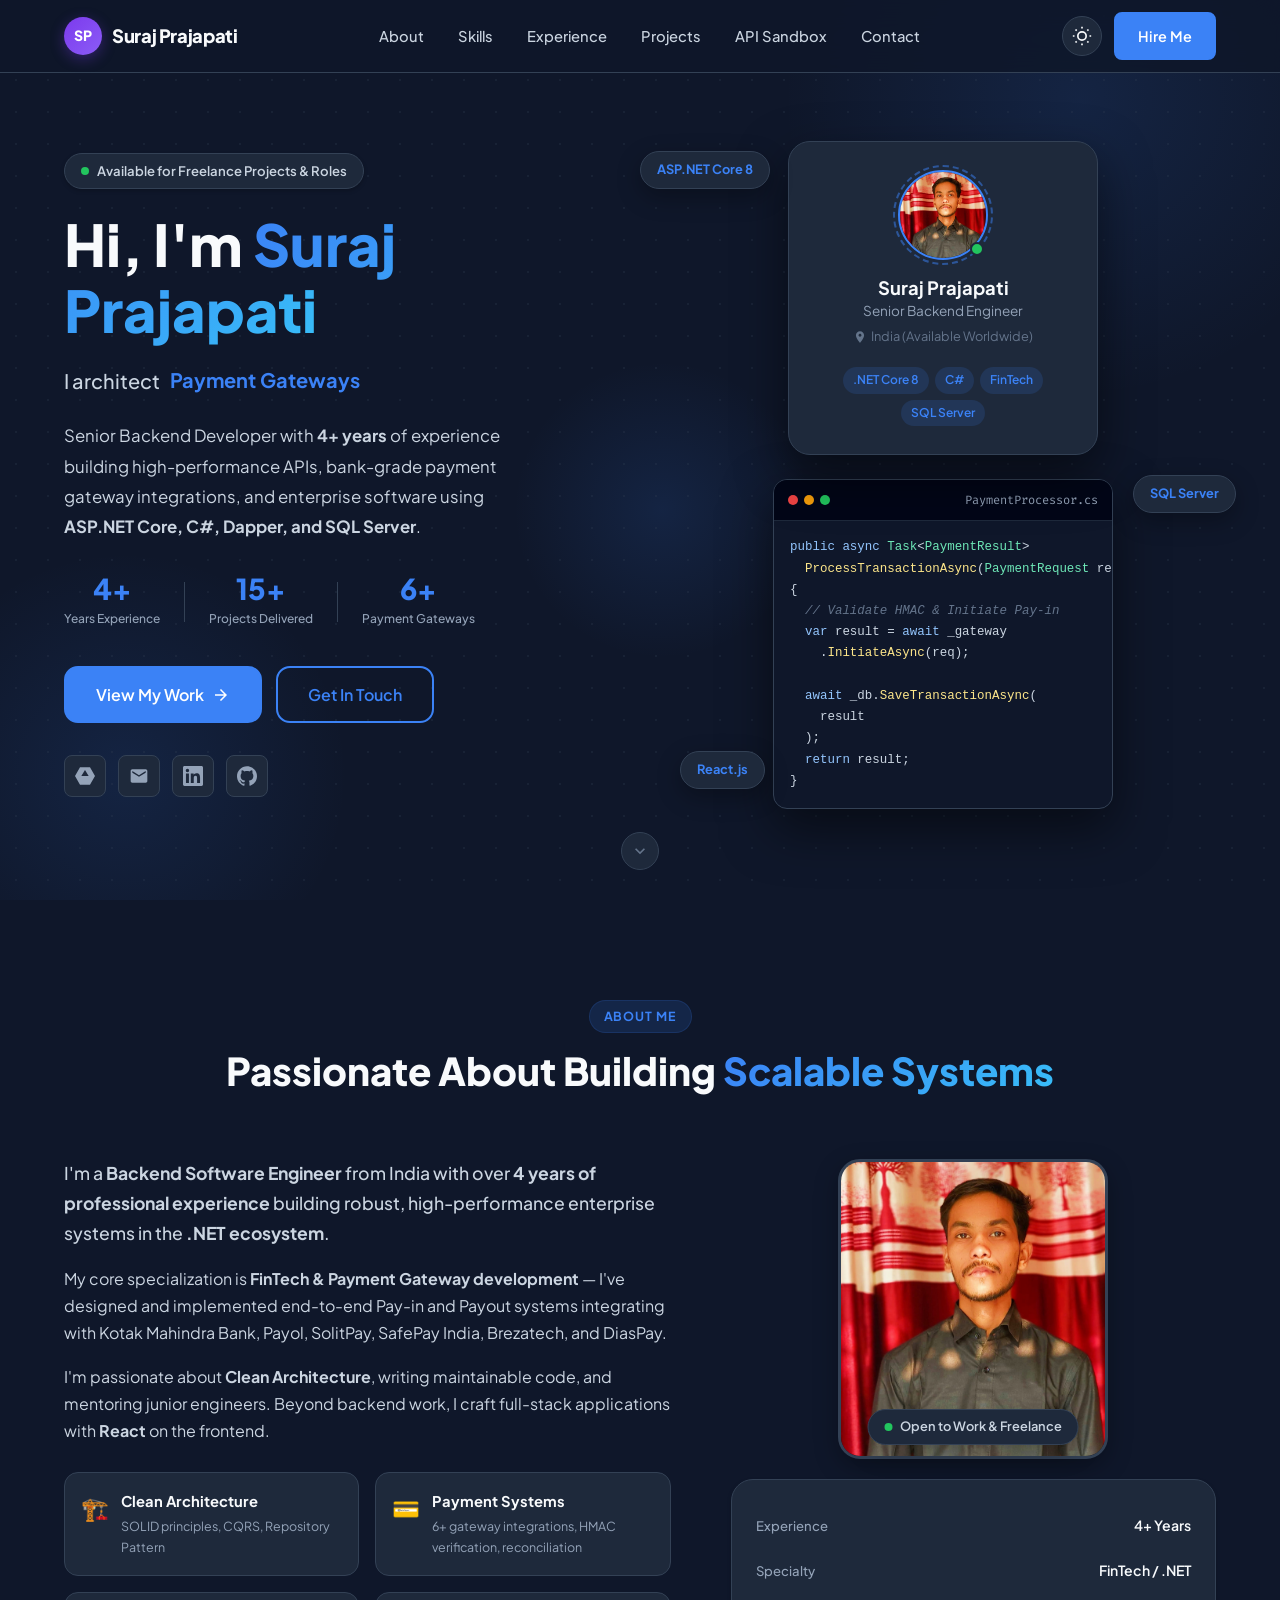
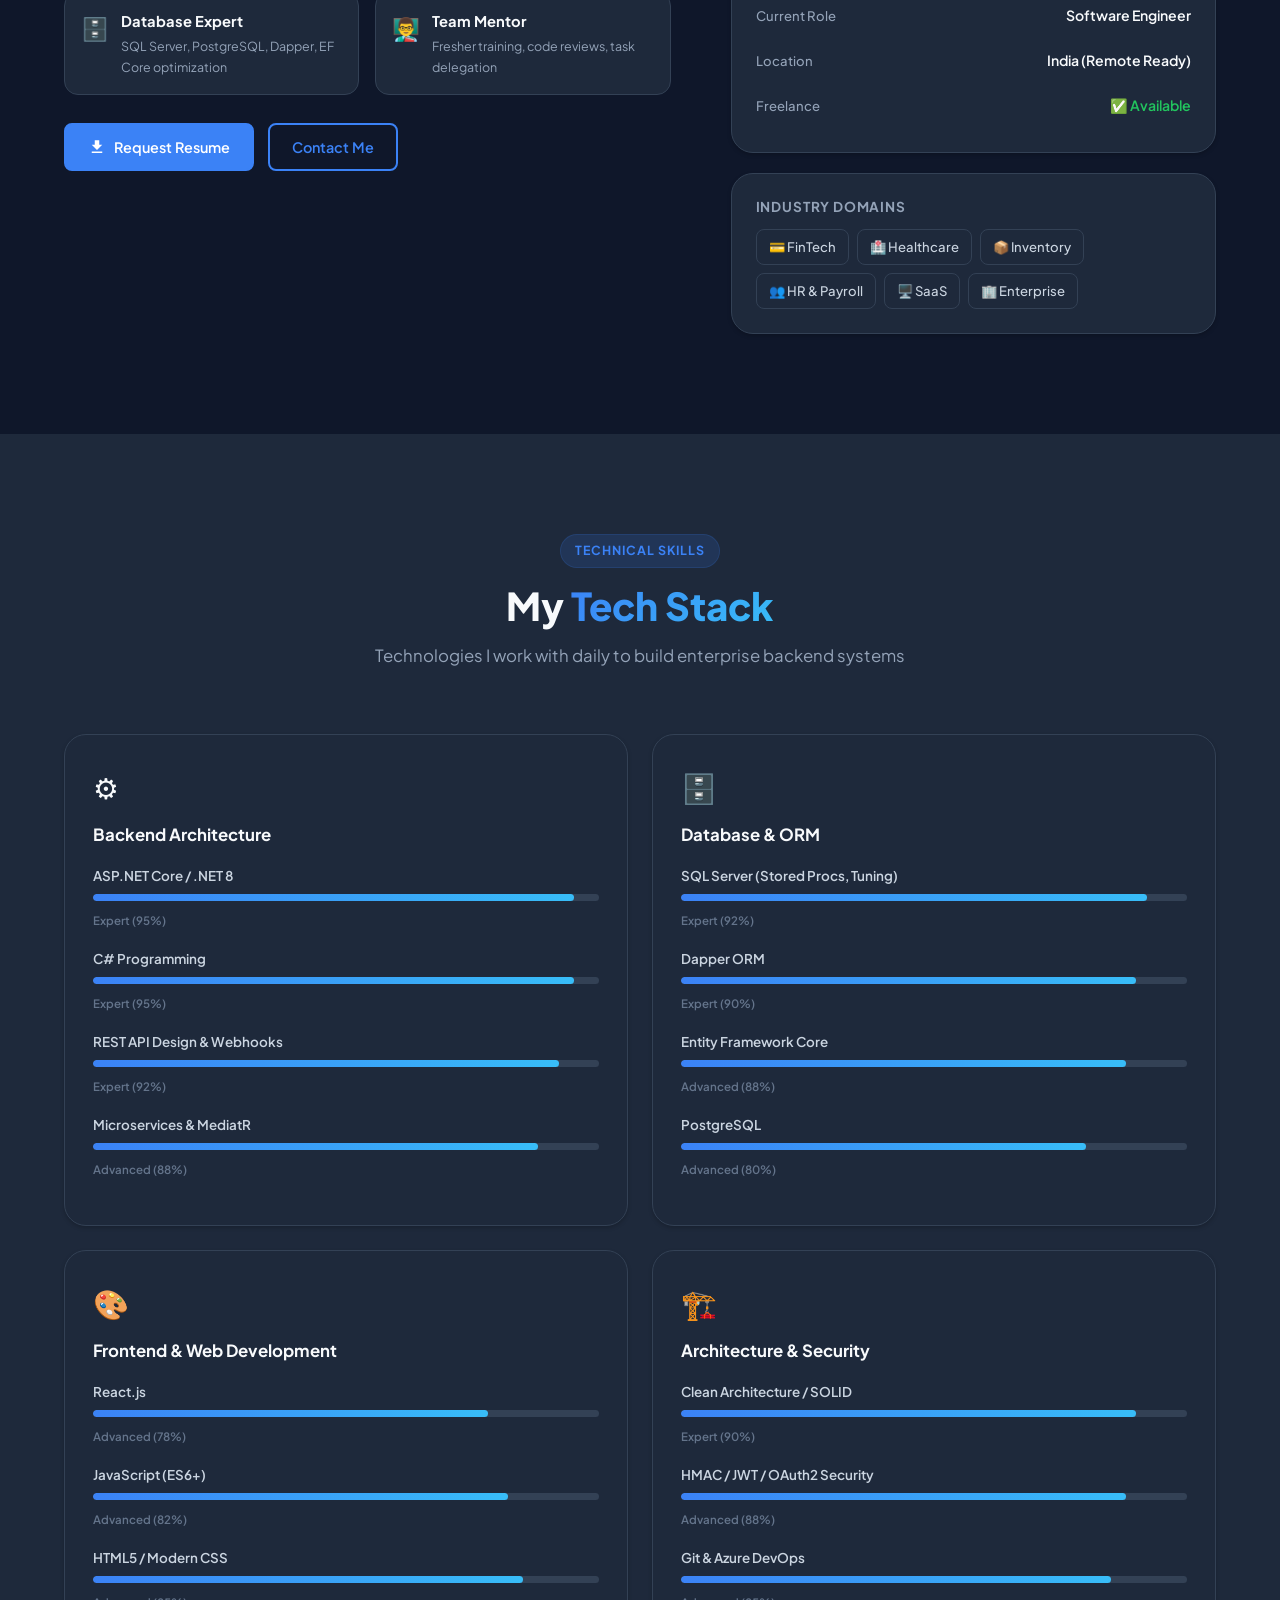
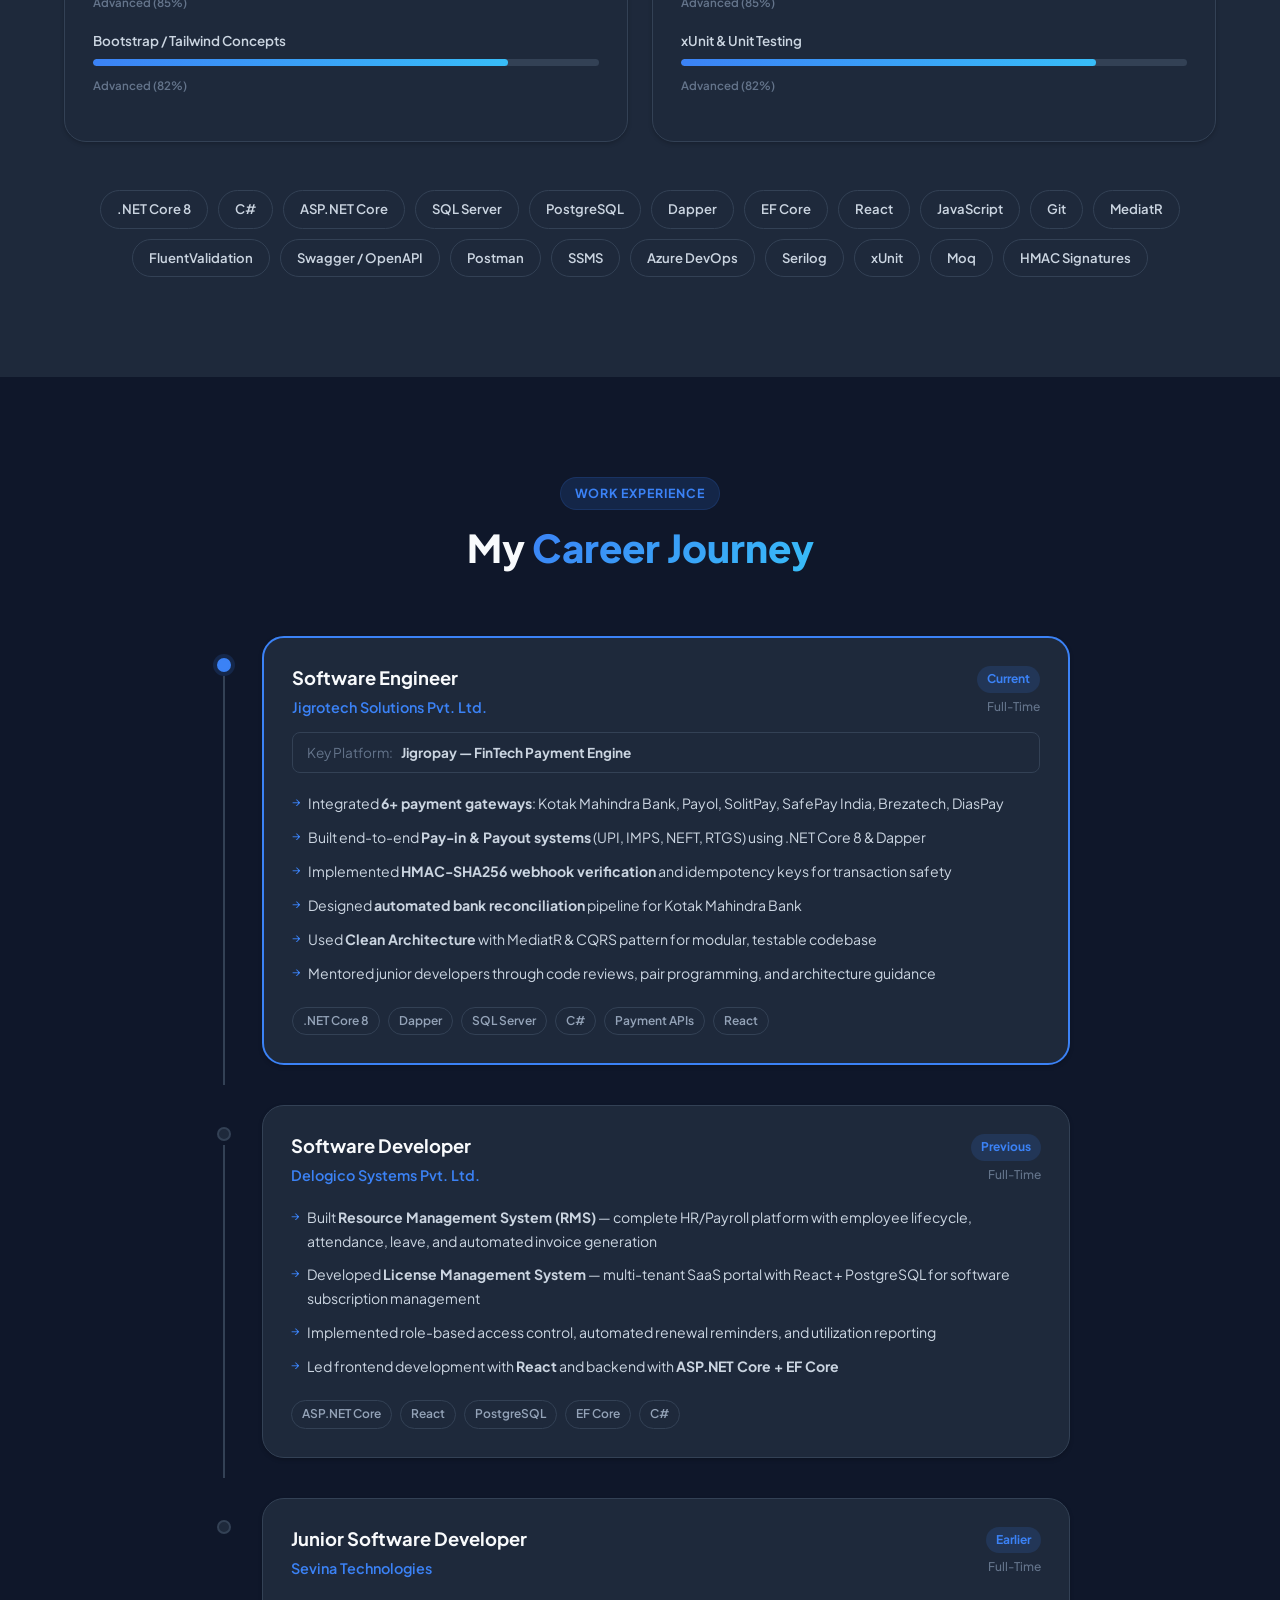
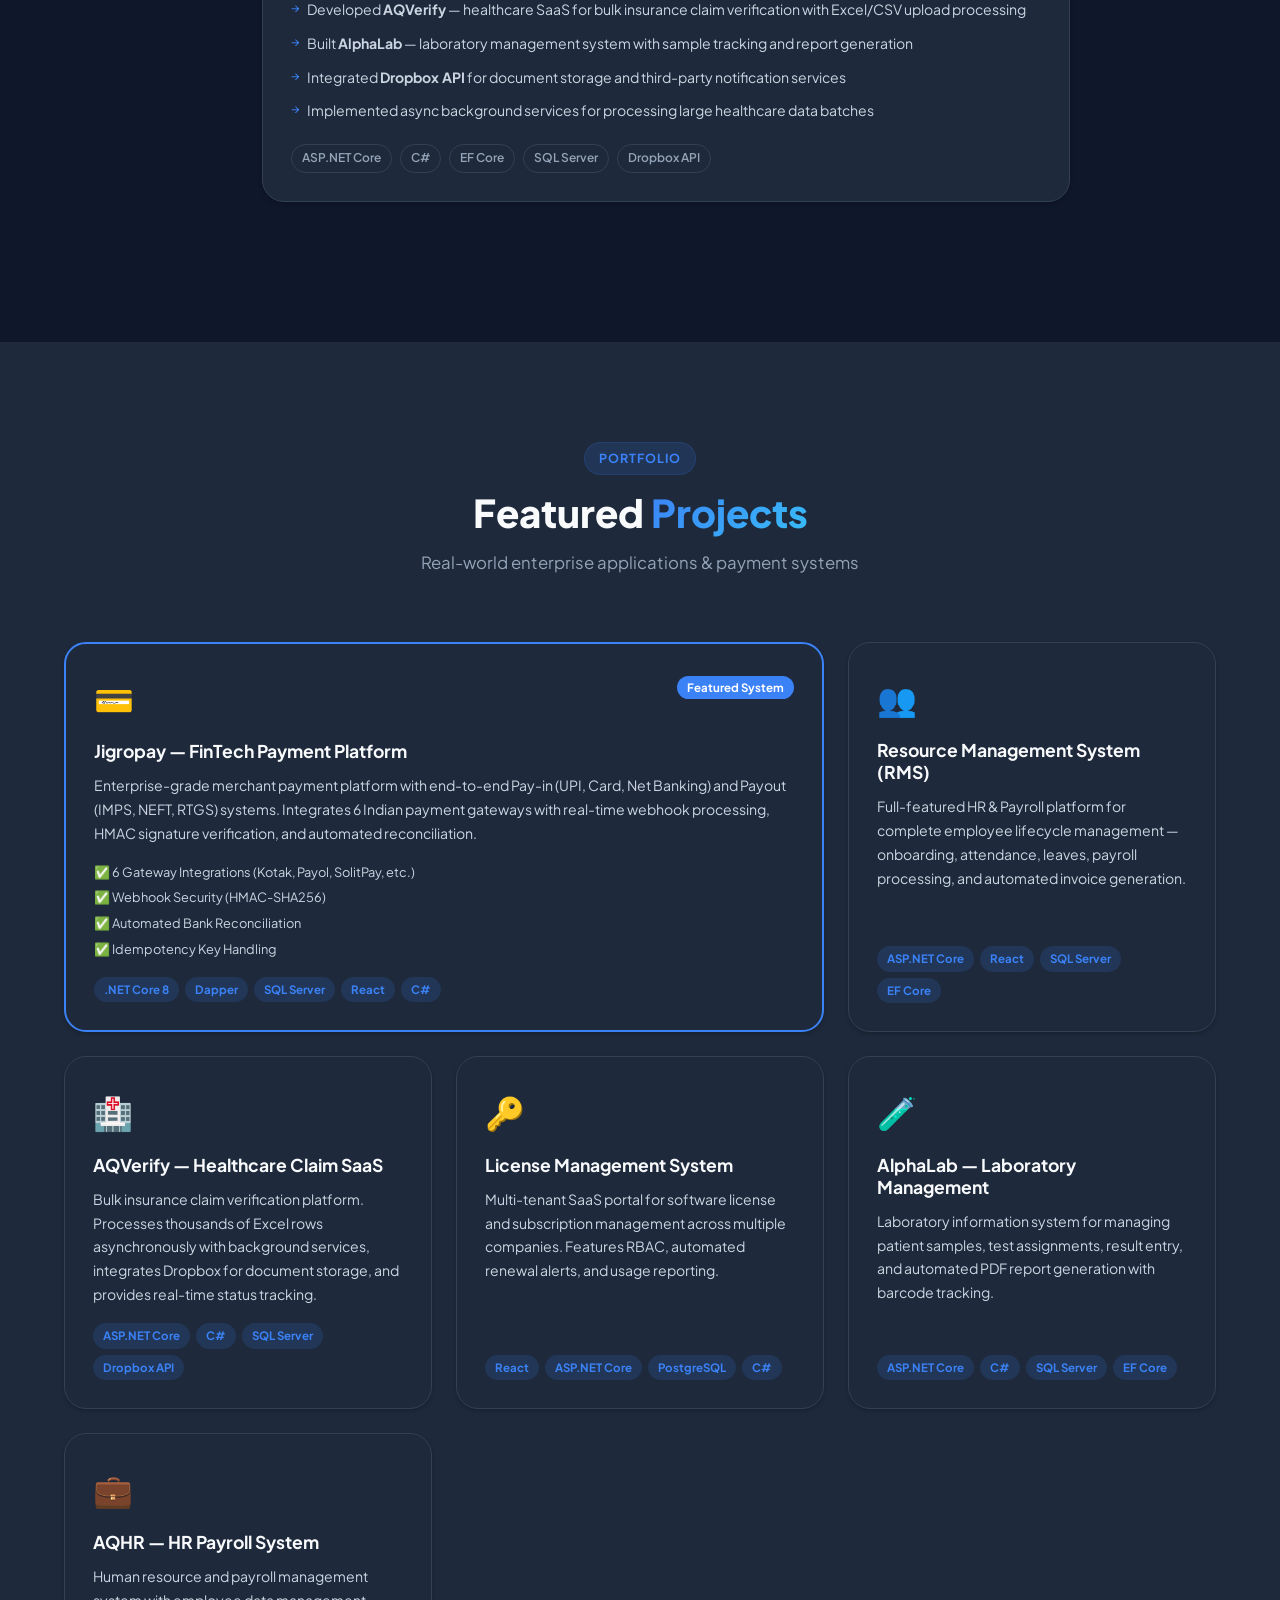
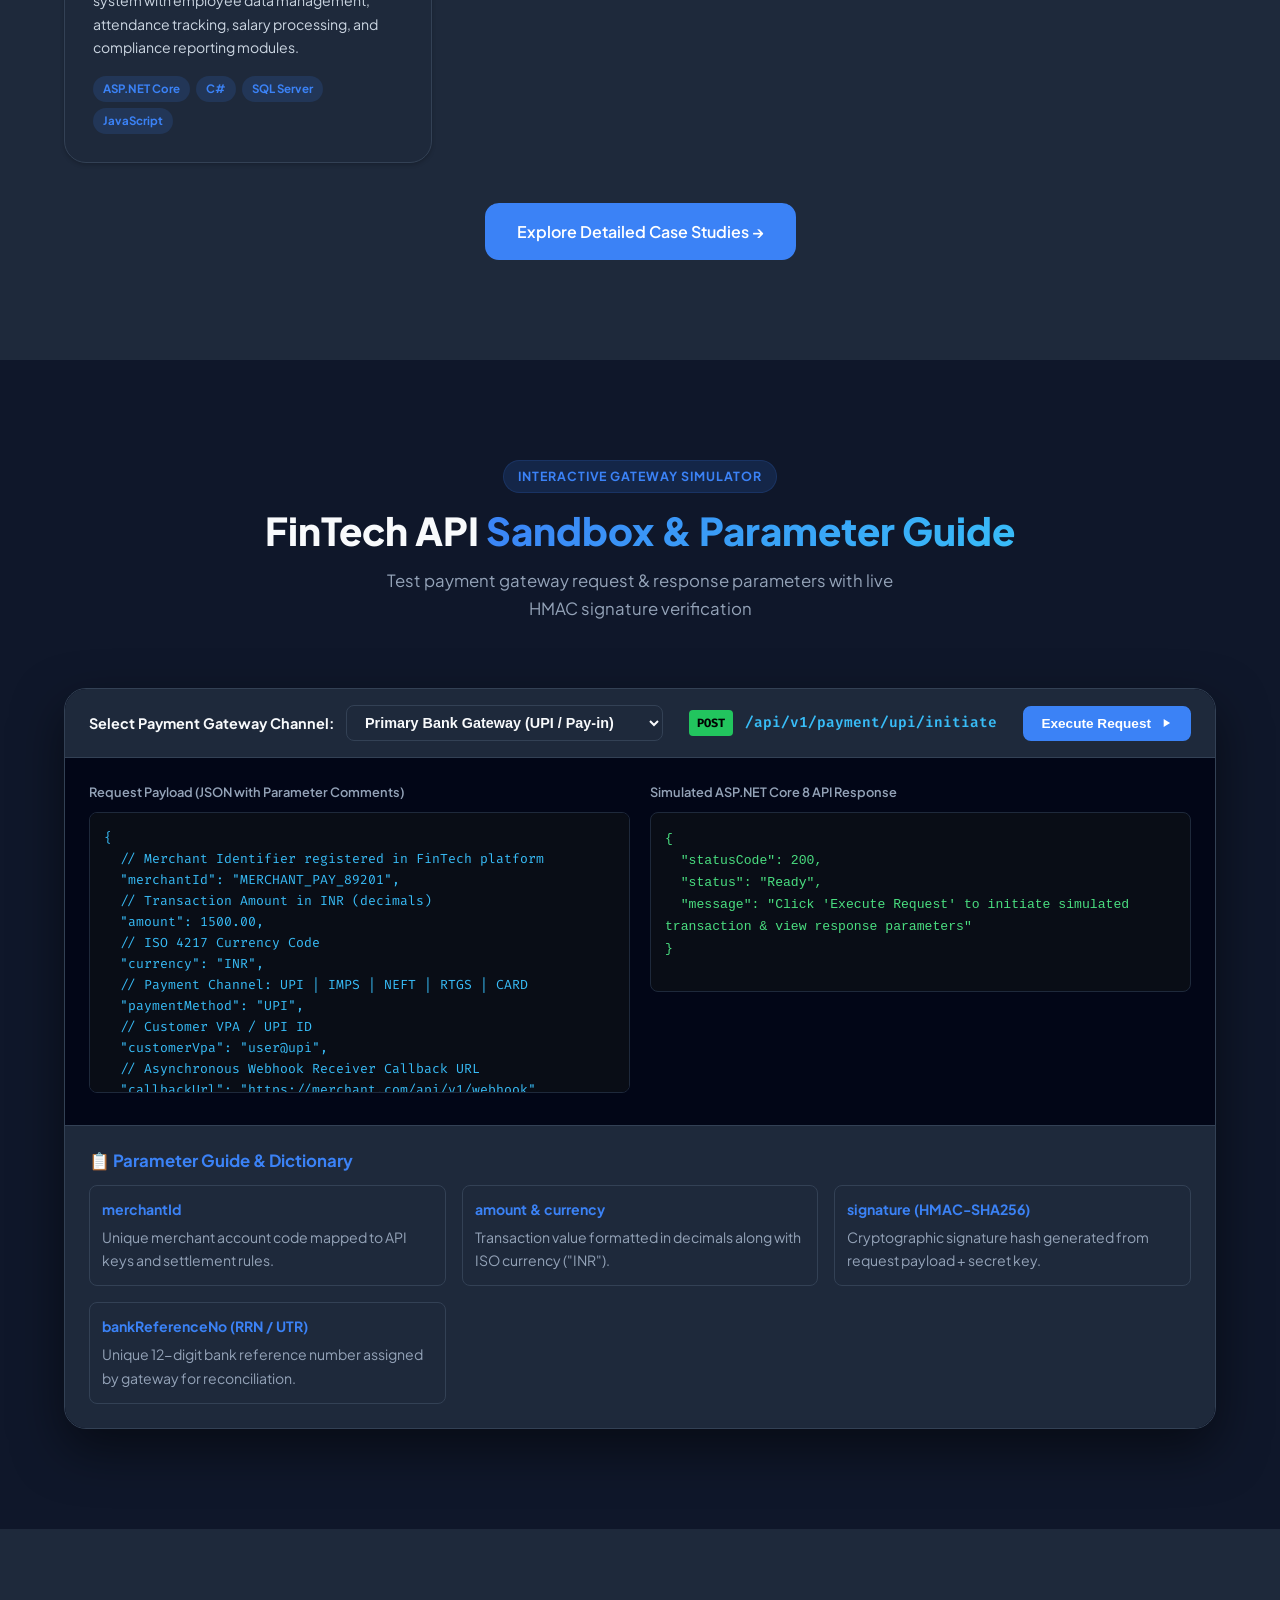
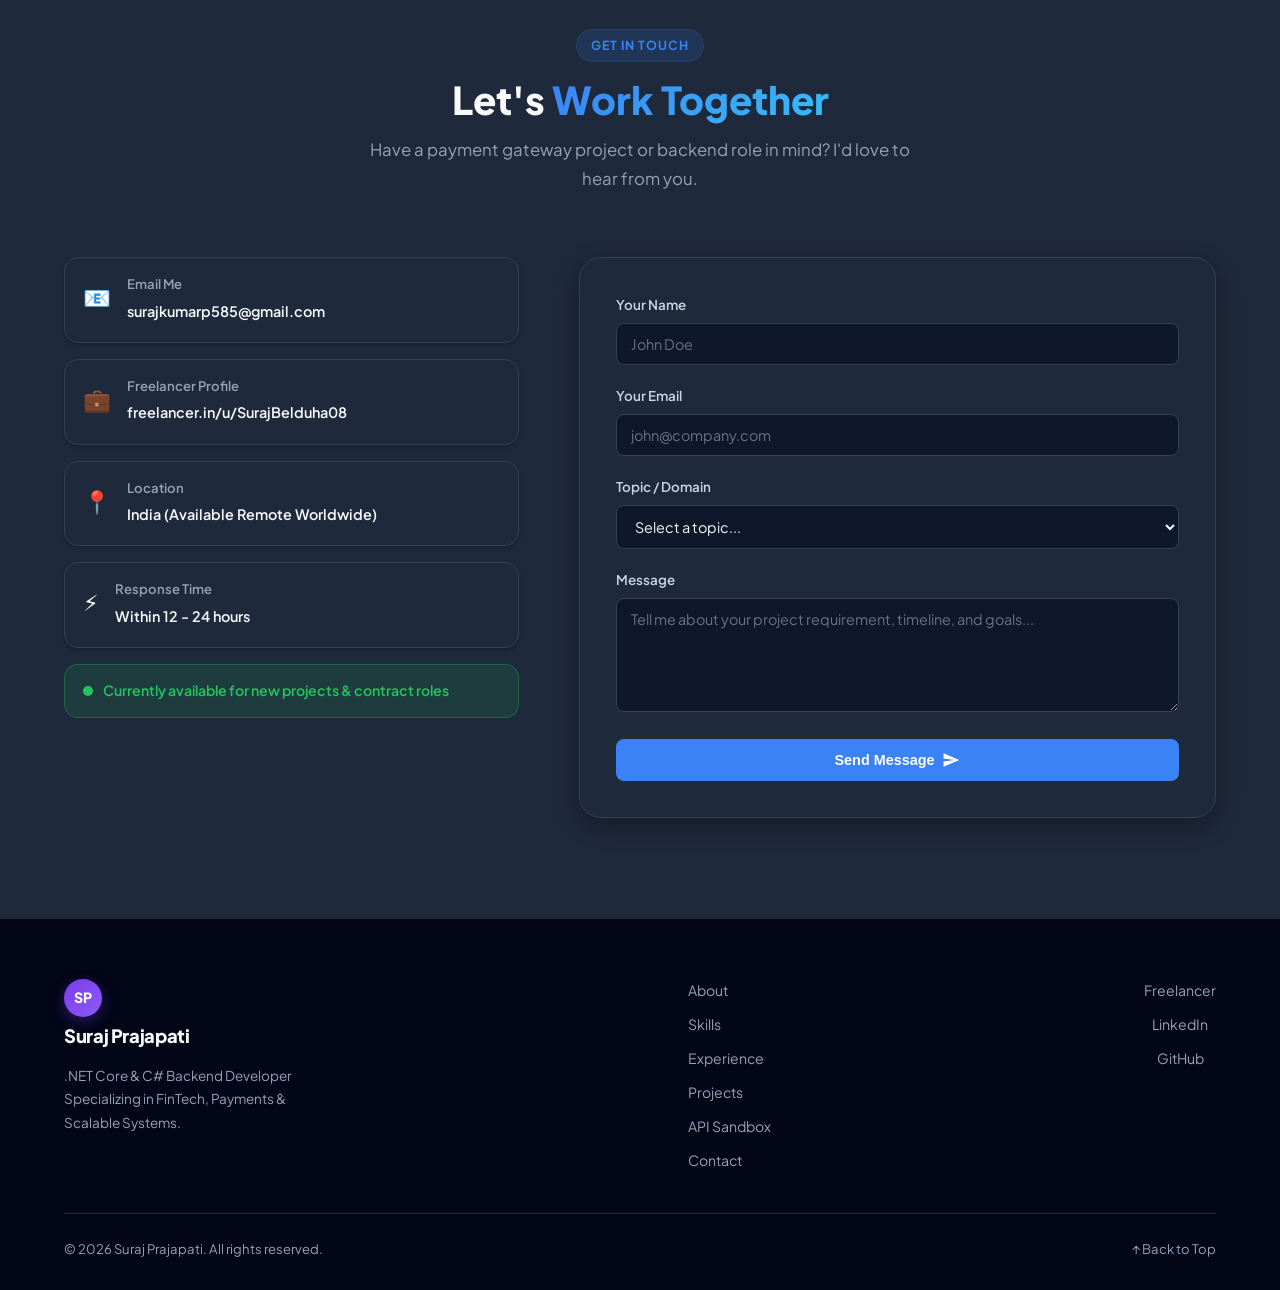
<file: index.html>
<!DOCTYPE html>
<html lang="en" data-theme="dark">
<head>
  <meta charset="UTF-8" />
  <meta name="viewport" content="width=device-width, initial-scale=1.0" />
  <title>Suraj Prajapati | .NET Core & C# Backend Developer</title>
  <meta name="description" content="Suraj Prajapati – Senior .NET Core & C# Backend Developer specializing in FinTech, Payment Gateway Integration, and scalable web APIs. 4+ years of experience." />
  <meta name="keywords" content="Suraj Prajapati, .NET Core Developer, C# Developer, ASP.NET Core, FinTech Developer, Payment Gateway, SQL Server, Backend Developer India" />
  <meta property="og:title" content="Suraj Prajapati | .NET Core & C# Developer" />
  <meta property="og:description" content="FinTech Backend Engineer with 4+ years building payment systems, REST APIs, and enterprise software using .NET Core, C#, SQL Server." />
  <meta property="og:type" content="website" />
  <link rel="preconnect" href="https://fonts.googleapis.com" />
  <link rel="preconnect" href="https://fonts.gstatic.com" crossorigin />
  <link href="https://fonts.googleapis.com/css2?family=Plus+Jakarta+Sans:wght@300;400;500;600;700;800&family=Fira+Code:wght@400;500;600&display=swap" rel="stylesheet" />
  <link rel="stylesheet" href="style.css" />
</head>
<body>

  <!-- ===== NAVIGATION ===== -->
  <nav class="navbar" id="navbar">
    <div class="nav-container">
      <a href="#hero" class="nav-logo">
        <div class="logo-avatar">SP</div>
        <span class="logo-name">Suraj Prajapati</span>
      </a>
      <ul class="nav-links" id="navLinks">
        <li><a href="#about" class="nav-link">About</a></li>
        <li><a href="#skills" class="nav-link">Skills</a></li>
        <li><a href="#experience" class="nav-link">Experience</a></li>
        <li><a href="projects.html" class="nav-link">Projects</a></li>
        <li><a href="#playground" class="nav-link">API Sandbox</a></li>
        <!-- <li><a href="blog.html" class="nav-link">Blog</a></li> -->
        <li><a href="#contact" class="nav-link">Contact</a></li>
      </ul>
      <div class="nav-actions">
        <button class="theme-toggle" id="themeToggle" title="Toggle Theme" aria-label="Toggle theme">
          <svg class="sun-icon" width="20" height="20" viewBox="0 0 24 24" fill="none" stroke="currentColor" stroke-width="2"><circle cx="12" cy="12" r="5"/><path d="M12 1v2M12 21v2M4.22 4.22l1.42 1.42M18.36 18.36l1.42 1.42M1 12h2M21 12h2M4.22 19.78l1.42-1.42M18.36 5.64l1.42-1.42"/></svg>
          <svg class="moon-icon" width="20" height="20" viewBox="0 0 24 24" fill="none" stroke="currentColor" stroke-width="2"><path d="M21 12.79A9 9 0 1 1 11.21 3 7 7 0 0 0 21 12.79z"/></svg>
        </button>
        <a href="#contact" class="btn btn-primary nav-cta">Hire Me</a>
      </div>
      <button class="hamburger" id="hamburger" aria-label="Toggle menu">
        <span></span><span></span><span></span>
      </button>
    </div>
  </nav>

  <!-- ===== HERO SECTION ===== -->
  <section class="hero" id="hero">
    <div class="hero-bg-shapes">
      <div class="shape shape-1"></div>
      <div class="shape shape-2"></div>
      <div class="shape shape-3"></div>
      <div class="grid-overlay"></div>
    </div>
    <div class="hero-container">
      <div class="hero-content">
        <div class="hero-badge">
          <span class="badge-dot"></span>
          Available for Freelance Projects & Roles
        </div>
        <h1 class="hero-title">
          Hi, I'm <span class="highlight">Suraj Prajapati</span>
        </h1>
        <div class="hero-role">
          <span class="role-prefix">I architect</span>
          <div class="role-rotator">
            <span class="role-item active">.NET Core 8 APIs</span>
            <span class="role-item">Payment Gateways</span>
            <span class="role-item">FinTech Backends</span>
            <span class="role-item">Scalable Systems</span>
          </div>
        </div>
        <p class="hero-desc">
          Senior Backend Developer with <strong>4+ years</strong> of experience building
          high-performance APIs, bank-grade payment gateway integrations, and enterprise
          software using <strong>ASP.NET Core, C#, Dapper, and SQL Server</strong>.
        </p>
        <div class="hero-stats">
          <div class="stat">
            <span class="stat-num">4+</span>
            <span class="stat-label">Years Experience</span>
          </div>
          <div class="stat-divider"></div>
          <div class="stat">
            <span class="stat-num">15+</span>
            <span class="stat-label">Projects Delivered</span>
          </div>
          <div class="stat-divider"></div>
          <div class="stat">
            <span class="stat-num">6+</span>
            <span class="stat-label">Payment Gateways</span>
          </div>
        </div>
        <div class="hero-actions">
          <a href="#projects" class="btn btn-primary btn-lg">
            <span>View My Work</span>
            <svg width="18" height="18" viewBox="0 0 24 24" fill="currentColor"><path d="M12 4l-1.41 1.41L16.17 11H4v2h12.17l-5.58 5.59L12 20l8-8z"/></svg>
          </a>
          <a href="#contact" class="btn btn-outline btn-lg">Get In Touch</a>
        </div>
        <div class="hero-socials">
          <a href="https://www.freelancer.in/u/SurajBelduha08" target="_blank" rel="noopener" class="social-link" title="Freelancer Profile">
            <svg width="20" height="20" viewBox="0 0 24 24" fill="currentColor"><path d="M6.002 1.61 0 12.004 6.002 22.39h11.996L24 12.004 17.998 1.61zm1.593 10.394L12 4.89l4.405 7.114H7.595z"/></svg>
          </a>
          <a href="mailto:surajkumarp585@gmail.com" class="social-link" title="Email Suraj">
            <svg width="20" height="20" viewBox="0 0 24 24" fill="currentColor"><path d="M20 4H4c-1.1 0-2 .9-2 2v12c0 1.1.9 2 2 2h16c1.1 0 2-.9 2-2V6c0-1.1-.9-2-2-2zm0 4l-8 5-8-5V6l8 5 8-5v2z"/></svg>
          </a>
          <a href="https://www.linkedin.com/in/suraj-prajapati-201ba222b/" target="_blank" rel="noopener" class="social-link" title="LinkedIn">
            <svg width="20" height="20" viewBox="0 0 24 24" fill="currentColor"><path d="M20.447 20.452h-3.554v-5.569c0-1.328-.027-3.037-1.852-3.037-1.853 0-2.136 1.445-2.136 2.939v5.667H9.351V9h3.414v1.561h.046c.477-.9 1.637-1.85 3.37-1.85 3.601 0 4.267 2.37 4.267 5.455v6.286zM5.337 7.433a2.062 2.062 0 0 1-2.063-2.065 2.064 2.064 0 1 1 2.063 2.065zm1.782 13.019H3.555V9h3.564v11.452zM22.225 0H1.771C.792 0 0 .774 0 1.729v20.542C0 23.227.792 24 1.771 24h20.451C23.2 24 24 23.227 24 22.271V1.729C24 .774 23.2 0 22.222 0h.003z"/></svg>
          </a>
          <a href="https://github.com/surajbelduha" target="_blank" rel="noopener" class="social-link" title="GitHub">
            <svg width="20" height="20" viewBox="0 0 24 24" fill="currentColor"><path d="M12 .297c-6.63 0-12 5.373-12 12 0 5.303 3.438 9.8 8.205 11.385.6.113.82-.258.82-.577 0-.285-.01-1.04-.015-2.04-3.338.724-4.042-1.61-4.042-1.61C4.422 18.07 3.633 17.7 3.633 17.7c-1.087-.744.084-.729.084-.729 1.205.084 1.838 1.236 1.838 1.236 1.07 1.835 2.809 1.305 3.495.998.108-.776.417-1.305.76-1.605-2.665-.3-5.466-1.332-5.466-5.93 0-1.31.465-2.38 1.235-3.22-.135-.303-.54-1.523.105-3.176 0 0 1.005-.322 3.3 1.23.96-.267 1.98-.399 3-.405 1.02.006 2.04.138 3 .405 2.28-1.552 3.285-1.23 3.285-1.23.645 1.653.24 2.873.12 3.176.765.84 1.23 1.91 1.23 3.22 0 4.61-2.805 5.625-5.475 5.92.42.36.81 1.096.81 2.22 0 1.606-.015 2.896-.015 3.286 0 .315.21.69.825.57C20.565 22.092 24 17.592 24 12.297c0-6.627-5.373-12-12-12"/></svg>
          </a>
        </div>
      </div>
      <div class="hero-visual">
        <div class="profile-card">
          <div class="profile-avatar">
            <img src="SurajImage.jpg" alt="Suraj Prajapati" class="avatar-photo" />
            <div class="avatar-ring"></div>
            <div class="avatar-status"></div>
          </div>
          <div class="profile-info">
            <h3>Suraj Prajapati</h3>
            <p>Senior Backend Engineer</p>
            <div class="profile-location">
              <svg width="14" height="14" viewBox="0 0 24 24" fill="currentColor"><path d="M12 2C8.13 2 5 5.13 5 9c0 5.25 7 13 7 13s7-7.75 7-13c0-3.87-3.13-7-7-7zm0 9.5c-1.38 0-2.5-1.12-2.5-2.5s1.12-2.5 2.5-2.5 2.5 1.12 2.5 2.5-1.12 2.5-2.5 2.5z"/></svg>
              India (Available Worldwide)
            </div>
          </div>
          <div class="profile-tags">
            <span class="tag">.NET Core 8</span>
            <span class="tag">C#</span>
            <span class="tag">FinTech</span>
            <span class="tag">SQL Server</span>
          </div>
        </div>
        <div class="code-snippet">
          <div class="code-header">
            <div class="code-dots">
              <span class="dot red"></span>
              <span class="dot yellow"></span>
              <span class="dot green"></span>
            </div>
            <span class="code-filename">PaymentProcessor.cs</span>
          </div>
          <pre class="code-body"><code><span class="kw">public async</span> <span class="type">Task</span>&lt;<span class="type">PaymentResult</span>&gt;
  <span class="fn">ProcessTransactionAsync</span>(<span class="type">PaymentRequest</span> req)
{
  <span class="cm">// Validate HMAC &amp; Initiate Pay-in</span>
  <span class="kw">var</span> result = <span class="kw">await</span> _gateway
    .<span class="fn">InitiateAsync</span>(req);

  <span class="kw">await</span> _db.<span class="fn">SaveTransactionAsync</span>(
    result
  );
  <span class="kw">return</span> result;
}</code></pre>
        </div>
        <div class="tech-float tech-1">ASP.NET Core 8</div>
        <div class="tech-float tech-2">SQL Server</div>
        <div class="tech-float tech-3">React.js</div>
      </div>
    </div>
    <a href="#about" class="scroll-down" aria-label="Scroll to About section">
      <svg width="20" height="20" viewBox="0 0 24 24" fill="currentColor"><path d="M7.41 8.59L12 13.17l4.59-4.58L18 10l-6 6-6-6 1.41-1.41z"/></svg>
    </a>
  </section>

  <!-- ===== ABOUT SECTION ===== -->
  <section class="section about-section" id="about">
    <div class="container">
      <div class="section-header">
        <span class="section-tag">About Me</span>
        <h2 class="section-title">Passionate About Building <span class="highlight">Scalable Systems</span></h2>
      </div>
      <div class="about-grid">
        <div class="about-text">
          <p class="about-lead">
            I'm a <strong>Backend Software Engineer</strong> from India with over
            <strong>4 years of professional experience</strong> building robust, high-performance
            enterprise systems in the <strong>.NET ecosystem</strong>.
          </p>
          <p>
            My core specialization is <strong>FinTech & Payment Gateway development</strong> —
            I've designed and implemented end-to-end Pay-in and Payout systems integrating
            with Kotak Mahindra Bank, Payol, SolitPay, SafePay India, Brezatech, and DiasPay.
          </p>
          <p>
            I'm passionate about <strong>Clean Architecture</strong>, writing maintainable code,
            and mentoring junior engineers. Beyond backend work, I craft full-stack applications with <strong>React</strong> on the frontend.
          </p>
          <div class="about-highlights">
            <div class="highlight-item">
              <div class="highlight-icon">🏗️</div>
              <div>
                <strong>Clean Architecture</strong>
                <p>SOLID principles, CQRS, Repository Pattern</p>
              </div>
            </div>
            <div class="highlight-item">
              <div class="highlight-icon">💳</div>
              <div>
                <strong>Payment Systems</strong>
                <p>6+ gateway integrations, HMAC verification, reconciliation</p>
              </div>
            </div>
            <div class="highlight-item">
              <div class="highlight-icon">🗄️</div>
              <div>
                <strong>Database Expert</strong>
                <p>SQL Server, PostgreSQL, Dapper, EF Core optimization</p>
              </div>
            </div>
            <div class="highlight-item">
              <div class="highlight-icon">👨‍🏫</div>
              <div>
                <strong>Team Mentor</strong>
                <p>Fresher training, code reviews, task delegation</p>
              </div>
            </div>
          </div>
          <div class="about-actions">
            <a href="mailto:surajkumarp585@gmail.com?subject=Requesting%20Resume%20-%20Suraj%20Prajapati" class="btn btn-primary">
              <svg width="18" height="18" viewBox="0 0 24 24" fill="currentColor"><path d="M19 9h-4V3H9v6H5l7 7 7-7zM5 18v2h14v-2H5z"/></svg>
              <span>Request Resume</span>
            </a>
            <a href="#contact" class="btn btn-outline">Contact Me</a>
          </div>
        </div>
        <div class="about-cards">
          <div class="about-photo-wrap">
            <img src="SurajImage.jpg" alt="Suraj Prajapati" class="about-photo" />
            <div class="about-photo-badge">
              <span class="badge-dot"></span>
              Open to Work & Freelance
            </div>
          </div>
          <div class="info-card">
            <div class="info-row">
              <span class="info-label">Experience</span>
              <span class="info-value">4+ Years</span>
            </div>
            <div class="info-row">
              <span class="info-label">Specialty</span>
              <span class="info-value">FinTech / .NET</span>
            </div>
            <div class="info-row">
              <span class="info-label">Current Role</span>
              <span class="info-value">Software Engineer</span>
            </div>
            <div class="info-row">
              <span class="info-label">Location</span>
              <span class="info-value">India (Remote Ready)</span>
            </div>
            <div class="info-row">
              <span class="info-label">Freelance</span>
              <span class="info-value available">✅ Available</span>
            </div>
          </div>
          <div class="domains-card">
            <h4>Industry Domains</h4>
            <div class="domain-list">
              <span class="domain-item">💳 FinTech</span>
              <span class="domain-item">🏥 Healthcare</span>
              <span class="domain-item">📦 Inventory</span>
              <span class="domain-item">👥 HR & Payroll</span>
              <span class="domain-item">🖥️ SaaS</span>
              <span class="domain-item">🏢 Enterprise</span>
            </div>
          </div>
        </div>
      </div>
    </div>
  </section>

  <!-- ===== SKILLS SECTION ===== -->
  <section class="section skills-section" id="skills">
    <div class="container">
      <div class="section-header">
        <span class="section-tag">Technical Skills</span>
        <h2 class="section-title">My <span class="highlight">Tech Stack</span></h2>
        <p class="section-subtitle">Technologies I work with daily to build enterprise backend systems</p>
      </div>
      <div class="skills-grid">
        <div class="skill-category">
          <div class="skill-cat-icon">⚙️</div>
          <h3 class="skill-cat-title">Backend Architecture</h3>
          <div class="skill-items">
            <div class="skill-item">
              <span class="skill-name">ASP.NET Core / .NET 8</span>
              <div class="skill-bar"><div class="skill-fill" style="width:95%"></div></div>
              <span class="skill-pct">Expert (95%)</span>
            </div>
            <div class="skill-item">
              <span class="skill-name">C# Programming</span>
              <div class="skill-bar"><div class="skill-fill" style="width:95%"></div></div>
              <span class="skill-pct">Expert (95%)</span>
            </div>
            <div class="skill-item">
              <span class="skill-name">REST API Design & Webhooks</span>
              <div class="skill-bar"><div class="skill-fill" style="width:92%"></div></div>
              <span class="skill-pct">Expert (92%)</span>
            </div>
            <div class="skill-item">
              <span class="skill-name">Microservices & MediatR</span>
              <div class="skill-bar"><div class="skill-fill" style="width:88%"></div></div>
              <span class="skill-pct">Advanced (88%)</span>
            </div>
          </div>
        </div>
        <div class="skill-category">
          <div class="skill-cat-icon">🗄️</div>
          <h3 class="skill-cat-title">Database & ORM</h3>
          <div class="skill-items">
            <div class="skill-item">
              <span class="skill-name">SQL Server (Stored Procs, Tuning)</span>
              <div class="skill-bar"><div class="skill-fill" style="width:92%"></div></div>
              <span class="skill-pct">Expert (92%)</span>
            </div>
            <div class="skill-item">
              <span class="skill-name">Dapper ORM</span>
              <div class="skill-bar"><div class="skill-fill" style="width:90%"></div></div>
              <span class="skill-pct">Expert (90%)</span>
            </div>
            <div class="skill-item">
              <span class="skill-name">Entity Framework Core</span>
              <div class="skill-bar"><div class="skill-fill" style="width:88%"></div></div>
              <span class="skill-pct">Advanced (88%)</span>
            </div>
            <div class="skill-item">
              <span class="skill-name">PostgreSQL</span>
              <div class="skill-bar"><div class="skill-fill" style="width:80%"></div></div>
              <span class="skill-pct">Advanced (80%)</span>
            </div>
          </div>
        </div>
        <div class="skill-category">
          <div class="skill-cat-icon">🎨</div>
          <h3 class="skill-cat-title">Frontend & Web Development</h3>
          <div class="skill-items">
            <div class="skill-item">
              <span class="skill-name">React.js</span>
              <div class="skill-bar"><div class="skill-fill" style="width:78%"></div></div>
              <span class="skill-pct">Advanced (78%)</span>
            </div>
            <div class="skill-item">
              <span class="skill-name">JavaScript (ES6+)</span>
              <div class="skill-bar"><div class="skill-fill" style="width:82%"></div></div>
              <span class="skill-pct">Advanced (82%)</span>
            </div>
            <div class="skill-item">
              <span class="skill-name">HTML5 / Modern CSS</span>
              <div class="skill-bar"><div class="skill-fill" style="width:85%"></div></div>
              <span class="skill-pct">Advanced (85%)</span>
            </div>
            <div class="skill-item">
              <span class="skill-name">Bootstrap / Tailwind Concepts</span>
              <div class="skill-bar"><div class="skill-fill" style="width:82%"></div></div>
              <span class="skill-pct">Advanced (82%)</span>
            </div>
          </div>
        </div>
        <div class="skill-category">
          <div class="skill-cat-icon">🏗️</div>
          <h3 class="skill-cat-title">Architecture & Security</h3>
          <div class="skill-items">
            <div class="skill-item">
              <span class="skill-name">Clean Architecture / SOLID</span>
              <div class="skill-bar"><div class="skill-fill" style="width:90%"></div></div>
              <span class="skill-pct">Expert (90%)</span>
            </div>
            <div class="skill-item">
              <span class="skill-name">HMAC / JWT / OAuth2 Security</span>
              <div class="skill-bar"><div class="skill-fill" style="width:88%"></div></div>
              <span class="skill-pct">Advanced (88%)</span>
            </div>
            <div class="skill-item">
              <span class="skill-name">Git & Azure DevOps</span>
              <div class="skill-bar"><div class="skill-fill" style="width:85%"></div></div>
              <span class="skill-pct">Advanced (85%)</span>
            </div>
            <div class="skill-item">
              <span class="skill-name">xUnit & Unit Testing</span>
              <div class="skill-bar"><div class="skill-fill" style="width:82%"></div></div>
              <span class="skill-pct">Advanced (82%)</span>
            </div>
          </div>
        </div>
      </div>
      <div class="tech-badges">
        <span class="tech-badge">.NET Core 8</span>
        <span class="tech-badge">C#</span>
        <span class="tech-badge">ASP.NET Core</span>
        <span class="tech-badge">SQL Server</span>
        <span class="tech-badge">PostgreSQL</span>
        <span class="tech-badge">Dapper</span>
        <span class="tech-badge">EF Core</span>
        <span class="tech-badge">React</span>
        <span class="tech-badge">JavaScript</span>
        <span class="tech-badge">Git</span>
        <span class="tech-badge">MediatR</span>
        <span class="tech-badge">FluentValidation</span>
        <span class="tech-badge">Swagger / OpenAPI</span>
        <span class="tech-badge">Postman</span>
        <span class="tech-badge">SSMS</span>
        <span class="tech-badge">Azure DevOps</span>
        <span class="tech-badge">Serilog</span>
        <span class="tech-badge">xUnit</span>
        <span class="tech-badge">Moq</span>
        <span class="tech-badge">HMAC Signatures</span>
      </div>
    </div>
  </section>

  <!-- ===== EXPERIENCE SECTION ===== -->
  <section class="section experience-section" id="experience">
    <div class="container">
      <div class="section-header">
        <span class="section-tag">Work Experience</span>
        <h2 class="section-title">My <span class="highlight">Career Journey</span></h2>
      </div>
      <div class="timeline">

        <div class="timeline-item">
          <div class="timeline-marker">
            <div class="marker-dot current"></div>
            <div class="marker-line"></div>
          </div>
          <div class="timeline-card current-job">
            <div class="job-header">
              <div class="job-info">
                <h3 class="job-title">Software Engineer</h3>
                <span class="job-company">Jigrotech Solutions Pvt. Ltd.</span>
              </div>
              <div class="job-meta">
                <span class="job-duration">Current</span>
                <span class="job-type">Full-Time</span>
              </div>
            </div>
            <div class="job-project">
              <span class="project-label">Key Platform:</span>
              <strong>Jigropay — FinTech Payment Engine</strong>
            </div>
            <ul class="job-points">
              <li>Integrated <strong>6+ payment gateways</strong>: Kotak Mahindra Bank, Payol, SolitPay, SafePay India, Brezatech, DiasPay</li>
              <li>Built end-to-end <strong>Pay-in & Payout systems</strong> (UPI, IMPS, NEFT, RTGS) using .NET Core 8 & Dapper</li>
              <li>Implemented <strong>HMAC-SHA256 webhook verification</strong> and idempotency keys for transaction safety</li>
              <li>Designed <strong>automated bank reconciliation</strong> pipeline for Kotak Mahindra Bank</li>
              <li>Used <strong>Clean Architecture</strong> with MediatR & CQRS pattern for modular, testable codebase</li>
              <li>Mentored junior developers through code reviews, pair programming, and architecture guidance</li>
            </ul>
            <div class="job-tags">
              <span>.NET Core 8</span><span>Dapper</span><span>SQL Server</span>
              <span>C#</span><span>Payment APIs</span><span>React</span>
            </div>
          </div>
        </div>

        <div class="timeline-item">
          <div class="timeline-marker">
            <div class="marker-dot"></div>
            <div class="marker-line"></div>
          </div>
          <div class="timeline-card">
            <div class="job-header">
              <div class="job-info">
                <h3 class="job-title">Software Developer</h3>
                <span class="job-company">Delogico Systems Pvt. Ltd.</span>
              </div>
              <div class="job-meta">
                <span class="job-duration">Previous</span>
                <span class="job-type">Full-Time</span>
              </div>
            </div>
            <ul class="job-points">
              <li>Built <strong>Resource Management System (RMS)</strong> — complete HR/Payroll platform with employee lifecycle, attendance, leave, and automated invoice generation</li>
              <li>Developed <strong>License Management System</strong> — multi-tenant SaaS portal with React + PostgreSQL for software subscription management</li>
              <li>Implemented role-based access control, automated renewal reminders, and utilization reporting</li>
              <li>Led frontend development with <strong>React</strong> and backend with <strong>ASP.NET Core + EF Core</strong></li>
            </ul>
            <div class="job-tags">
              <span>ASP.NET Core</span><span>React</span><span>PostgreSQL</span>
              <span>EF Core</span><span>C#</span>
            </div>
          </div>
        </div>

        <div class="timeline-item">
          <div class="timeline-marker">
            <div class="marker-dot"></div>
          </div>
          <div class="timeline-card">
            <div class="job-header">
              <div class="job-info">
                <h3 class="job-title">Junior Software Developer</h3>
                <span class="job-company">Sevina Technologies</span>
              </div>
              <div class="job-meta">
                <span class="job-duration">Earlier</span>
                <span class="job-type">Full-Time</span>
              </div>
            </div>
            <ul class="job-points">
              <li>Developed <strong>AQVerify</strong> — healthcare SaaS for bulk insurance claim verification with Excel/CSV upload processing</li>
              <li>Built <strong>AlphaLab</strong> — laboratory management system with sample tracking and report generation</li>
              <li>Integrated <strong>Dropbox API</strong> for document storage and third-party notification services</li>
              <li>Implemented async background services for processing large healthcare data batches</li>
            </ul>
            <div class="job-tags">
              <span>ASP.NET Core</span><span>C#</span><span>EF Core</span>
              <span>SQL Server</span><span>Dropbox API</span>
            </div>
          </div>
        </div>

      </div>
    </div>
  </section>

  <!-- ===== PROJECTS SECTION ===== -->
  <section class="section projects-section" id="projects">
    <div class="container">
      <div class="section-header">
        <span class="section-tag">Portfolio</span>
        <h2 class="section-title">Featured <span class="highlight">Projects</span></h2>
        <p class="section-subtitle">Real-world enterprise applications & payment systems</p>
      </div>
      <div class="projects-grid">

        <div class="project-card featured">
          <div class="project-header">
            <div class="project-icon">💳</div>
            <div class="project-links">
              <span class="project-badge featured-badge">Featured System</span>
            </div>
          </div>
          <h3 class="project-title">Jigropay — FinTech Payment Platform</h3>
          <p class="project-desc">
            Enterprise-grade merchant payment platform with end-to-end Pay-in (UPI, Card, Net Banking)
            and Payout (IMPS, NEFT, RTGS) systems. Integrates 6 Indian payment gateways with real-time
            webhook processing, HMAC signature verification, and automated reconciliation.
          </p>
          <div class="project-features">
            <span>✅ 6 Gateway Integrations (Kotak, Payol, SolitPay, etc.)</span>
            <span>✅ Webhook Security (HMAC-SHA256)</span>
            <span>✅ Automated Bank Reconciliation</span>
            <span>✅ Idempotency Key Handling</span>
          </div>
          <div class="project-tech">
            <span>.NET Core 8</span>
            <span>Dapper</span>
            <span>SQL Server</span>
            <span>React</span>
            <span>C#</span>
          </div>
        </div>

        <div class="project-card">
          <div class="project-header">
            <div class="project-icon">👥</div>
          </div>
          <h3 class="project-title">Resource Management System (RMS)</h3>
          <p class="project-desc">
            Full-featured HR & Payroll platform for complete employee lifecycle management —
            onboarding, attendance, leaves, payroll processing, and automated invoice generation.
          </p>
          <div class="project-tech">
            <span>ASP.NET Core</span>
            <span>React</span>
            <span>SQL Server</span>
            <span>EF Core</span>
          </div>
        </div>

        <div class="project-card">
          <div class="project-header">
            <div class="project-icon">🏥</div>
          </div>
          <h3 class="project-title">AQVerify — Healthcare Claim SaaS</h3>
          <p class="project-desc">
            Bulk insurance claim verification platform. Processes thousands of Excel rows asynchronously
            with background services, integrates Dropbox for document storage, and provides real-time status tracking.
          </p>
          <div class="project-tech">
            <span>ASP.NET Core</span>
            <span>C#</span>
            <span>SQL Server</span>
            <span>Dropbox API</span>
          </div>
        </div>

        <div class="project-card">
          <div class="project-header">
            <div class="project-icon">🔑</div>
          </div>
          <h3 class="project-title">License Management System</h3>
          <p class="project-desc">
            Multi-tenant SaaS portal for software license and subscription management across
            multiple companies. Features RBAC, automated renewal alerts, and usage reporting.
          </p>
          <div class="project-tech">
            <span>React</span>
            <span>ASP.NET Core</span>
            <span>PostgreSQL</span>
            <span>C#</span>
          </div>
        </div>

        <div class="project-card">
          <div class="project-header">
            <div class="project-icon">🧪</div>
          </div>
          <h3 class="project-title">AlphaLab — Laboratory Management</h3>
          <p class="project-desc">
            Laboratory information system for managing patient samples, test assignments, result entry,
            and automated PDF report generation with barcode tracking.
          </p>
          <div class="project-tech">
            <span>ASP.NET Core</span>
            <span>C#</span>
            <span>SQL Server</span>
            <span>EF Core</span>
          </div>
        </div>

        <div class="project-card">
          <div class="project-header">
            <div class="project-icon">💼</div>
          </div>
          <h3 class="project-title">AQHR — HR Payroll System</h3>
          <p class="project-desc">
            Human resource and payroll management system with employee data management,
            attendance tracking, salary processing, and compliance reporting modules.
          </p>
          <div class="project-tech">
            <span>ASP.NET Core</span>
            <span>C#</span>
            <span>SQL Server</span>
            <span>JavaScript</span>
          </div>
        </div>

      </div>
      <div style="text-align:center; margin-top: 40px;">
        <a href="projects.html" class="btn btn-primary btn-lg">Explore Detailed Case Studies →</a>
      </div>
    </div>
  </section>

  <!-- ===== INTERACTIVE API SANDBOX / PLAYGROUND ===== -->
  <section class="section playground-section" id="playground">
    <div class="container">
      <div class="section-header">
        <span class="section-tag">Interactive Gateway Simulator</span>
        <h2 class="section-title">FinTech API <span class="highlight">Sandbox & Parameter Guide</span></h2>
        <p class="section-subtitle">Test payment gateway request & response parameters with live HMAC signature verification</p>
      </div>

      <div class="api-sandbox-card">
        <!-- SANDBOX GATEWAY SELECTOR BAR -->
        <div style="display:flex; justify-content:space-between; align-items:center; flex-wrap:wrap; gap:16px; padding:16px 24px; background:var(--bg-alt); border-bottom:1px solid var(--border);">
          <div style="display:flex; align-items:center; gap:12px;">
            <label style="font-weight:700; font-size:.9rem; color:var(--text-dark);">Select Payment Gateway Channel:</label>
            <select id="gatewaySelector" style="background:var(--bg-card); color:var(--text-dark); border:1px solid var(--border); padding:8px 14px; border-radius:var(--radius-sm); font-size:.9rem; font-weight:600;">
              <option value="upipayin">Primary Bank Gateway (UPI / Pay-in)</option>
              <option value="impspayout">Direct Payout Channel (IMPS / NEFT)</option>
              <option value="cardcharge">Secure Card Gateway (3DS / Webhook)</option>
            </select>
          </div>
          <div class="sandbox-title">
            <span class="http-badge post">POST</span>
            <span class="api-endpoint" id="apiEndpointText">/api/v1/payment/upi/initiate</span>
          </div>
          <button class="btn btn-primary btn-sm" id="testApiBtn">
            <span>Execute Request</span>
            <svg width="14" height="14" viewBox="0 0 24 24" fill="currentColor"><path d="M8 5v14l11-7z"/></svg>
          </button>
        </div>

        <div class="sandbox-body">
          <div class="sandbox-col">
            <label class="sandbox-label">Request Payload (JSON with Parameter Comments)</label>
            <textarea id="apiPayload" class="code-input" rows="12">{
  // Merchant Identifier registered in FinTech platform
  "merchantId": "MERCHANT_PAY_89201",
  // Transaction Amount in INR (decimals)
  "amount": 1500.00,
  // ISO 4217 Currency Code
  "currency": "INR",
  // Payment Channel: UPI | IMPS | NEFT | RTGS | CARD
  "paymentMethod": "UPI",
  // Customer VPA / UPI ID
  "customerVpa": "user@upi",
  // Asynchronous Webhook Receiver Callback URL
  "callbackUrl": "https://merchant.com/api/v1/webhook"
}</textarea>
          </div>
          <div class="sandbox-col">
            <label class="sandbox-label">Simulated ASP.NET Core 8 API Response</label>
            <pre class="code-output" id="apiResponse"><code>{
  "statusCode": 200,
  "status": "Ready",
  "message": "Click 'Execute Request' to initiate simulated transaction & view response parameters"
}</code></pre>
          </div>
        </div>

        <!-- PARAMETER DICTIONARY & EXPLANATIONS -->
        <div style="padding:24px; background:var(--bg-card); border-top:1px solid var(--border);">
          <h4 style="margin-top:0; margin-bottom:14px; font-size:1.05rem; color:var(--primary);">📋 Parameter Guide & Dictionary</h4>
          <div style="display:grid; grid-template-columns: repeat(auto-fit, minmax(280px, 1fr)); gap:16px; font-size:.88rem;">
            <div style="padding:12px; background:var(--bg-alt); border:1px solid var(--border); border-radius:var(--radius-sm);">
              <strong style="color:var(--primary);">merchantId</strong>
              <p style="margin:4px 0 0 0; color:var(--text-light);">Unique merchant account code mapped to API keys and settlement rules.</p>
            </div>
            <div style="padding:12px; background:var(--bg-alt); border:1px solid var(--border); border-radius:var(--radius-sm);">
              <strong style="color:var(--primary);">amount & currency</strong>
              <p style="margin:4px 0 0 0; color:var(--text-light);">Transaction value formatted in decimals along with ISO currency ("INR").</p>
            </div>
            <div style="padding:12px; background:var(--bg-alt); border:1px solid var(--border); border-radius:var(--radius-sm);">
              <strong style="color:var(--primary);">signature (HMAC-SHA256)</strong>
              <p style="margin:4px 0 0 0; color:var(--text-light);">Cryptographic signature hash generated from request payload + secret key.</p>
            </div>
            <div style="padding:12px; background:var(--bg-alt); border:1px solid var(--border); border-radius:var(--radius-sm);">
              <strong style="color:var(--primary);">bankReferenceNo (RRN / UTR)</strong>
              <p style="margin:4px 0 0 0; color:var(--text-light);">Unique 12-digit bank reference number assigned by gateway for reconciliation.</p>
            </div>
          </div>
        </div>
      </div>
    </div>
  </section>

  <!-- ===== FEATURED BLOG PREVIEW SECTION ===== -->
  <!-- <section class="section blog-preview-section" id="blog-preview">
    <div class="container">
      <div class="section-header">
        <span class="section-tag">Engineering Insights</span>
        <h2 class="section-title">Latest <span class="highlight">Technical Articles</span></h2>
        <p class="section-subtitle">Deep dives into .NET Core 8, payment gateway security, and database performance</p>
      </div>
      <div class="projects-grid">
        <div class="project-card">
          <div class="project-header">
            <span class="blog-badge fintech">FinTech Security</span>
            <span class="blog-read-time">7 min read</span>
          </div>
          <h3 class="project-title">Bank-Grade Webhook Verification in ASP.NET Core with HMAC-SHA256</h3>
          <p class="project-desc">
            How to secure incoming payment notifications (Pay-in & Payout callbacks) against replay attacks and request tampering using cryptographic signatures.
          </p>
          <a href="blog.html" class="btn btn-outline btn-sm" style="margin-top:auto">Read Article →</a>
        </div>
        <div class="project-card">
          <div class="project-header">
            <span class="blog-badge database">SQL & Dapper</span>
            <span class="blog-read-time">9 min read</span>
          </div>
          <h3 class="project-title">Why We Chose Dapper Over EF Core for High-Throughput Payments</h3>
          <p class="project-desc">
            Comparing raw execution times, memory allocations, and query plan control when handling 10,000+ financial transaction records per second.
          </p>
          <a href="blog.html" class="btn btn-outline btn-sm" style="margin-top:auto">Read Article →</a>
        </div>
        <div class="project-card">
          <div class="project-header">
            <span class="blog-badge architecture">Clean Architecture</span>
            <span class="blog-read-time">10 min read</span>
          </div>
          <h3 class="project-title">Structuring Enterprise .NET Core Solutions: CQRS & MediatR</h3>
          <p class="project-desc">
            Decoupling domain logic from API controllers to keep complex payment platforms maintainable, unit-testable, and scalable over time.
          </p>
          <a href="blog.html" class="btn btn-outline btn-sm" style="margin-top:auto">Read Article →</a>
        </div>
      </div>
      <div style="text-align:center; margin-top: 40px;">
        <a href="blog.html" class="btn btn-primary btn-lg">Explore All .NET Articles →</a>
      </div>
    </div>
  </section> -->

  <!-- ===== CONTACT SECTION ===== -->
  <section class="section contact-section" id="contact">
    <div class="container">
      <div class="section-header">
        <span class="section-tag">Get In Touch</span>
        <h2 class="section-title">Let's <span class="highlight">Work Together</span></h2>
        <p class="section-subtitle">Have a payment gateway project or backend role in mind? I'd love to hear from you.</p>
      </div>
      <div class="contact-grid">
        <div class="contact-info">
          <div class="contact-card-item">
            <div class="contact-icon">📧</div>
            <div>
              <h4>Email Me</h4>
              <a href="mailto:surajkumarp585@gmail.com" class="copy-email-btn" title="Click to copy email">surajkumarp585@gmail.com</a>
            </div>
          </div>
          <div class="contact-card-item">
            <div class="contact-icon">💼</div>
            <div>
              <h4>Freelancer Profile</h4>
              <a href="https://www.freelancer.in/u/SurajBelduha08" target="_blank" rel="noopener">freelancer.in/u/SurajBelduha08</a>
            </div>
          </div>
          <div class="contact-card-item">
            <div class="contact-icon">📍</div>
            <div>
              <h4>Location</h4>
              <span>India (Available Remote Worldwide)</span>
            </div>
          </div>
          <div class="contact-card-item">
            <div class="contact-icon">⚡</div>
            <div>
              <h4>Response Time</h4>
              <span>Within 12 - 24 hours</span>
            </div>
          </div>
          <div class="availability-badge">
            <div class="avail-dot"></div>
            <span>Currently available for new projects & contract roles</span>
          </div>
        </div>
        <form class="contact-form" id="contactForm" onsubmit="handleFormSubmit(event)">
          <div class="form-group">
            <label for="name">Your Name</label>
            <input type="text" id="name" name="name" placeholder="John Doe" required />
          </div>
          <div class="form-group">
            <label for="email">Your Email</label>
            <input type="email" id="email" name="email" placeholder="john@company.com" required />
          </div>
          <div class="form-group">
            <label for="subject">Topic / Domain</label>
            <select id="subject" name="subject">
              <option value="">Select a topic...</option>
              <option value="fintech">FinTech / Payment Gateway Integration</option>
              <option value="api">REST API Development / Optimization</option>
              <option value="fullstack">Full Stack .NET + React</option>
              <option value="database">Database Tuning (SQL Server / Dapper)</option>
              <option value="other">Other Inquiry</option>
            </select>
          </div>
          <div class="form-group">
            <label for="message">Message</label>
            <textarea id="message" name="message" rows="5" placeholder="Tell me about your project requirement, timeline, and goals..." required></textarea>
          </div>
          <button type="submit" class="btn btn-primary btn-full" id="submitBtn">
            <span id="btnText">Send Message</span>
            <svg width="18" height="18" viewBox="0 0 24 24" fill="currentColor"><path d="M2.01 21L23 12 2.01 3 2 10l15 2-15 2z"/></svg>
          </button>
          <div class="form-success" id="formSuccess" style="display:none">
            ✅ Message sent successfully! Suraj will get back to you shortly.
          </div>
        </form>
      </div>
    </div>
  </section>

  <!-- ===== FOOTER ===== -->
  <footer class="footer">
    <div class="container">
      <div class="footer-content">
        <div class="footer-brand">
          <a href="#hero" class="nav-logo">
            <div class="logo-avatar">SP</div>
            <span class="logo-name">Suraj Prajapati</span>
          </a>
          <p>.NET Core & C# Backend Developer<br/>Specializing in FinTech, Payments & Scalable Systems.</p>
        </div>
        <div class="footer-links">
          <a href="#about">About</a>
          <a href="#skills">Skills</a>
          <a href="#experience">Experience</a>
          <a href="#projects">Projects</a>
          <a href="#playground">API Sandbox</a>
          <!-- <a href="blog.html">Blog</a> -->
          <a href="#contact">Contact</a>
        </div>
        <div class="footer-socials">
          <a href="https://www.freelancer.in/u/SurajBelduha08" target="_blank" rel="noopener" class="social-link">Freelancer</a>
          <a href="https://www.linkedin.com/in/suraj-prajapati-201ba222b/" target="_blank" rel="noopener" class="social-link">LinkedIn</a>
          <a href="https://github.com/surajbelduha" target="_blank" rel="noopener" class="social-link">GitHub</a>
        </div>
      </div>
      <div class="footer-bottom">
        <p>© 2026 Suraj Prajapati. All rights reserved.</p>
        <a href="#hero" class="back-to-top" id="backToTop">↑ Back to Top</a>
      </div>
    </div>
  </footer>

  <script src="script.js"></script>
</body>
</html>
</file>
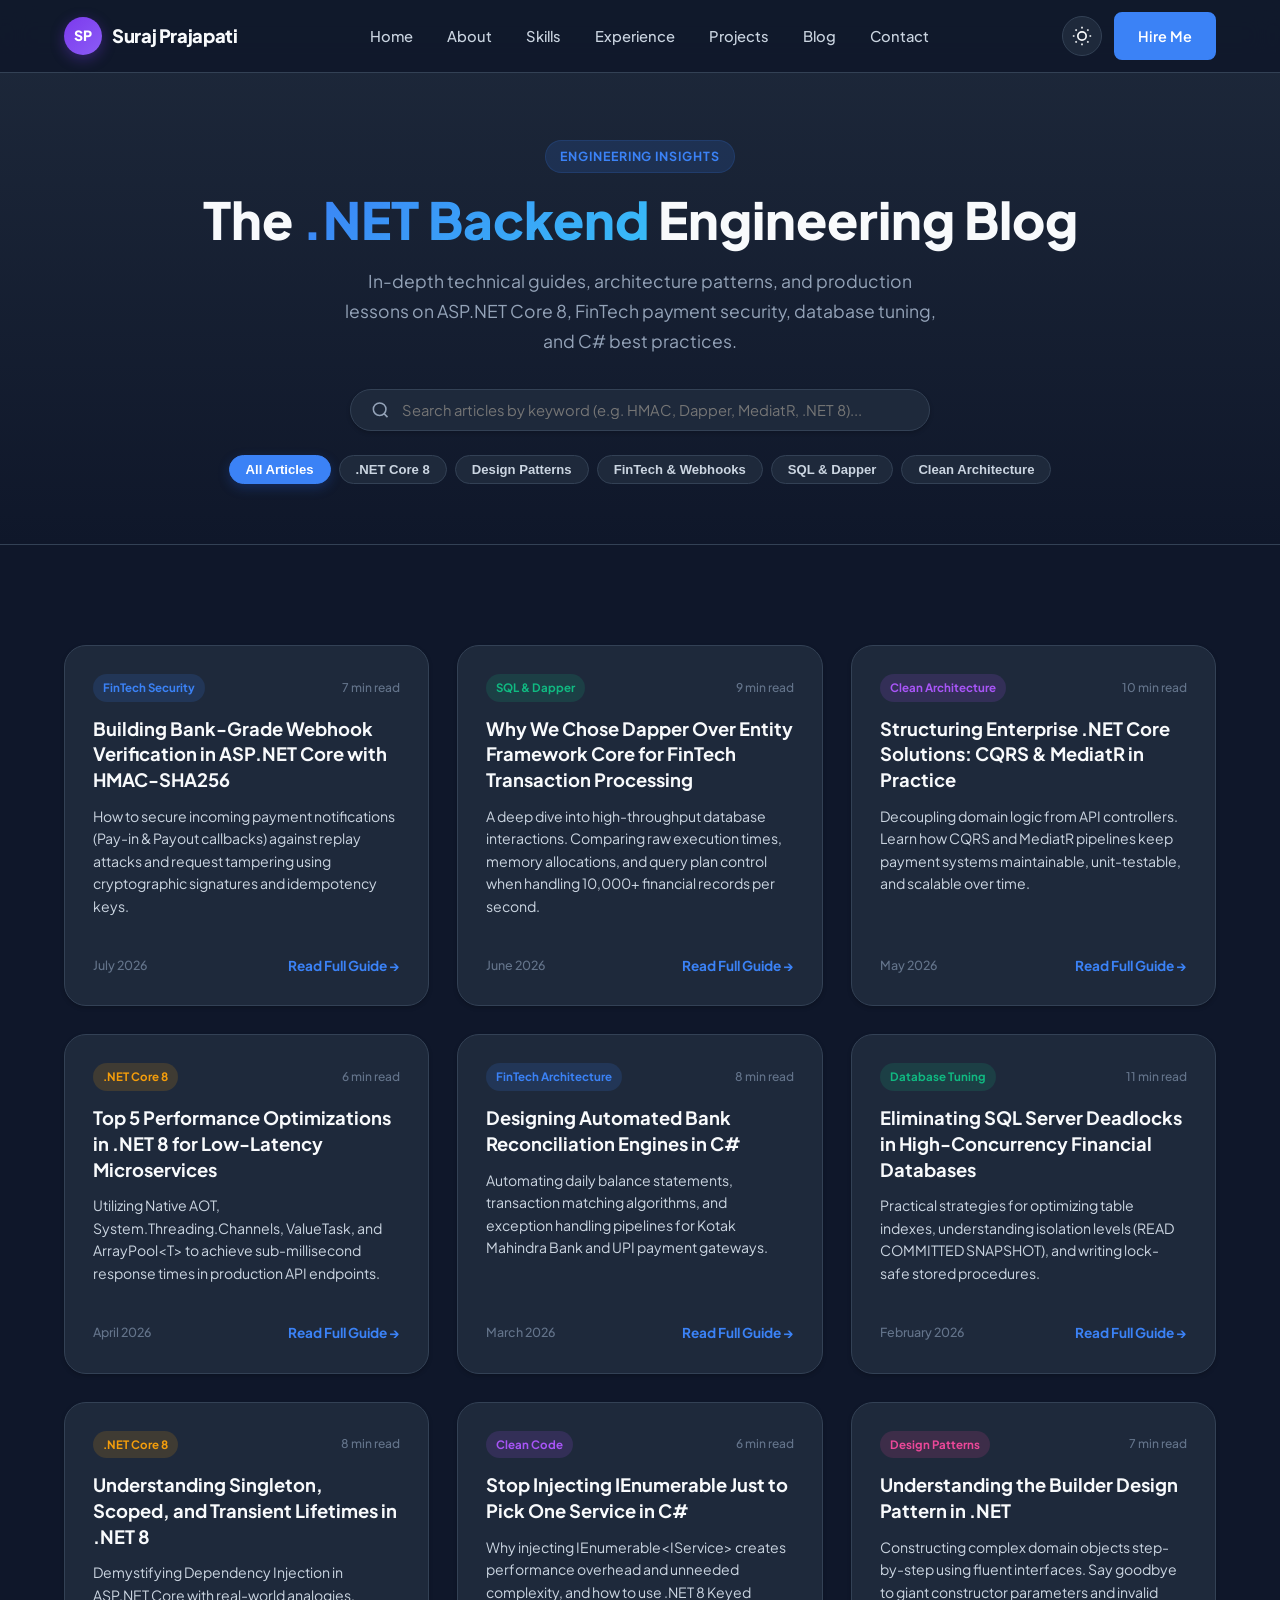
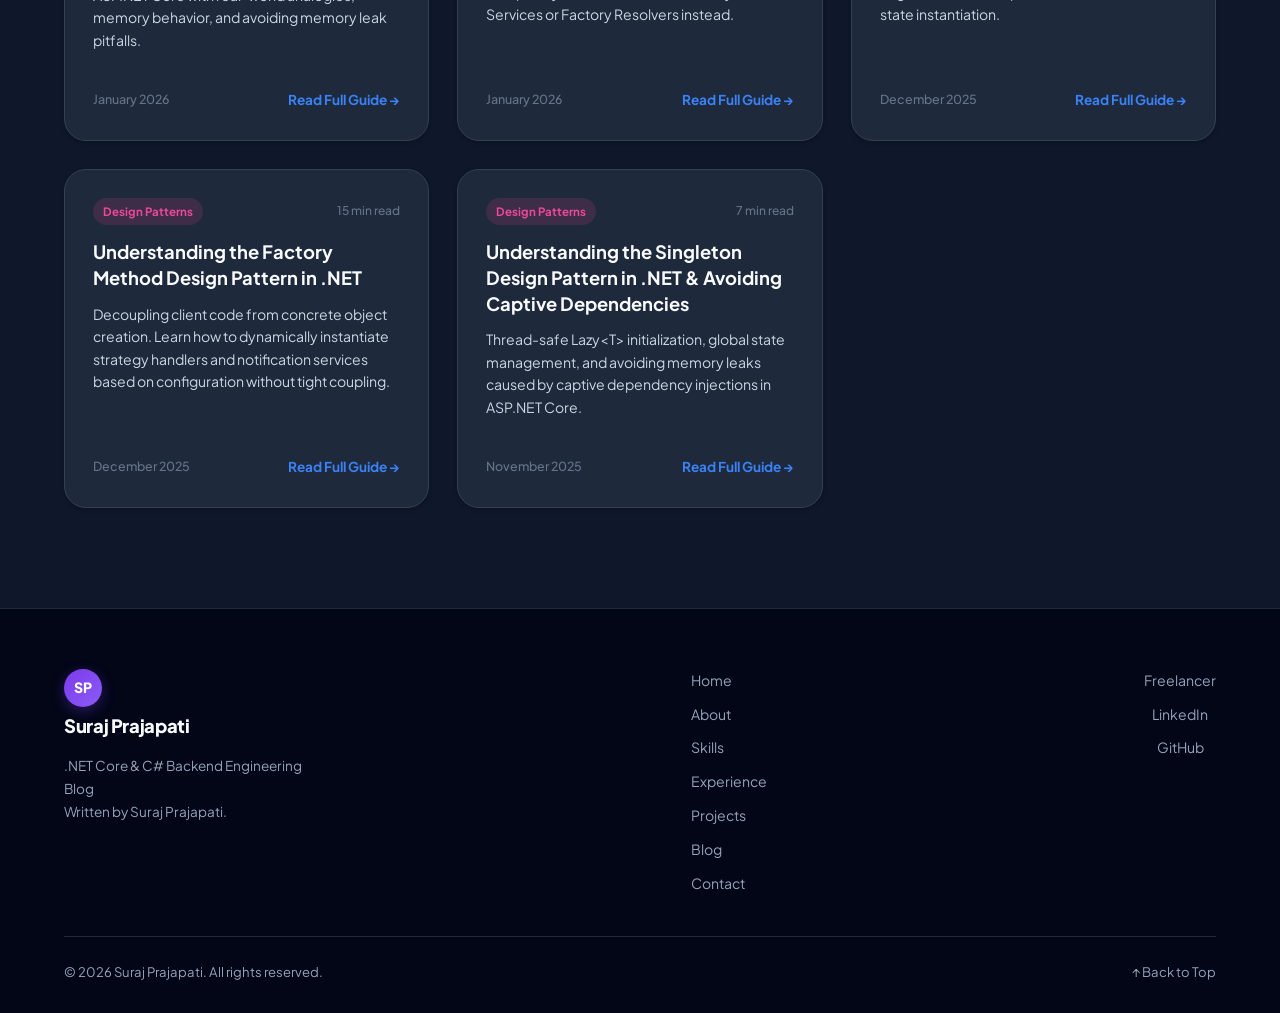
<file: blog.html>
<!DOCTYPE html>
<html lang="en" data-theme="dark">
<head>
  <meta charset="UTF-8" />
  <meta name="viewport" content="width=device-width, initial-scale=1.0" />
  <title>.NET Core & Backend Engineering Blog | Suraj Prajapati</title>
  <meta name="description" content="Technical articles on ASP.NET Core 8, C#, FinTech Payment Gateways, HMAC Webhooks, Clean Architecture, and SQL Server performance optimization by Suraj Prajapati." />
  <meta name="keywords" content=".NET Core Blog, C# Tutorials, Payment Gateway Webhooks, ASP.NET Core 8, Dapper vs EF Core, Clean Architecture C#" />
  <link rel="preconnect" href="https://fonts.googleapis.com" />
  <link rel="preconnect" href="https://fonts.gstatic.com" crossorigin />
  <link href="https://fonts.googleapis.com/css2?family=Plus+Jakarta+Sans:wght@300;400;500;600;700;800&family=Fira+Code:wght@400;500;600&display=swap" rel="stylesheet" />
  <link rel="stylesheet" href="style.css" />
</head>
<body>

  <!-- ===== NAVIGATION ===== -->
  <nav class="navbar" id="navbar">
    <div class="nav-container">
      <a href="index.html" class="nav-logo">
        <div class="logo-avatar">SP</div>
        <span class="logo-name">Suraj Prajapati</span>
      </a>
      <ul class="nav-links" id="navLinks">
        <li><a href="index.html#hero" class="nav-link">Home</a></li>
        <li><a href="index.html#about" class="nav-link">About</a></li>
        <li><a href="index.html#skills" class="nav-link">Skills</a></li>
        <li><a href="index.html#experience" class="nav-link">Experience</a></li>
        <li><a href="projects.html" class="nav-link">Projects</a></li>
        <li><a href="blog.html" class="nav-link active">Blog</a></li>
        <li><a href="index.html#contact" class="nav-link">Contact</a></li>
      </ul>
      <div class="nav-actions">
        <button class="theme-toggle" id="themeToggle" title="Toggle Theme" aria-label="Toggle theme">
          <svg class="sun-icon" width="20" height="20" viewBox="0 0 24 24" fill="none" stroke="currentColor" stroke-width="2"><circle cx="12" cy="12" r="5"/><path d="M12 1v2M12 21v2M4.22 4.22l1.42 1.42M18.36 18.36l1.42 1.42M1 12h2M21 12h2M4.22 19.78l1.42-1.42M18.36 5.64l1.42-1.42"/></svg>
          <svg class="moon-icon" width="20" height="20" viewBox="0 0 24 24" fill="none" stroke="currentColor" stroke-width="2"><path d="M21 12.79A9 9 0 1 1 11.21 3 7 7 0 0 0 21 12.79z"/></svg>
        </button>
        <a href="index.html#contact" class="btn btn-primary nav-cta">Hire Me</a>
      </div>
      <button class="hamburger" id="hamburger" aria-label="Toggle menu">
        <span></span><span></span><span></span>
      </button>
    </div>
  </nav>

  <!-- ===== BLOG HERO HEADER ===== -->
  <section class="blog-hero">
    <div class="container">
      <div class="blog-hero-content">
        <span class="section-tag">Engineering Insights</span>
        <h1 class="blog-title">The <span class="highlight">.NET Backend</span> Engineering Blog</h1>
        <p class="blog-subtitle">
          In-depth technical guides, architecture patterns, and production lessons on ASP.NET Core 8,
          FinTech payment security, database tuning, and C# best practices.
        </p>
        <div class="blog-search-bar">
          <svg width="20" height="20" viewBox="0 0 24 24" fill="none" stroke="currentColor" stroke-width="2"><circle cx="11" cy="11" r="8"/><line x1="21" y1="21" x2="16.65" y2="16.65"/></svg>
          <input type="text" id="blogSearchInput" placeholder="Search articles by keyword (e.g. HMAC, Dapper, MediatR, .NET 8)..." />
        </div>
        <div class="blog-tags-filter" id="blogFilterTags">
          <button class="filter-tag active" data-tag="all">All Articles</button>
          <button class="filter-tag" data-tag="netcore">.NET Core 8</button>
          <button class="filter-tag" data-tag="patterns">Design Patterns</button>
          <button class="filter-tag" data-tag="fintech">FinTech & Webhooks</button>
          <button class="filter-tag" data-tag="database">SQL & Dapper</button>
          <button class="filter-tag" data-tag="architecture">Clean Architecture</button>
        </div>
      </div>
    </div>
  </section>

  <!-- ===== BLOG POSTS GRID ===== -->
  <section class="section blog-grid-section">
    <div class="container">
      <div class="blog-grid" id="blogGrid">

        <!-- ARTICLE 1 -->
        <article class="blog-card" data-category="fintech" data-keywords="hmac sha256 webhook payment gateway security fintech net 8 c#">
          <div class="blog-card-meta">
            <span class="blog-badge fintech">FinTech Security</span>
            <span class="blog-read-time">7 min read</span>
          </div>
          <h2 class="blog-card-title"><a href="blogs/fintech/hmac-webhooks.html" style="color:inherit; text-decoration:none;">Building Bank-Grade Webhook Verification in ASP.NET Core with HMAC-SHA256</a></h2>
          <p class="blog-card-excerpt">
            How to secure incoming payment notifications (Pay-in & Payout callbacks) against replay attacks and request tampering using cryptographic signatures and idempotency keys.
          </p>
          <div class="blog-card-footer">
            <span class="blog-date">July 2026</span>
            <a href="blogs/fintech/hmac-webhooks.html" class="read-article-btn">Read Full Guide →</a>
          </div>
        </article>

        <!-- ARTICLE 2 -->
        <article class="blog-card" data-category="database" data-keywords="dapper ef core sql server performance high throughput benchmark c#">
          <div class="blog-card-meta">
            <span class="blog-badge database">SQL & Dapper</span>
            <span class="blog-read-time">9 min read</span>
          </div>
          <h2 class="blog-card-title"><a href="blogs/sql/dapper-vs-efcore.html" style="color:inherit; text-decoration:none;">Why We Chose Dapper Over Entity Framework Core for FinTech Transaction Processing</a></h2>
          <p class="blog-card-excerpt">
            A deep dive into high-throughput database interactions. Comparing raw execution times, memory allocations, and query plan control when handling 10,000+ financial records per second.
          </p>
          <div class="blog-card-footer">
            <span class="blog-date">June 2026</span>
            <a href="blogs/sql/dapper-vs-efcore.html" class="read-article-btn">Read Full Guide →</a>
          </div>
        </article>

        <!-- ARTICLE 3 -->
        <article class="blog-card" data-category="architecture" data-keywords="clean architecture cqrs mediatR solid principles pattern net 8">
          <div class="blog-card-meta">
            <span class="blog-badge architecture">Clean Architecture</span>
            <span class="blog-read-time">10 min read</span>
          </div>
          <h2 class="blog-card-title"><a href="blogs/architecture/cqrs-mediatr.html" style="color:inherit; text-decoration:none;">Structuring Enterprise .NET Core Solutions: CQRS & MediatR in Practice</a></h2>
          <p class="blog-card-excerpt">
            Decoupling domain logic from API controllers. Learn how CQRS and MediatR pipelines keep payment systems maintainable, unit-testable, and scalable over time.
          </p>
          <div class="blog-card-footer">
            <span class="blog-date">May 2026</span>
            <a href="blogs/architecture/cqrs-mediatr.html" class="read-article-btn">Read Full Guide →</a>
          </div>
        </article>

        <!-- ARTICLE 4 -->
        <article class="blog-card" data-category="netcore" data-keywords="net 8 performance garbage collector memory optimization async await">
          <div class="blog-card-meta">
            <span class="blog-badge netcore">.NET Core 8</span>
            <span class="blog-read-time">6 min read</span>
          </div>
          <h2 class="blog-card-title"><a href="blogs/dotnet/net8-performance.html" style="color:inherit; text-decoration:none;">Top 5 Performance Optimizations in .NET 8 for Low-Latency Microservices</a></h2>
          <p class="blog-card-excerpt">
            Utilizing Native AOT, System.Threading.Channels, ValueTask, and ArrayPool&lt;T&gt; to achieve sub-millisecond response times in production API endpoints.
          </p>
          <div class="blog-card-footer">
            <span class="blog-date">April 2026</span>
            <a href="blogs/dotnet/net8-performance.html" class="read-article-btn">Read Full Guide →</a>
          </div>
        </article>

        <!-- ARTICLE 5 -->
        <article class="blog-card" data-category="fintech" data-keywords="bank reconciliation kotak mahindra auto match algorithm batch processing">
          <div class="blog-card-meta">
            <span class="blog-badge fintech">FinTech Architecture</span>
            <span class="blog-read-time">8 min read</span>
          </div>
          <h2 class="blog-card-title"><a href="blogs/fintech/bank-reconciliation.html" style="color:inherit; text-decoration:none;">Designing Automated Bank Reconciliation Engines in C#</a></h2>
          <p class="blog-card-excerpt">
            Automating daily balance statements, transaction matching algorithms, and exception handling pipelines for Kotak Mahindra Bank and UPI payment gateways.
          </p>
          <div class="blog-card-footer">
            <span class="blog-date">March 2026</span>
            <a href="blogs/fintech/bank-reconciliation.html" class="read-article-btn">Read Full Guide →</a>
          </div>
        </article>

        <!-- ARTICLE 6 -->
        <article class="blog-card" data-category="database" data-keywords="sql server indexing stored procedure deadlock query optimization locking">
          <div class="blog-card-meta">
            <span class="blog-badge database">Database Tuning</span>
            <span class="blog-read-time">11 min read</span>
          </div>
          <h2 class="blog-card-title"><a href="blogs/sql/deadlocks-tuning.html" style="color:inherit; text-decoration:none;">Eliminating SQL Server Deadlocks in High-Concurrency Financial Databases</a></h2>
          <p class="blog-card-excerpt">
            Practical strategies for optimizing table indexes, understanding isolation levels (READ COMMITTED SNAPSHOT), and writing lock-safe stored procedures.
          </p>
          <div class="blog-card-footer">
            <span class="blog-date">February 2026</span>
            <a href="blogs/sql/deadlocks-tuning.html" class="read-article-btn">Read Full Guide →</a>
          </div>
        </article>

        <!-- ARTICLE 7: LIFETIMES -->
        <article class="blog-card" data-category="netcore" data-keywords="singleton scoped transient service lifetime dependency injection di net 8 c#">
          <div class="blog-card-meta">
            <span class="blog-badge netcore">.NET Core 8</span>
            <span class="blog-read-time">8 min read</span>
          </div>
          <h2 class="blog-card-title"><a href="blogs/dotnet/di-lifetimes.html" style="color:inherit; text-decoration:none;">Understanding Singleton, Scoped, and Transient Lifetimes in .NET 8</a></h2>
          <p class="blog-card-excerpt">
            Demystifying Dependency Injection in ASP.NET Core with real-world analogies, memory behavior, and avoiding memory leak pitfalls.
          </p>
          <div class="blog-card-footer">
            <span class="blog-date">January 2026</span>
            <a href="blogs/dotnet/di-lifetimes.html" class="read-article-btn">Read Full Guide →</a>
          </div>
        </article>

        <!-- ARTICLE 8: IENUMERABLE DI -->
        <article class="blog-card" data-category="architecture" data-keywords="ienumerable dependency injection keyed services factory clean code refactoring c#">
          <div class="blog-card-meta">
            <span class="blog-badge architecture">Clean Code</span>
            <span class="blog-read-time">6 min read</span>
          </div>
          <h2 class="blog-card-title"><a href="blogs/patterns/stop-ienumerable.html" style="color:inherit; text-decoration:none;">Stop Injecting IEnumerable Just to Pick One Service in C#</a></h2>
          <p class="blog-card-excerpt">
            Why injecting IEnumerable&lt;IService&gt; creates performance overhead and unneeded complexity, and how to use .NET 8 Keyed Services or Factory Resolvers instead.
          </p>
          <div class="blog-card-footer">
            <span class="blog-date">January 2026</span>
            <a href="blogs/patterns/stop-ienumerable.html" class="read-article-btn">Read Full Guide →</a>
          </div>
        </article>

        <!-- ARTICLE 9: BUILDER PATTERN -->
        <article class="blog-card" data-category="patterns" data-keywords="builder design pattern fluent API object creation c# net 8 gang of four">
          <div class="blog-card-meta">
            <span class="blog-badge patterns">Design Patterns</span>
            <span class="blog-read-time">7 min read</span>
          </div>
          <h2 class="blog-card-title"><a href="blogs/patterns/builder-pattern.html" style="color:inherit; text-decoration:none;">Understanding the Builder Design Pattern in .NET</a></h2>
          <p class="blog-card-excerpt">
            Constructing complex domain objects step-by-step using fluent interfaces. Say goodbye to giant constructor parameters and invalid state instantiation.
          </p>
          <div class="blog-card-footer">
            <span class="blog-date">December 2025</span>
            <a href="blogs/patterns/builder-pattern.html" class="read-article-btn">Read Full Guide →</a>
          </div>
        </article>

        <!-- ARTICLE 10: FACTORY METHOD -->
        <article class="blog-card" data-category="patterns" data-keywords="factory method design pattern creational polymorphism payment gateway c#">
          <div class="blog-card-meta">
            <span class="blog-badge patterns">Design Patterns</span>
            <span class="blog-read-time">15 min read</span>
          </div>
          <h2 class="blog-card-title"><a href="blogs/patterns/factory-pattern.html" style="color:inherit; text-decoration:none;">Understanding the Factory Method Design Pattern in .NET</a></h2>
          <p class="blog-card-excerpt">
            Decoupling client code from concrete object creation. Learn how to dynamically instantiate strategy handlers and notification services based on configuration without tight coupling.
          </p>
          <div class="blog-card-footer">
            <span class="blog-date">December 2025</span>
            <a href="blogs/patterns/factory-pattern.html" class="read-article-btn">Read Full Guide →</a>
          </div>
        </article>

        <!-- ARTICLE 11: SINGLETON PATTERN -->
        <article class="blog-card" data-category="patterns" data-keywords="singleton design pattern thread safety lazy initialization captive dependency c#">
          <div class="blog-card-meta">
            <span class="blog-badge patterns">Design Patterns</span>
            <span class="blog-read-time">7 min read</span>
          </div>
          <h2 class="blog-card-title"><a href="blogs/patterns/singleton-pattern.html" style="color:inherit; text-decoration:none;">Understanding the Singleton Design Pattern in .NET & Avoiding Captive Dependencies</a></h2>
          <p class="blog-card-excerpt">
            Thread-safe Lazy&lt;T&gt; initialization, global state management, and avoiding memory leaks caused by captive dependency injections in ASP.NET Core.
          </p>
          <div class="blog-card-footer">
            <span class="blog-date">November 2025</span>
            <a href="blogs/patterns/singleton-pattern.html" class="read-article-btn">Read Full Guide →</a>
          </div>
        </article>

      </div>
    </div>
  </section>

  <!-- ===== FULL ARTICLE MODAL DIALOG ===== -->
  <div class="blog-modal-backdrop" id="blogModalBackdrop">
    <div class="blog-modal-container">
      <button class="blog-modal-close" onclick="closeBlogModal()">&times;</button>
      <div class="blog-modal-content" id="blogModalContent">
        <!-- Content inserted dynamically via JS -->
      </div>
    </div>
  </div>

  <!-- ===== FOOTER ===== -->
  <footer class="footer">
    <div class="container">
      <div class="footer-content">
        <div class="footer-brand">
          <a href="index.html" class="nav-logo">
            <div class="logo-avatar">SP</div>
            <span class="logo-name">Suraj Prajapati</span>
          </a>
          <p>.NET Core & C# Backend Engineering Blog<br/>Written by Suraj Prajapati.</p>
        </div>
        <div class="footer-links">
          <a href="index.html#hero">Home</a>
          <a href="index.html#about">About</a>
          <a href="index.html#skills">Skills</a>
          <a href="index.html#experience">Experience</a>
          <a href="index.html#projects">Projects</a>
          <a href="blog.html">Blog</a>
          <a href="index.html#contact">Contact</a>
        </div>
        <div class="footer-socials">
          <a href="https://www.freelancer.in/u/SurajBelduha08" target="_blank" rel="noopener" class="social-link">Freelancer</a>
          <a href="https://www.linkedin.com/in/suraj-prajapati-201ba222b/" target="_blank" rel="noopener" class="social-link">LinkedIn</a>
          <a href="https://github.com/surajbelduha" target="_blank" rel="noopener" class="social-link">GitHub</a>
        </div>
      </div>
      <div class="footer-bottom">
        <p>© 2026 Suraj Prajapati. All rights reserved.</p>
        <a href="#" class="back-to-top">↑ Back to Top</a>
      </div>
    </div>
  </footer>

  <script src="script.js"></script>
</body>
</html>
</file>
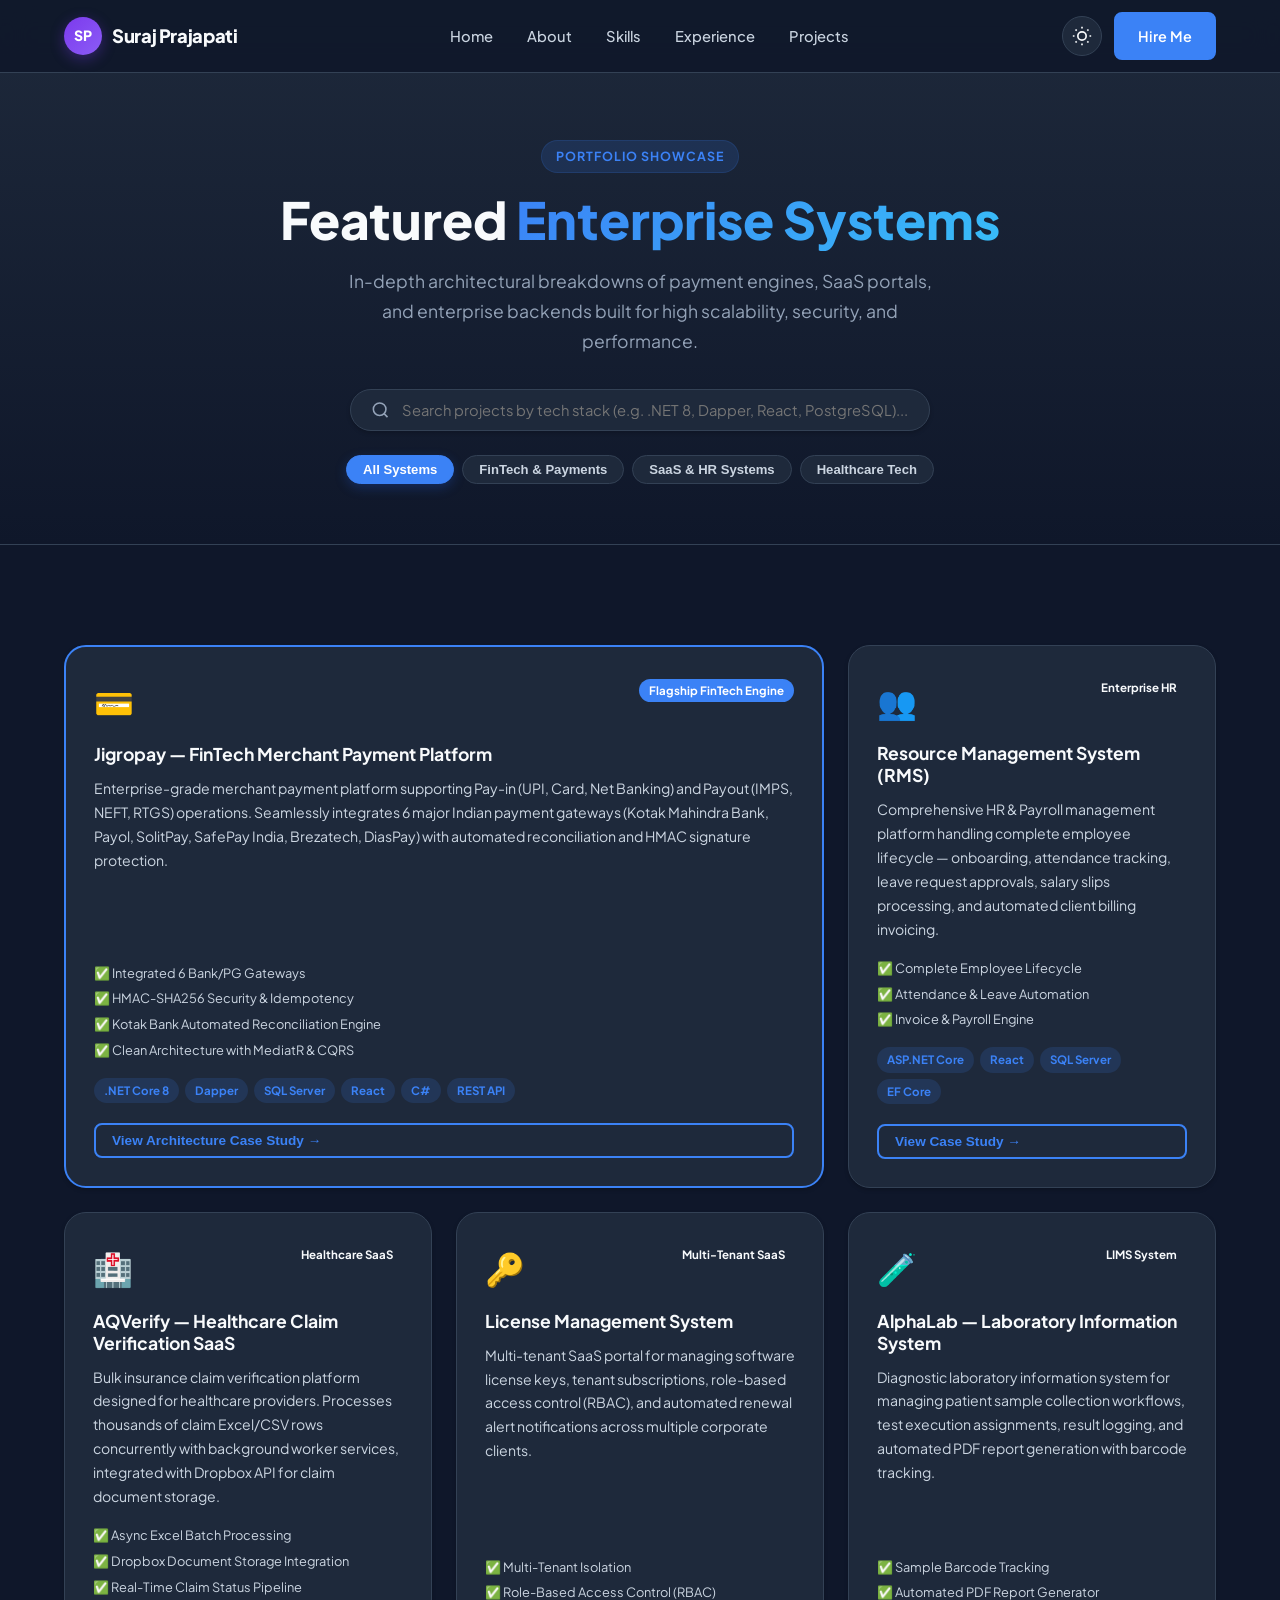
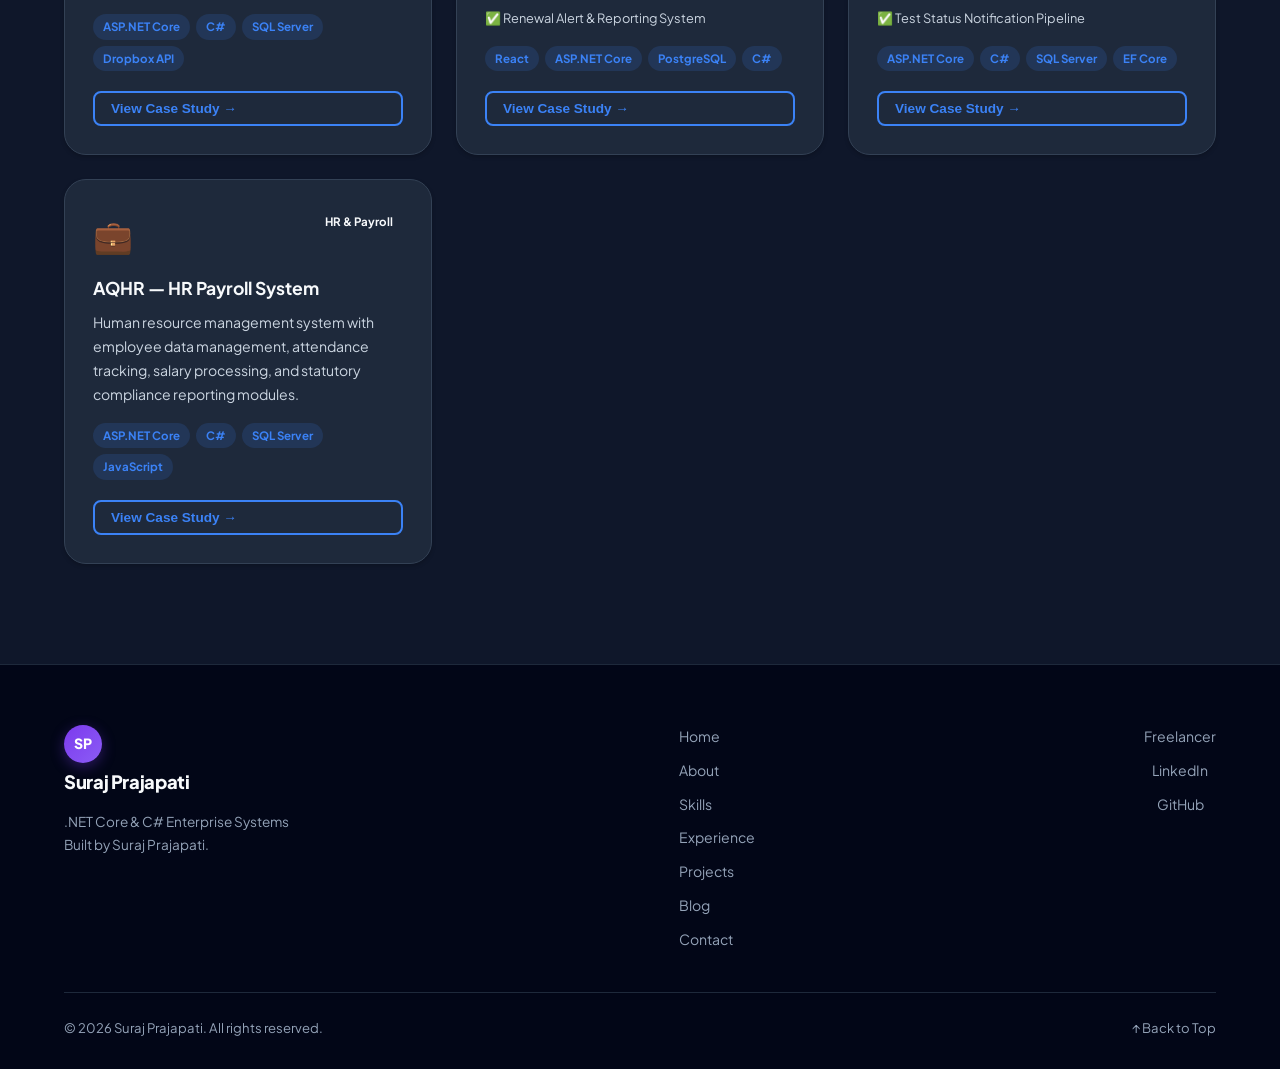
<file: projects.html>
<!DOCTYPE html>
<html lang="en" data-theme="dark">
<head>
  <meta charset="UTF-8" />
  <meta name="viewport" content="width=device-width, initial-scale=1.0" />
  <title>Featured Enterprise & FinTech Projects | Suraj Prajapati</title>
  <meta name="description" content="Detailed portfolio of enterprise projects by Suraj Prajapati – FinTech Payment Platforms, HR/Payroll Systems, Healthcare SaaS, and Multi-tenant Software License Portals built with .NET Core 8, C#, SQL Server & React." />
  <meta name="keywords" content="Jigropay, FinTech Payment Gateway, .NET Core Projects, C# Portfolio, Healthcare SaaS, HR Payroll System" />
  <link rel="preconnect" href="https://fonts.googleapis.com" />
  <link rel="preconnect" href="https://fonts.gstatic.com" crossorigin />
  <link href="https://fonts.googleapis.com/css2?family=Plus+Jakarta+Sans:wght@300;400;500;600;700;800&family=Fira+Code:wght@400;500;600&display=swap" rel="stylesheet" />
  <link rel="stylesheet" href="style.css" />
</head>
<body>

  <!-- ===== NAVIGATION ===== -->
  <nav class="navbar" id="navbar">
    <div class="nav-container">
      <a href="index.html" class="nav-logo">
        <div class="logo-avatar">SP</div>
        <span class="logo-name">Suraj Prajapati</span>
      </a>
      <ul class="nav-links" id="navLinks">
        <li><a href="index.html#hero" class="nav-link">Home</a></li>
        <li><a href="index.html#about" class="nav-link">About</a></li>
        <li><a href="index.html#skills" class="nav-link">Skills</a></li>
        <li><a href="index.html#experience" class="nav-link">Experience</a></li>
        <li><a href="projects.html" class="nav-link active">Projects</a></li>
        <!-- <li><a href="blog.html" class="nav-link">Blog</a></li> -->
        <!-- <li><a href="index.html#contact" class="nav-link">Contact</a></li> -->
      </ul>
      <div class="nav-actions">
        <button class="theme-toggle" id="themeToggle" title="Toggle Theme" aria-label="Toggle theme">
          <svg class="sun-icon" width="20" height="20" viewBox="0 0 24 24" fill="none" stroke="currentColor" stroke-width="2"><circle cx="12" cy="12" r="5"/><path d="M12 1v2M12 21v2M4.22 4.22l1.42 1.42M18.36 18.36l1.42 1.42M1 12h2M21 12h2M4.22 19.78l1.42-1.42M18.36 5.64l1.42-1.42"/></svg>
          <svg class="moon-icon" width="20" height="20" viewBox="0 0 24 24" fill="none" stroke="currentColor" stroke-width="2"><path d="M21 12.79A9 9 0 1 1 11.21 3 7 7 0 0 0 21 12.79z"/></svg>
        </button>
        <a href="index.html#contact" class="btn btn-primary nav-cta">Hire Me</a>
      </div>
      <button class="hamburger" id="hamburger" aria-label="Toggle menu">
        <span></span><span></span><span></span>
      </button>
    </div>
  </nav>

  <!-- ===== PROJECTS HERO HEADER ===== -->
  <section class="blog-hero">
    <div class="container">
      <div class="blog-hero-content">
        <span class="section-tag">Portfolio Showcase</span>
        <h1 class="blog-title">Featured <span class="highlight">Enterprise Systems</span></h1>
        <p class="blog-subtitle">
          In-depth architectural breakdowns of payment engines, SaaS portals, and enterprise backends built for high scalability, security, and performance.
        </p>
        <div class="blog-search-bar">
          <svg width="20" height="20" viewBox="0 0 24 24" fill="none" stroke="currentColor" stroke-width="2"><circle cx="11" cy="11" r="8"/><line x1="21" y1="21" x2="16.65" y2="16.65"/></svg>
          <input type="text" id="projectSearchInput" placeholder="Search projects by tech stack (e.g. .NET 8, Dapper, React, PostgreSQL)..." />
        </div>
        <div class="blog-tags-filter" id="projectFilterTags">
          <button class="filter-tag active" data-cat="all">All Systems</button>
          <button class="filter-tag" data-cat="fintech">FinTech & Payments</button>
          <button class="filter-tag" data-cat="saas">SaaS & HR Systems</button>
          <button class="filter-tag" data-cat="healthcare">Healthcare Tech</button>
        </div>
      </div>
    </div>
  </section>

  <!-- ===== PROJECTS DETAILED GRID ===== -->
  <section class="section blog-grid-section">
    <div class="container">
      <div class="projects-grid" id="projectsPageGrid">

        <!-- PROJECT 1 -->
        <div class="project-card featured" data-cat="fintech" data-stack="net core 8 dapper sql server c# payment api react webhook hmac">
          <div class="project-header">
            <div class="project-icon">💳</div>
            <div class="project-links">
              <span class="project-badge featured-badge">Flagship FinTech Engine</span>
            </div>
          </div>
          <h3 class="project-title">Jigropay — FinTech Merchant Payment Platform</h3>
          <p class="project-desc">
            Enterprise-grade merchant payment platform supporting Pay-in (UPI, Card, Net Banking)
            and Payout (IMPS, NEFT, RTGS) operations. Seamlessly integrates 6 major Indian payment gateways
            (Kotak Mahindra Bank, Payol, SolitPay, SafePay India, Brezatech, DiasPay) with automated reconciliation and HMAC signature protection.
          </p>
          <div class="project-features">
            <span>✅ Integrated 6 Bank/PG Gateways</span>
            <span>✅ HMAC-SHA256 Security & Idempotency</span>
            <span>✅ Kotak Bank Automated Reconciliation Engine</span>
            <span>✅ Clean Architecture with MediatR & CQRS</span>
          </div>
          <div class="project-tech">
            <span>.NET Core 8</span>
            <span>Dapper</span>
            <span>SQL Server</span>
            <span>React</span>
            <span>C#</span>
            <span>REST API</span>
          </div>
          <button class="btn btn-outline btn-sm" style="margin-top: 20px;" onclick="openProjectModal('proj-1')">View Architecture Case Study →</button>
        </div>

        <!-- PROJECT 2 -->
        <div class="project-card" data-cat="saas" data-stack="asp.net core react sql server ef core hr payroll invoice">
          <div class="project-header">
            <div class="project-icon">👥</div>
            <span class="project-badge">Enterprise HR</span>
          </div>
          <h3 class="project-title">Resource Management System (RMS)</h3>
          <p class="project-desc">
            Comprehensive HR & Payroll management platform handling complete employee lifecycle —
            onboarding, attendance tracking, leave request approvals, salary slips processing, and automated client billing invoicing.
          </p>
          <div class="project-features">
            <span>✅ Complete Employee Lifecycle</span>
            <span>✅ Attendance & Leave Automation</span>
            <span>✅ Invoice & Payroll Engine</span>
          </div>
          <div class="project-tech">
            <span>ASP.NET Core</span>
            <span>React</span>
            <span>SQL Server</span>
            <span>EF Core</span>
          </div>
          <button class="btn btn-outline btn-sm" style="margin-top: 20px;" onclick="openProjectModal('proj-2')">View Case Study →</button>
        </div>

        <!-- PROJECT 3 -->
        <div class="project-card" data-cat="healthcare" data-stack="asp.net core c# sql server dropbox api async background worker">
          <div class="project-header">
            <div class="project-icon">🏥</div>
            <span class="project-badge">Healthcare SaaS</span>
          </div>
          <h3 class="project-title">AQVerify — Healthcare Claim Verification SaaS</h3>
          <p class="project-desc">
            Bulk insurance claim verification platform designed for healthcare providers.
            Processes thousands of claim Excel/CSV rows concurrently with background worker services, integrated with Dropbox API for claim document storage.
          </p>
          <div class="project-features">
            <span>✅ Async Excel Batch Processing</span>
            <span>✅ Dropbox Document Storage Integration</span>
            <span>✅ Real-Time Claim Status Pipeline</span>
          </div>
          <div class="project-tech">
            <span>ASP.NET Core</span>
            <span>C#</span>
            <span>SQL Server</span>
            <span>Dropbox API</span>
          </div>
          <button class="btn btn-outline btn-sm" style="margin-top: 20px;" onclick="openProjectModal('proj-3')">View Case Study →</button>
        </div>

        <!-- PROJECT 4 -->
        <div class="project-card" data-cat="saas" data-stack="react asp.net core postgresql c# SaaS rbac subscription multi tenant">
          <div class="project-header">
            <div class="project-icon">🔑</div>
            <span class="project-badge">Multi-Tenant SaaS</span>
          </div>
          <h3 class="project-title">License Management System</h3>
          <p class="project-desc">
            Multi-tenant SaaS portal for managing software license keys, tenant subscriptions, role-based access control (RBAC), and automated renewal alert notifications across multiple corporate clients.
          </p>
          <div class="project-features">
            <span>✅ Multi-Tenant Isolation</span>
            <span>✅ Role-Based Access Control (RBAC)</span>
            <span>✅ Renewal Alert & Reporting System</span>
          </div>
          <div class="project-tech">
            <span>React</span>
            <span>ASP.NET Core</span>
            <span>PostgreSQL</span>
            <span>C#</span>
          </div>
          <button class="btn btn-outline btn-sm" style="margin-top: 20px;" onclick="openProjectModal('proj-4')">View Case Study →</button>
        </div>

        <!-- PROJECT 5 -->
        <div class="project-card" data-cat="healthcare" data-stack="asp.net core c# sql server ef core lab pdf barcode">
          <div class="project-header">
            <div class="project-icon">🧪</div>
            <span class="project-badge">LIMS System</span>
          </div>
          <h3 class="project-title">AlphaLab — Laboratory Information System</h3>
          <p class="project-desc">
            Diagnostic laboratory information system for managing patient sample collection workflows, test execution assignments, result logging, and automated PDF report generation with barcode tracking.
          </p>
          <div class="project-features">
            <span>✅ Sample Barcode Tracking</span>
            <span>✅ Automated PDF Report Generator</span>
            <span>✅ Test Status Notification Pipeline</span>
          </div>
          <div class="project-tech">
            <span>ASP.NET Core</span>
            <span>C#</span>
            <span>SQL Server</span>
            <span>EF Core</span>
          </div>
          <button class="btn btn-outline btn-sm" style="margin-top: 20px;" onclick="openProjectModal('proj-5')">View Case Study →</button>
        </div>

        <!-- PROJECT 6 -->
        <div class="project-card" data-cat="saas" data-stack="asp.net core c# sql server javascript hr compliance">
          <div class="project-header">
            <div class="project-icon">💼</div>
            <span class="project-badge">HR & Payroll</span>
          </div>
          <h3 class="project-title">AQHR — HR Payroll System</h3>
          <p class="project-desc">
            Human resource management system with employee data management, attendance tracking, salary processing, and statutory compliance reporting modules.
          </p>
          <div class="project-tech">
            <span>ASP.NET Core</span>
            <span>C#</span>
            <span>SQL Server</span>
            <span>JavaScript</span>
          </div>
          <button class="btn btn-outline btn-sm" style="margin-top: 20px;" onclick="openProjectModal('proj-6')">View Case Study →</button>
        </div>

      </div>
    </div>
  </section>

  <!-- ===== PROJECT CASE STUDY MODAL DIALOG ===== -->
  <div class="blog-modal-backdrop" id="projectModalBackdrop">
    <div class="blog-modal-container">
      <button class="blog-modal-close" onclick="closeProjectModal()">&times;</button>
      <div class="blog-modal-content" id="projectModalContent">
        <!-- Content inserted dynamically via JS -->
      </div>
    </div>
  </div>

  <!-- ===== FOOTER ===== -->
  <footer class="footer">
    <div class="container">
      <div class="footer-content">
        <div class="footer-brand">
          <a href="index.html" class="nav-logo">
            <div class="logo-avatar">SP</div>
            <span class="logo-name">Suraj Prajapati</span>
          </a>
          <p>.NET Core & C# Enterprise Systems<br/>Built by Suraj Prajapati.</p>
        </div>
        <div class="footer-links">
          <a href="index.html#hero">Home</a>
          <a href="index.html#about">About</a>
          <a href="index.html#skills">Skills</a>
          <a href="index.html#experience">Experience</a>
          <a href="projects.html">Projects</a>
          <a href="blog.html">Blog</a>
          <a href="index.html#contact">Contact</a>
        </div>
        <div class="footer-socials">
          <a href="https://www.freelancer.in/u/SurajBelduha08" target="_blank" rel="noopener" class="social-link">Freelancer</a>
          <a href="https://www.linkedin.com/in/suraj-prajapati-201ba222b/" target="_blank" rel="noopener" class="social-link">LinkedIn</a>
          <a href="https://github.com/surajbelduha" target="_blank" rel="noopener" class="social-link">GitHub</a>
        </div>
      </div>
      <div class="footer-bottom">
        <p>© 2026 Suraj Prajapati. All rights reserved.</p>
        <a href="#" class="back-to-top">↑ Back to Top</a>
      </div>
    </div>
  </footer>

  <script src="script.js"></script>
</body>
</html>
</file>
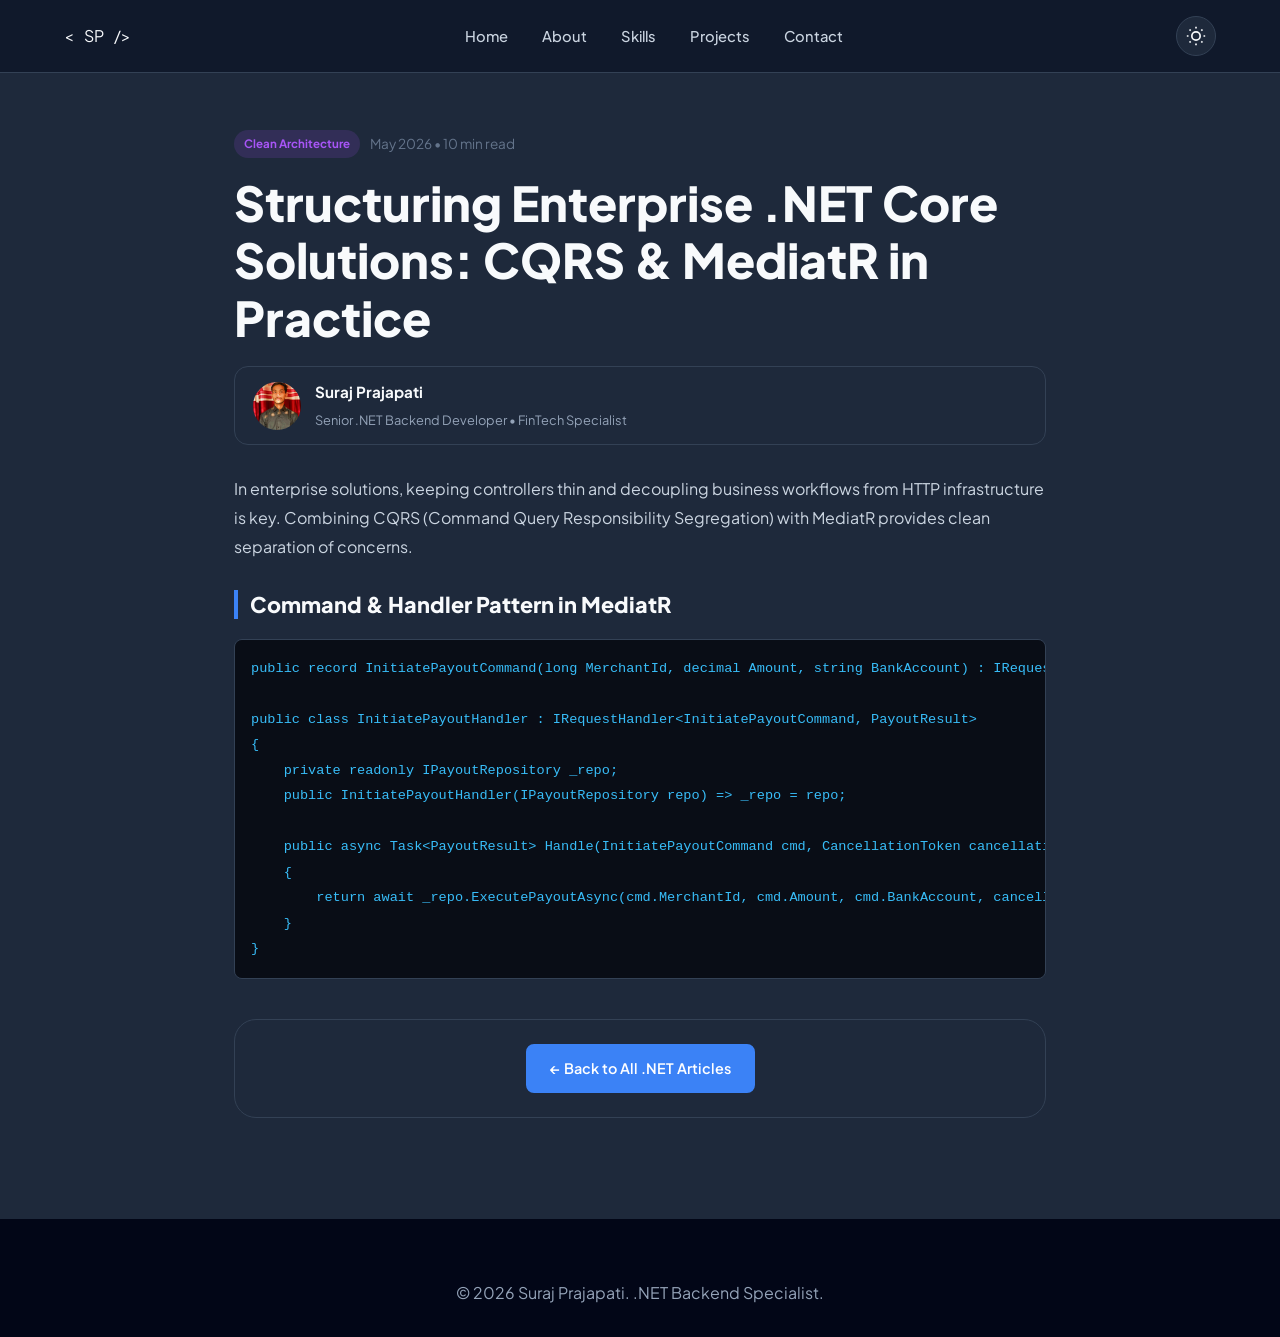
<file: blogs/architecture/cqrs-mediatr.html>
<!DOCTYPE html>
<html lang="en" data-theme="dark">
<head>
  <meta charset="UTF-8" />
  <meta name="viewport" content="width=device-width, initial-scale=1.0" />
  <title>Structuring Enterprise .NET Core Solutions: CQRS & MediatR in Practice | Suraj Prajapati</title>
  <meta name="description" content="Decoupling domain logic from API controllers using Command Query Responsibility Segregation (CQRS) and MediatR in ASP.NET Core 8." />
  <meta name="keywords" content="CQRS C#, MediatR ASP.NET Core, Clean Architecture .NET, Domain Driven Design C#" />
  <link rel="preconnect" href="https://fonts.googleapis.com" />
  <link rel="preconnect" href="https://fonts.gstatic.com" crossorigin />
  <link href="https://fonts.googleapis.com/css2?family=Plus+Jakarta+Sans:wght@300;400;500;600;700;800&family=Fira+Code:wght@400;500;600&display=swap" rel="stylesheet" />
  <link rel="stylesheet" href="../../style.css" />
</head>
<body>

  <nav class="navbar" id="navbar">
    <div class="nav-container">
      <a href="../../index.html" class="nav-logo">
        <span class="logo-bracket">&lt;</span>SP<span class="logo-bracket">/&gt;</span>
      </a>
      <ul class="nav-links" id="navLinks">
        <li><a href="../../index.html#hero" class="nav-link">Home</a></li>
        <li><a href="../../index.html#about" class="nav-link">About</a></li>
        <li><a href="../../index.html#skills" class="nav-link">Skills</a></li>
        <li><a href="../../projects.html" class="nav-link">Projects</a></li>
        <!-- <li><a href="../../blog.html" class="nav-link active">Blog</a></li> -->
        <li><a href="../../index.html#contact" class="nav-link">Contact</a></li>
      </ul>
      <div class="nav-actions">
        <button class="theme-toggle" id="themeToggle" title="Toggle Theme">
          <svg class="sun-icon" width="20" height="20" viewBox="0 0 24 24" fill="none" stroke="currentColor" stroke-width="2"><circle cx="12" cy="12" r="5"/><path d="M12 1v2M12 21v2M4.22 4.22l1.42 1.42M18.36 18.36l1.42 1.42M1 12h2M21 12h2M4.22 19.78l1.42-1.42M18.36 5.64l1.42-1.42"/></svg>
          <svg class="moon-icon" width="20" height="20" viewBox="0 0 24 24" fill="none" stroke="currentColor" stroke-width="2"><path d="M21 12.79A9 9 0 1 1 11.21 3 7 7 0 0 0 21 12.79z"/></svg>
        </button>
        <!-- <a href="../../blog.html" class="btn btn-outline nav-cta">← All Articles</a> -->
      </div>
    </div>
  </nav>

  <article class="section blog-detail-section" style="padding-top: 130px;">
    <div class="container" style="max-width: 860px;">
      
      <div class="blog-detail-header">
        <div style="display:flex; gap:10px; align-items:center; margin-bottom:16px;">
          <span class="blog-badge architecture">Clean Architecture</span>
          <span style="font-size:.85rem; color:var(--text-xlight);">May 2026 • 10 min read</span>
        </div>
        <h1 style="font-size: clamp(2.2rem, 4vw, 3rem); font-weight:800; line-height:1.2; margin-bottom:20px;">
          Structuring Enterprise .NET Core Solutions: CQRS & MediatR in Practice
        </h1>
        <div class="author-card-sm" style="display:flex; align-items:center; gap:14px; margin-bottom:30px; padding:12px 18px; background:var(--bg-card); border:1px solid var(--border); border-radius:var(--radius-md);">
          <img src="../../SurajImage.jpg" alt="Suraj Prajapati" style="width:48px; height:48px; border-radius:50%; object-fit:cover;" />
          <div>
            <strong style="display:block; font-size:.95rem;">Suraj Prajapati</strong>
            <span style="font-size:.8rem; color:var(--text-light);">Senior .NET Backend Developer • FinTech Specialist</span>
          </div>
        </div>
      </div>

      <div class="blog-article-body" style="font-size:1.05rem; line-height:1.8;">
        <p>In enterprise solutions, keeping controllers thin and decoupling business workflows from HTTP infrastructure is key. Combining CQRS (Command Query Responsibility Segregation) with MediatR provides clean separation of concerns.</p>

        <h3>Command & Handler Pattern in MediatR</h3>
        <pre><code>public record InitiatePayoutCommand(long MerchantId, decimal Amount, string BankAccount) : IRequest&lt;PayoutResult&gt;;

public class InitiatePayoutHandler : IRequestHandler&lt;InitiatePayoutCommand, PayoutResult&gt;
{
    private readonly IPayoutRepository _repo;
    public InitiatePayoutHandler(IPayoutRepository repo) =&gt; _repo = repo;

    public async Task&lt;PayoutResult&gt; Handle(InitiatePayoutCommand cmd, CancellationToken cancellationToken)
    {
        return await _repo.ExecutePayoutAsync(cmd.MerchantId, cmd.Amount, cmd.BankAccount, cancellationToken);
    }
}</code></pre>

        <div style="margin-top:40px; padding:24px; background:var(--bg-card); border:1px solid var(--border); border-radius:var(--radius-lg); text-align:center;">
          <a href="../../blog.html" class="btn btn-primary">← Back to All .NET Articles</a>
        </div>
      </div>

    </div>
  </article>

  <footer class="footer">
    <div class="container">
      <p style="text-align:center;">© 2026 Suraj Prajapati. .NET Backend Specialist.</p>
    </div>
  </footer>
  <script src="../../script.js"></script>
</body>
</html>
</file>
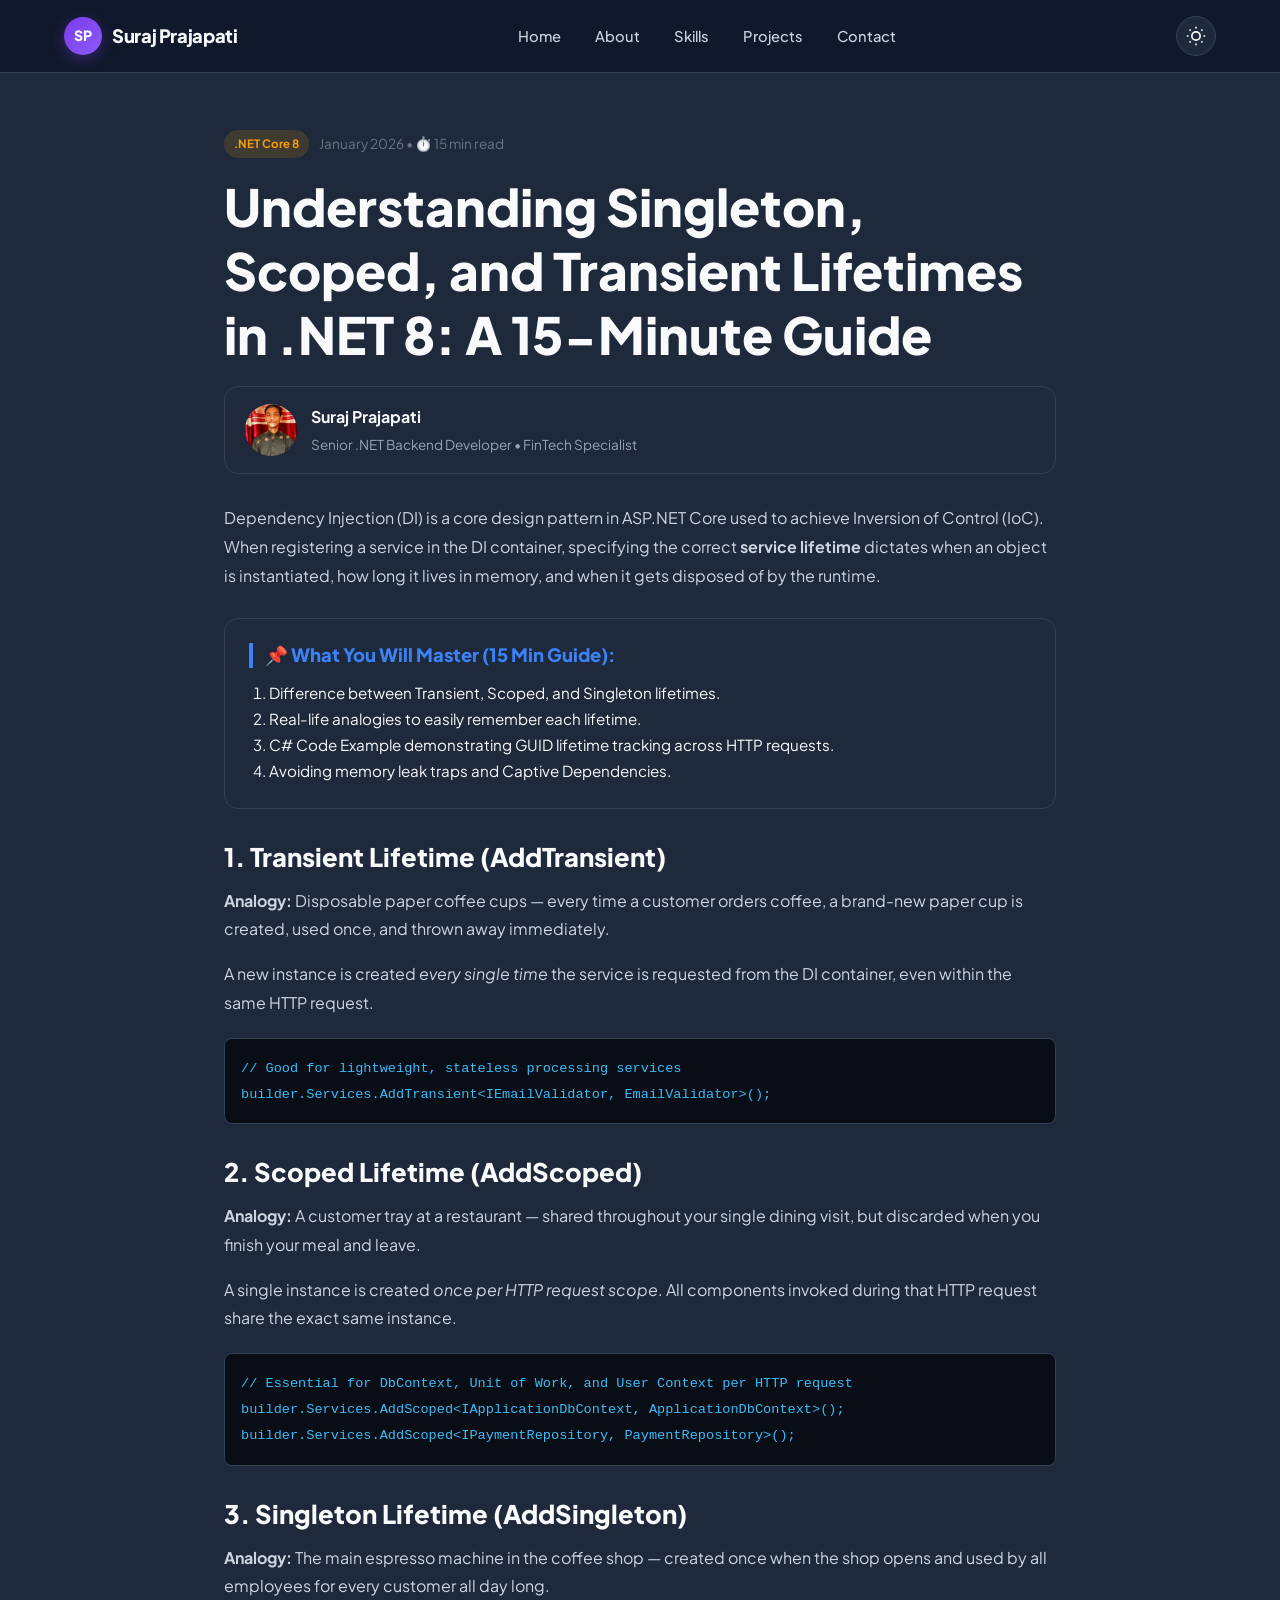
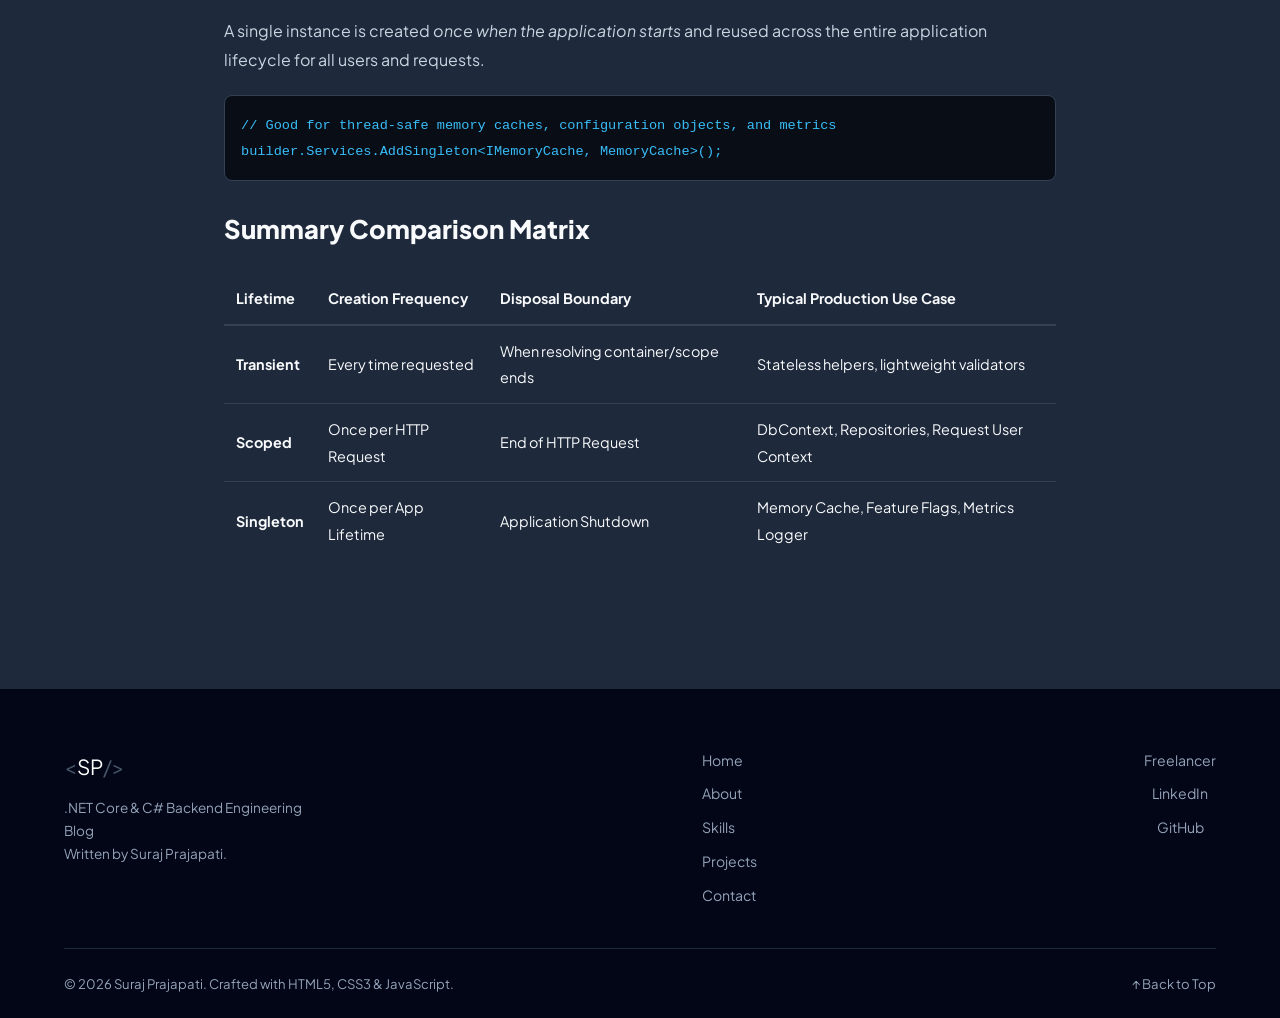
<file: blogs/dotnet/di-lifetimes.html>
<!DOCTYPE html>
<html lang="en" data-theme="dark">
<head>
  <meta charset="UTF-8" />
  <meta name="viewport" content="width=device-width, initial-scale=1.0" />
  <title>Understanding Singleton, Scoped, and Transient Lifetimes in .NET 8 | 15 Min Guide</title>
  <meta name="description" content="In-depth 15-minute masterclass on Dependency Injection service lifetimes in ASP.NET Core: AddTransient, AddScoped, and AddSingleton with real-world analogies." />
  <meta name="keywords" content="ASP.NET Core DI, AddTransient vs AddScoped vs AddSingleton, Service Lifetimes C#, Captive Dependency .NET 8" />
  <link rel="preconnect" href="https://fonts.googleapis.com" />
  <link rel="preconnect" href="https://fonts.gstatic.com" crossorigin />
  <link href="https://fonts.googleapis.com/css2?family=Plus+Jakarta+Sans:wght@300;400;500;600;700;800&family=Fira+Code:wght@400;500;600&display=swap" rel="stylesheet" />
  <link rel="stylesheet" href="../../style.css" />
</head>
<body>

  <!-- ===== NAVIGATION ===== -->
  <nav class="navbar" id="navbar">
    <div class="nav-container">
      <a href="../../index.html" class="nav-logo">
        <div class="logo-avatar">SP</div>
        <span class="logo-name">Suraj Prajapati</span>
      </a>
      <ul class="nav-links" id="navLinks">
        <li><a href="../../index.html#hero" class="nav-link">Home</a></li>
        <li><a href="../../index.html#about" class="nav-link">About</a></li>
        <li><a href="../../index.html#skills" class="nav-link">Skills</a></li>
        <li><a href="../../projects.html" class="nav-link">Projects</a></li>
        <!-- <li><a href="../../blog.html" class="nav-link active">Blog</a></li> -->
        <li><a href="../../index.html#contact" class="nav-link">Contact</a></li>
      </ul>
      <div class="nav-actions">
        <button class="theme-toggle" id="themeToggle" title="Toggle Theme" aria-label="Toggle theme">
          <svg class="sun-icon" width="20" height="20" viewBox="0 0 24 24" fill="none" stroke="currentColor" stroke-width="2"><circle cx="12" cy="12" r="5"/><path d="M12 1v2M12 21v2M4.22 4.22l1.42 1.42M18.36 18.36l1.42 1.42M1 12h2M21 12h2M4.22 19.78l1.42-1.42M18.36 5.64l1.42-1.42"/></svg>
          <svg class="moon-icon" width="20" height="20" viewBox="0 0 24 24" fill="none" stroke="currentColor" stroke-width="2"><path d="M21 12.79A9 9 0 1 1 11.21 3 7 7 0 0 0 21 12.79z"/></svg>
        </button>
        <!-- <a href="../../blog.html" class="btn btn-outline nav-cta">← Back to Blog</a> -->
      </div>
      <button class="hamburger" id="hamburger" aria-label="Toggle menu">
        <span></span><span></span><span></span>
      </button>
    </div>
  </nav>

  <!-- ===== ARTICLE DETAIL CONTENT ===== -->
  <article class="section blog-detail-section" style="padding-top: 130px;">
    <div class="container" style="max-width: 880px;">
      
      <div class="blog-detail-header">
        <div style="display:flex; gap:10px; align-items:center; margin-bottom:16px;">
          <span class="blog-badge netcore">.NET Core 8</span>
          <span style="font-size:.85rem; color:var(--text-xlight);">January 2026 • ⏱️ 15 min read</span>
        </div>
        <h1 style="font-size: clamp(2.2rem, 4vw, 3.2rem); font-weight:800; line-height:1.25; margin-bottom:20px;">
          Understanding Singleton, Scoped, and Transient Lifetimes in .NET 8: A 15-Minute Guide
        </h1>
        <div class="author-card-sm" style="display:flex; align-items:center; gap:14px; margin-bottom:30px; padding:16px 20px; background:var(--bg-card); border:1px solid var(--border); border-radius:var(--radius-md);">
          <img src="../../SurajImage.jpg" alt="Suraj Prajapati" style="width:52px; height:52px; border-radius:50%; object-fit:cover;" />
          <div>
            <strong style="display:block; font-size:1rem;">Suraj Prajapati</strong>
            <span style="font-size:.85rem; color:var(--text-light);">Senior .NET Backend Developer • FinTech Specialist</span>
          </div>
        </div>
      </div>

      <div class="blog-article-body" style="font-size:1.05rem; line-height:1.85;">
        
        <p>Dependency Injection (DI) is a core design pattern in ASP.NET Core used to achieve Inversion of Control (IoC). When registering a service in the DI container, specifying the correct <strong>service lifetime</strong> dictates when an object is instantiated, how long it lives in memory, and when it gets disposed of by the runtime.</p>

        <div style="background:var(--bg-alt); padding:24px; border-radius:var(--radius-md); margin:28px 0; border:1px solid var(--border);">
          <h3 style="margin-top:0; font-size:1.15rem; color:var(--primary);">📌 What You Will Master (15 Min Guide):</h3>
          <ol style="margin:12px 0 0 20px; font-size:.95rem; line-height:1.7;">
            <li>Difference between Transient, Scoped, and Singleton lifetimes.</li>
            <li>Real-life analogies to easily remember each lifetime.</li>
            <li>C# Code Example demonstrating GUID lifetime tracking across HTTP requests.</li>
            <li>Avoiding memory leak traps and Captive Dependencies.</li>
          </ol>
        </div>

        <h2>1. Transient Lifetime (AddTransient)</h2>
        <p><strong>Analogy:</strong> Disposable paper coffee cups — every time a customer orders coffee, a brand-new paper cup is created, used once, and thrown away immediately.</p>
        <p>A new instance is created <em>every single time</em> the service is requested from the DI container, even within the same HTTP request.</p>

        <pre><code>// Good for lightweight, stateless processing services
builder.Services.AddTransient&lt;IEmailValidator, EmailValidator&gt;();</code></pre>

        <h2>2. Scoped Lifetime (AddScoped)</h2>
        <p><strong>Analogy:</strong> A customer tray at a restaurant — shared throughout your single dining visit, but discarded when you finish your meal and leave.</p>
        <p>A single instance is created <em>once per HTTP request scope</em>. All components invoked during that HTTP request share the exact same instance.</p>

        <pre><code>// Essential for DbContext, Unit of Work, and User Context per HTTP request
builder.Services.AddScoped&lt;IApplicationDbContext, ApplicationDbContext&gt;();
builder.Services.AddScoped&lt;IPaymentRepository, PaymentRepository&gt;();</code></pre>

        <h2>3. Singleton Lifetime (AddSingleton)</h2>
        <p><strong>Analogy:</strong> The main espresso machine in the coffee shop — created once when the shop opens and used by all employees for every customer all day long.</p>
        <p>A single instance is created <em>once when the application starts</em> and reused across the entire application lifecycle for all users and requests.</p>

        <pre><code>// Good for thread-safe memory caches, configuration objects, and metrics
builder.Services.AddSingleton&lt;IMemoryCache, MemoryCache&gt;();</code></pre>

        <h2>Summary Comparison Matrix</h2>
        <table style="width:100%; border-collapse:collapse; margin:28px 0; font-size:.9rem;">
          <thead>
            <tr style="background:var(--bg-alt); border-bottom:2px solid var(--border); text-align:left;">
              <th style="padding:12px;">Lifetime</th>
              <th style="padding:12px;">Creation Frequency</th>
              <th style="padding:12px;">Disposal Boundary</th>
              <th style="padding:12px;">Typical Production Use Case</th>
            </tr>
          </thead>
          <tbody>
            <tr style="border-bottom:1px solid var(--border);">
              <td style="padding:12px;"><strong>Transient</strong></td>
              <td style="padding:12px;">Every time requested</td>
              <td style="padding:12px;">When resolving container/scope ends</td>
              <td style="padding:12px;">Stateless helpers, lightweight validators</td>
            </tr>
            <tr style="border-bottom:1px solid var(--border);">
              <td style="padding:12px;"><strong>Scoped</strong></td>
              <td style="padding:12px;">Once per HTTP Request</td>
              <td style="padding:12px;">End of HTTP Request</td>
              <td style="padding:12px;">DbContext, Repositories, Request User Context</td>
            </tr>
            <tr>
              <td style="padding:12px;"><strong>Singleton</strong></td>
              <td style="padding:12px;">Once per App Lifetime</td>
              <td style="padding:12px;">Application Shutdown</td>
              <td style="padding:12px;">Memory Cache, Feature Flags, Metrics Logger</td>
            </tr>
          </tbody>
        </table>

        <!-- NAV LINKS TO OTHER ARTICLES -->
        <!-- <div style="margin-top:50px; padding:28px; background:var(--bg-card); border:1px solid var(--border); border-radius:var(--radius-lg);">
          <h3 style="margin-top:0; margin-bottom:16px;">Explore Related .NET Architecture Guides</h3>
          <div style="display:grid; grid-template-columns: repeat(auto-fit, minmax(240px, 1fr)); gap:16px;">
            <a href="../patterns/builder-pattern.html" style="padding:14px; background:var(--bg-alt); border:1px solid var(--border); border-radius:var(--radius-md); text-decoration:none; color:var(--text-dark); font-weight:600;">
              🏗️ Builder Design Pattern →
            </a>
            <a href="../patterns/factory-pattern.html" style="padding:14px; background:var(--bg-alt); border:1px solid var(--border); border-radius:var(--radius-md); text-decoration:none; color:var(--text-dark); font-weight:600;">
              🏭 Factory Method Pattern →
            </a>
            <a href="../patterns/stop-ienumerable.html" style="padding:14px; background:var(--bg-alt); border:1px solid var(--border); border-radius:var(--radius-md); text-decoration:none; color:var(--text-dark); font-weight:600;">
              🚀 Keyed Services in .NET 8 →
            </a>
          </div>
          <div style="text-align:center; margin-top:24px;">
            <a href="../../blog.html" class="btn btn-primary">← View All 11 .NET Articles</a>
          </div>
        </div> -->

      </div>

    </div>
  </article>

  <!-- ===== FOOTER ===== -->
  <footer class="footer">
    <div class="container">
      <div class="footer-content">
        <div class="footer-brand">
          <a href="../../index.html" class="nav-logo">
            <span class="logo-bracket">&lt;</span>SP<span class="logo-bracket">/&gt;</span>
          </a>
          <p>.NET Core & C# Backend Engineering Blog<br/>Written by Suraj Prajapati.</p>
        </div>
        <div class="footer-links">
          <a href="../../index.html#hero">Home</a>
          <a href="../../index.html#about">About</a>
          <a href="../../index.html#skills">Skills</a>
          <a href="../../projects.html">Projects</a>
          <!-- <a href="../../blog.html">Blog</a> -->
          <a href="../../index.html#contact">Contact</a>
        </div>
        <div class="footer-socials">
          <a href="https://www.freelancer.in/u/SurajBelduha08" target="_blank" rel="noopener" class="social-link">Freelancer</a>
          <a href="https://www.linkedin.com/in/suraj-prajapati-201ba222b/" target="_blank" rel="noopener" class="social-link">LinkedIn</a>
          <a href="https://github.com/surajbelduha" target="_blank" rel="noopener" class="social-link">GitHub</a>
        </div>
      </div>
      <div class="footer-bottom">
        <p>© 2026 Suraj Prajapati. Crafted with HTML5, CSS3 & JavaScript.</p>
        <a href="#" class="back-to-top">↑ Back to Top</a>
      </div>
    </div>
  </footer>

  <script src="../../script.js"></script>
</body>
</html>
</file>
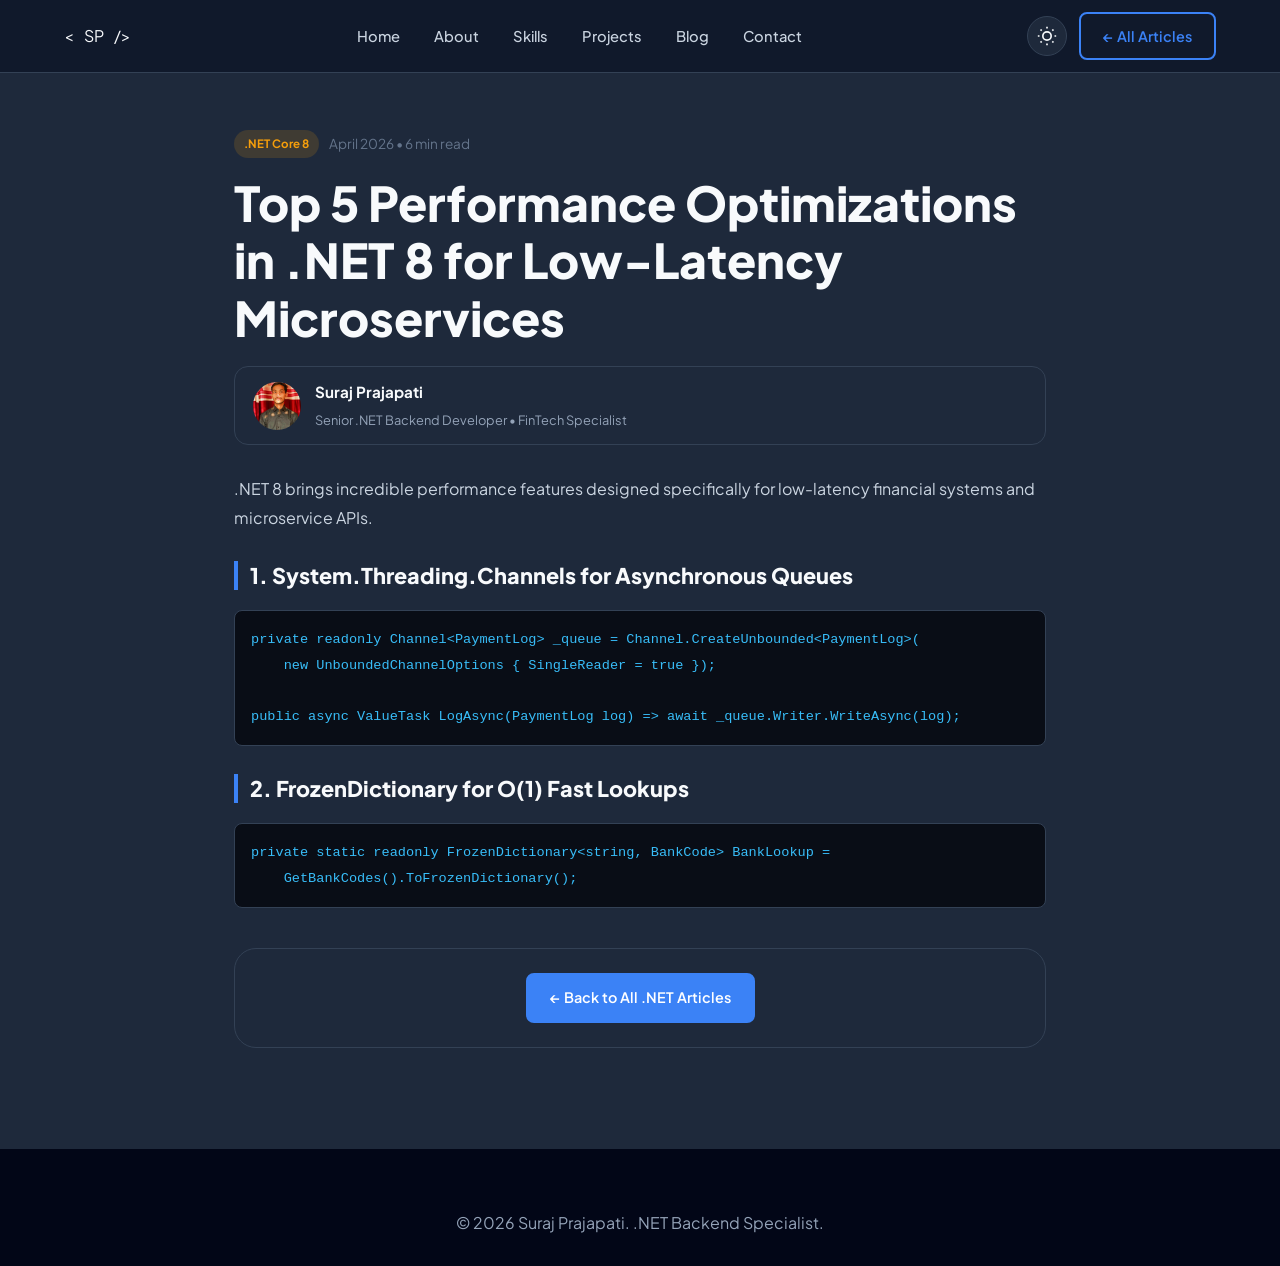
<file: blogs/dotnet/net8-performance.html>
<!DOCTYPE html>
<html lang="en" data-theme="dark">
<head>
  <meta charset="UTF-8" />
  <meta name="viewport" content="width=device-width, initial-scale=1.0" />
  <title>Top 5 Performance Optimizations in .NET 8 for Low-Latency Microservices | Suraj Prajapati</title>
  <meta name="description" content="Sub-millisecond API response optimizations in .NET 8 using Native AOT, System.Threading.Channels, ValueTask, ArrayPool<T>, and FrozenDictionary." />
  <meta name="keywords" content=".NET 8 Performance, Native AOT, System.Threading.Channels, ValueTask C#, ArrayPool C#" />
  <link rel="preconnect" href="https://fonts.googleapis.com" />
  <link rel="preconnect" href="https://fonts.gstatic.com" crossorigin />
  <link href="https://fonts.googleapis.com/css2?family=Plus+Jakarta+Sans:wght@300;400;500;600;700;800&family=Fira+Code:wght@400;500;600&display=swap" rel="stylesheet" />
  <link rel="stylesheet" href="../../style.css" />
</head>
<body>

  <nav class="navbar" id="navbar">
    <div class="nav-container">
      <a href="../../index.html" class="nav-logo">
        <span class="logo-bracket">&lt;</span>SP<span class="logo-bracket">/&gt;</span>
      </a>
      <ul class="nav-links" id="navLinks">
        <li><a href="../../index.html#hero" class="nav-link">Home</a></li>
        <li><a href="../../index.html#about" class="nav-link">About</a></li>
        <li><a href="../../index.html#skills" class="nav-link">Skills</a></li>
        <li><a href="../../projects.html" class="nav-link">Projects</a></li>
        <li><a href="../../blog.html" class="nav-link active">Blog</a></li>
        <li><a href="../../index.html#contact" class="nav-link">Contact</a></li>
      </ul>
      <div class="nav-actions">
        <button class="theme-toggle" id="themeToggle" title="Toggle Theme">
          <svg class="sun-icon" width="20" height="20" viewBox="0 0 24 24" fill="none" stroke="currentColor" stroke-width="2"><circle cx="12" cy="12" r="5"/><path d="M12 1v2M12 21v2M4.22 4.22l1.42 1.42M18.36 18.36l1.42 1.42M1 12h2M21 12h2M4.22 19.78l1.42-1.42M18.36 5.64l1.42-1.42"/></svg>
          <svg class="moon-icon" width="20" height="20" viewBox="0 0 24 24" fill="none" stroke="currentColor" stroke-width="2"><path d="M21 12.79A9 9 0 1 1 11.21 3 7 7 0 0 0 21 12.79z"/></svg>
        </button>
        <a href="../../blog.html" class="btn btn-outline nav-cta">← All Articles</a>
      </div>
    </div>
  </nav>

  <article class="section blog-detail-section" style="padding-top: 130px;">
    <div class="container" style="max-width: 860px;">
      
      <div class="blog-detail-header">
        <div style="display:flex; gap:10px; align-items:center; margin-bottom:16px;">
          <span class="blog-badge netcore">.NET Core 8</span>
          <span style="font-size:.85rem; color:var(--text-xlight);">April 2026 • 6 min read</span>
        </div>
        <h1 style="font-size: clamp(2.2rem, 4vw, 3rem); font-weight:800; line-height:1.2; margin-bottom:20px;">
          Top 5 Performance Optimizations in .NET 8 for Low-Latency Microservices
        </h1>
        <div class="author-card-sm" style="display:flex; align-items:center; gap:14px; margin-bottom:30px; padding:12px 18px; background:var(--bg-card); border:1px solid var(--border); border-radius:var(--radius-md);">
          <img src="../../SurajImage.jpg" alt="Suraj Prajapati" style="width:48px; height:48px; border-radius:50%; object-fit:cover;" />
          <div>
            <strong style="display:block; font-size:.95rem;">Suraj Prajapati</strong>
            <span style="font-size:.8rem; color:var(--text-light);">Senior .NET Backend Developer • FinTech Specialist</span>
          </div>
        </div>
      </div>

      <div class="blog-article-body" style="font-size:1.05rem; line-height:1.8;">
        <p>.NET 8 brings incredible performance features designed specifically for low-latency financial systems and microservice APIs.</p>

        <h3>1. System.Threading.Channels for Asynchronous Queues</h3>
        <pre><code>private readonly Channel&lt;PaymentLog&gt; _queue = Channel.CreateUnbounded&lt;PaymentLog&gt;(
    new UnboundedChannelOptions { SingleReader = true });

public async ValueTask LogAsync(PaymentLog log) =&gt; await _queue.Writer.WriteAsync(log);</code></pre>

        <h3>2. FrozenDictionary for O(1) Fast Lookups</h3>
        <pre><code>private static readonly FrozenDictionary&lt;string, BankCode&gt; BankLookup = 
    GetBankCodes().ToFrozenDictionary();</code></pre>

        <div style="margin-top:40px; padding:24px; background:var(--bg-card); border:1px solid var(--border); border-radius:var(--radius-lg); text-align:center;">
          <a href="../../blog.html" class="btn btn-primary">← Back to All .NET Articles</a>
        </div>
      </div>

    </div>
  </article>

  <footer class="footer">
    <div class="container">
      <p style="text-align:center;">© 2026 Suraj Prajapati. .NET Backend Specialist.</p>
    </div>
  </footer>
  <script src="../../script.js"></script>
</body>
</html>
</file>
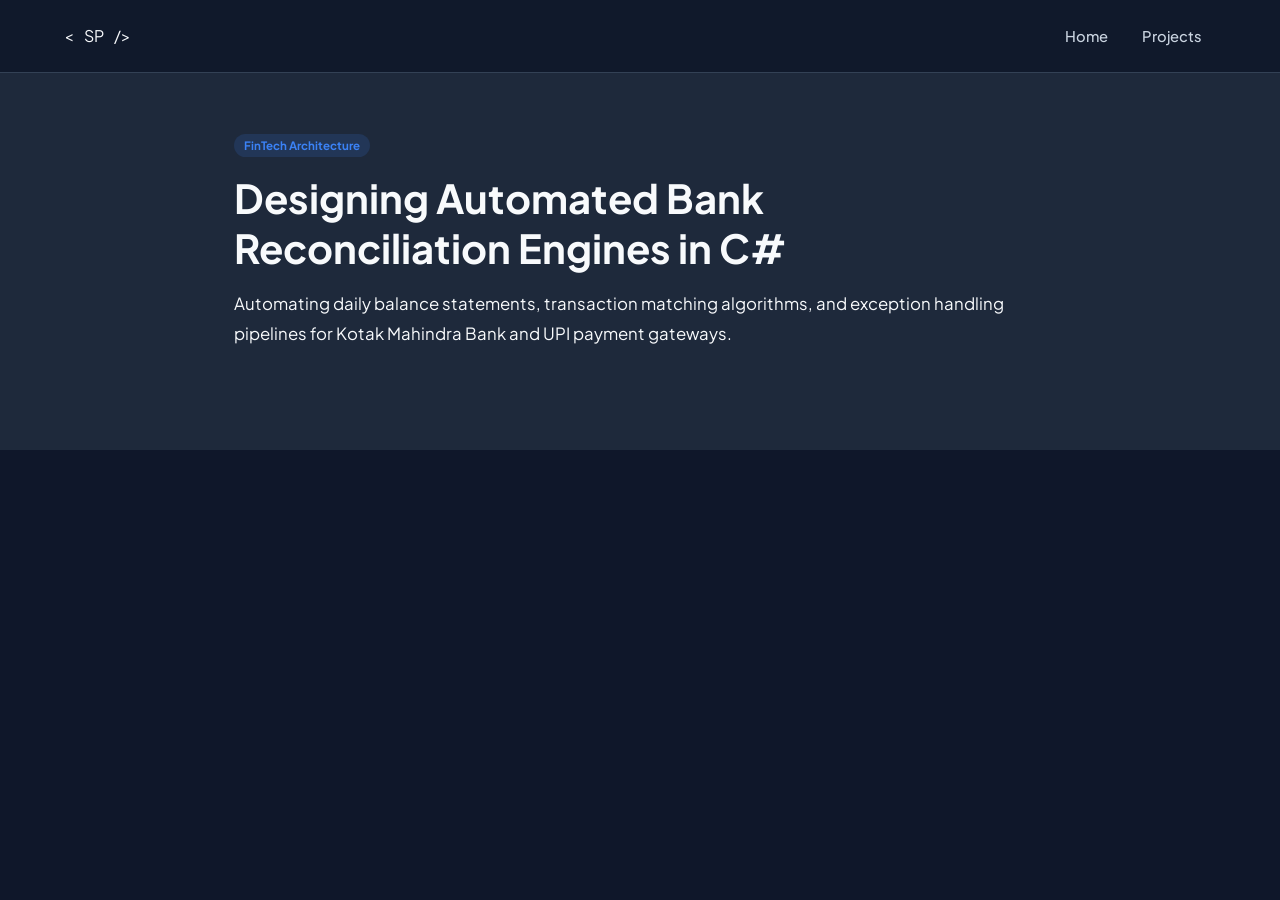
<file: blogs/fintech/bank-reconciliation.html>
<!DOCTYPE html>
<html lang="en" data-theme="dark">
<head>
  <meta charset="UTF-8" />
  <meta name="viewport" content="width=device-width, initial-scale=1.0" />
  <title>Designing Automated Bank Reconciliation Engines in C# | Suraj Prajapati</title>
  <meta name="description" content="Automating daily bank statement parsing, matching algorithms, and exception handling pipelines for Kotak Bank and UPI payment gateways." />
  <meta name="keywords" content="Bank Reconciliation Engine C#, Automated Settlement Pipeline, Kotak Bank API C#" />
  <link rel="preconnect" href="https://fonts.googleapis.com" />
  <link rel="preconnect" href="https://fonts.gstatic.com" crossorigin />
  <link href="https://fonts.googleapis.com/css2?family=Plus+Jakarta+Sans:wght@300;400;500;600;700;800&family=Fira+Code:wght@400;500;600&display=swap" rel="stylesheet" />
  <link rel="stylesheet" href="../../style.css" />
</head>
<body>
  <nav class="navbar" id="navbar">
    <div class="nav-container">
      <a href="../../index.html" class="nav-logo"><span class="logo-bracket">&lt;</span>SP<span class="logo-bracket">/&gt;</span></a>
      <ul class="nav-links" id="navLinks">
        <li><a href="../../index.html#hero" class="nav-link">Home</a></li>
        <li><a href="../../projects.html" class="nav-link">Projects</a></li>
        <!-- <li><a href="../../blog.html" class="nav-link active">Blog</a></li> -->
      </ul>
    </div>
  </nav>
  <article class="section blog-detail-section" style="padding-top: 130px;">
    <div class="container" style="max-width: 860px;">
      <span class="blog-badge fintech">FinTech Architecture</span>
      <h1 style="font-size: 2.5rem; margin: 16px 0;">Designing Automated Bank Reconciliation Engines in C#</h1>
      <p style="font-size:1.05rem; line-height:1.8;">Automating daily balance statements, transaction matching algorithms, and exception handling pipelines for Kotak Mahindra Bank and UPI payment gateways.</p>
      <!-- <div style="margin-top:40px; text-align:center;"><a href="../../blog.html" class="btn btn-primary">← Back to All .NET Articles</a></div> -->
    </div>
  </article>
  <script src="../../script.js"></script>
</body>
</html>
</file>
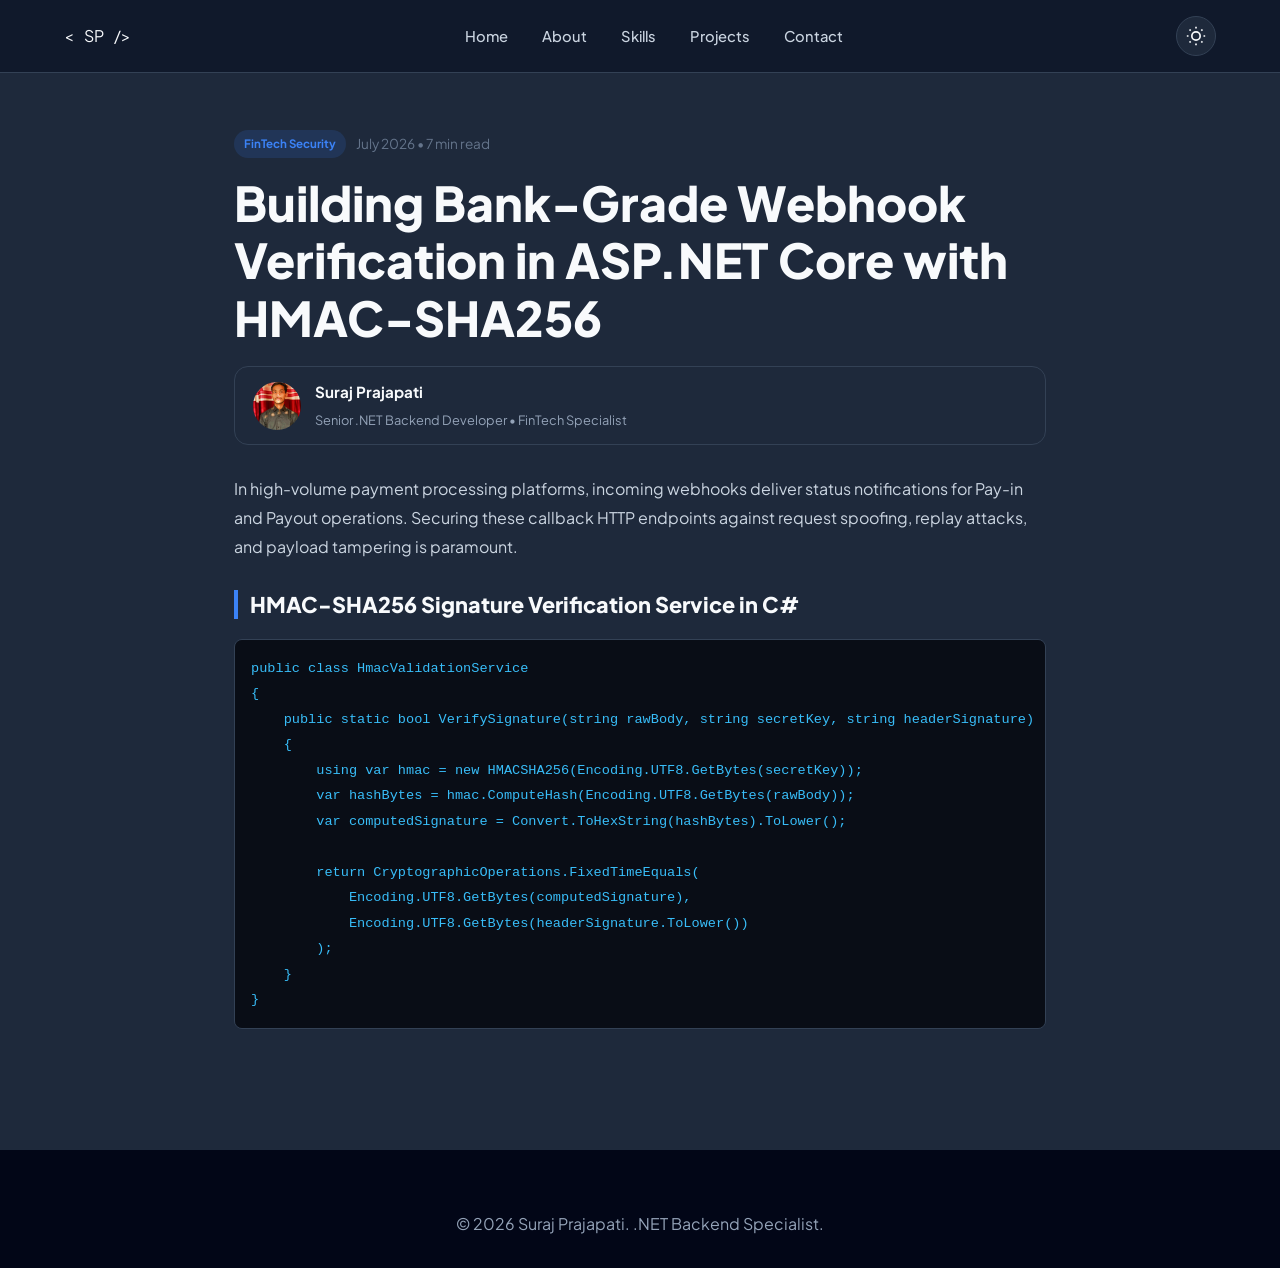
<file: blogs/fintech/hmac-webhooks.html>
<!DOCTYPE html>
<html lang="en" data-theme="dark">
<head>
  <meta charset="UTF-8" />
  <meta name="viewport" content="width=device-width, initial-scale=1.0" />
  <title>Building Bank-Grade Webhook Verification in ASP.NET Core with HMAC-SHA256 | Suraj Prajapati</title>
  <meta name="description" content="Learn how to secure incoming payment gateway callbacks using HMAC-SHA256 signatures, idempotency keys, and replay attack prevention in C#." />
  <meta name="keywords" content="HMAC-SHA256 C#, ASP.NET Core Webhook Security, Payment Gateway Callbacks, Idempotency Keys C#" />
  <link rel="preconnect" href="https://fonts.googleapis.com" />
  <link rel="preconnect" href="https://fonts.gstatic.com" crossorigin />
  <link href="https://fonts.googleapis.com/css2?family=Plus+Jakarta+Sans:wght@300;400;500;600;700;800&family=Fira+Code:wght@400;500;600&display=swap" rel="stylesheet" />
  <link rel="stylesheet" href="../../style.css" />
</head>
<body>

  <nav class="navbar" id="navbar">
    <div class="nav-container">
      <a href="../../index.html" class="nav-logo">
        <span class="logo-bracket">&lt;</span>SP<span class="logo-bracket">/&gt;</span>
      </a>
      <ul class="nav-links" id="navLinks">
        <li><a href="../../index.html#hero" class="nav-link">Home</a></li>
        <li><a href="../../index.html#about" class="nav-link">About</a></li>
        <li><a href="../../index.html#skills" class="nav-link">Skills</a></li>
        <li><a href="../../projects.html" class="nav-link">Projects</a></li>
        <!-- <li><a href="../../blog.html" class="nav-link active">Blog</a></li> -->
        <li><a href="../../index.html#contact" class="nav-link">Contact</a></li>
      </ul>
      <div class="nav-actions">
        <button class="theme-toggle" id="themeToggle" title="Toggle Theme">
          <svg class="sun-icon" width="20" height="20" viewBox="0 0 24 24" fill="none" stroke="currentColor" stroke-width="2"><circle cx="12" cy="12" r="5"/><path d="M12 1v2M12 21v2M4.22 4.22l1.42 1.42M18.36 18.36l1.42 1.42M1 12h2M21 12h2M4.22 19.78l1.42-1.42M18.36 5.64l1.42-1.42"/></svg>
          <svg class="moon-icon" width="20" height="20" viewBox="0 0 24 24" fill="none" stroke="currentColor" stroke-width="2"><path d="M21 12.79A9 9 0 1 1 11.21 3 7 7 0 0 0 21 12.79z"/></svg>
        </button>
        <!-- <a href="../../blog.html" class="btn btn-outline nav-cta">← All Articles</a> -->
      </div>
    </div>
  </nav>

  <article class="section blog-detail-section" style="padding-top: 130px;">
    <div class="container" style="max-width: 860px;">
      
      <div class="blog-detail-header">
        <div style="display:flex; gap:10px; align-items:center; margin-bottom:16px;">
          <span class="blog-badge fintech">FinTech Security</span>
          <span style="font-size:.85rem; color:var(--text-xlight);">July 2026 • 7 min read</span>
        </div>
        <h1 style="font-size: clamp(2.2rem, 4vw, 3rem); font-weight:800; line-height:1.2; margin-bottom:20px;">
          Building Bank-Grade Webhook Verification in ASP.NET Core with HMAC-SHA256
        </h1>
        <div class="author-card-sm" style="display:flex; align-items:center; gap:14px; margin-bottom:30px; padding:12px 18px; background:var(--bg-card); border:1px solid var(--border); border-radius:var(--radius-md);">
          <img src="../../SurajImage.jpg" alt="Suraj Prajapati" style="width:48px; height:48px; border-radius:50%; object-fit:cover;" />
          <div>
            <strong style="display:block; font-size:.95rem;">Suraj Prajapati</strong>
            <span style="font-size:.8rem; color:var(--text-light);">Senior .NET Backend Developer • FinTech Specialist</span>
          </div>
        </div>
      </div>

      <div class="blog-article-body" style="font-size:1.05rem; line-height:1.8;">
        <p>In high-volume payment processing platforms, incoming webhooks deliver status notifications for Pay-in and Payout operations. Securing these callback HTTP endpoints against request spoofing, replay attacks, and payload tampering is paramount.</p>

        <h3>HMAC-SHA256 Signature Verification Service in C#</h3>
        <pre><code>public class HmacValidationService
{
    public static bool VerifySignature(string rawBody, string secretKey, string headerSignature)
    {
        using var hmac = new HMACSHA256(Encoding.UTF8.GetBytes(secretKey));
        var hashBytes = hmac.ComputeHash(Encoding.UTF8.GetBytes(rawBody));
        var computedSignature = Convert.ToHexString(hashBytes).ToLower();

        return CryptographicOperations.FixedTimeEquals(
            Encoding.UTF8.GetBytes(computedSignature),
            Encoding.UTF8.GetBytes(headerSignature.ToLower())
        );
    }
}</code></pre>

        <!-- <div style="margin-top:40px; padding:24px; background:var(--bg-card); border:1px solid var(--border); border-radius:var(--radius-lg); text-align:center;">
          <a href="../../blog.html" class="btn btn-primary">← Back to All .NET Articles</a>
        </div> -->
      </div>

    </div>
  </article>

  <footer class="footer">
    <div class="container">
      <p style="text-align:center;">© 2026 Suraj Prajapati. .NET Backend Specialist.</p>
    </div>
  </footer>
  <script src="../../script.js"></script>
</body>
</html>
</file>
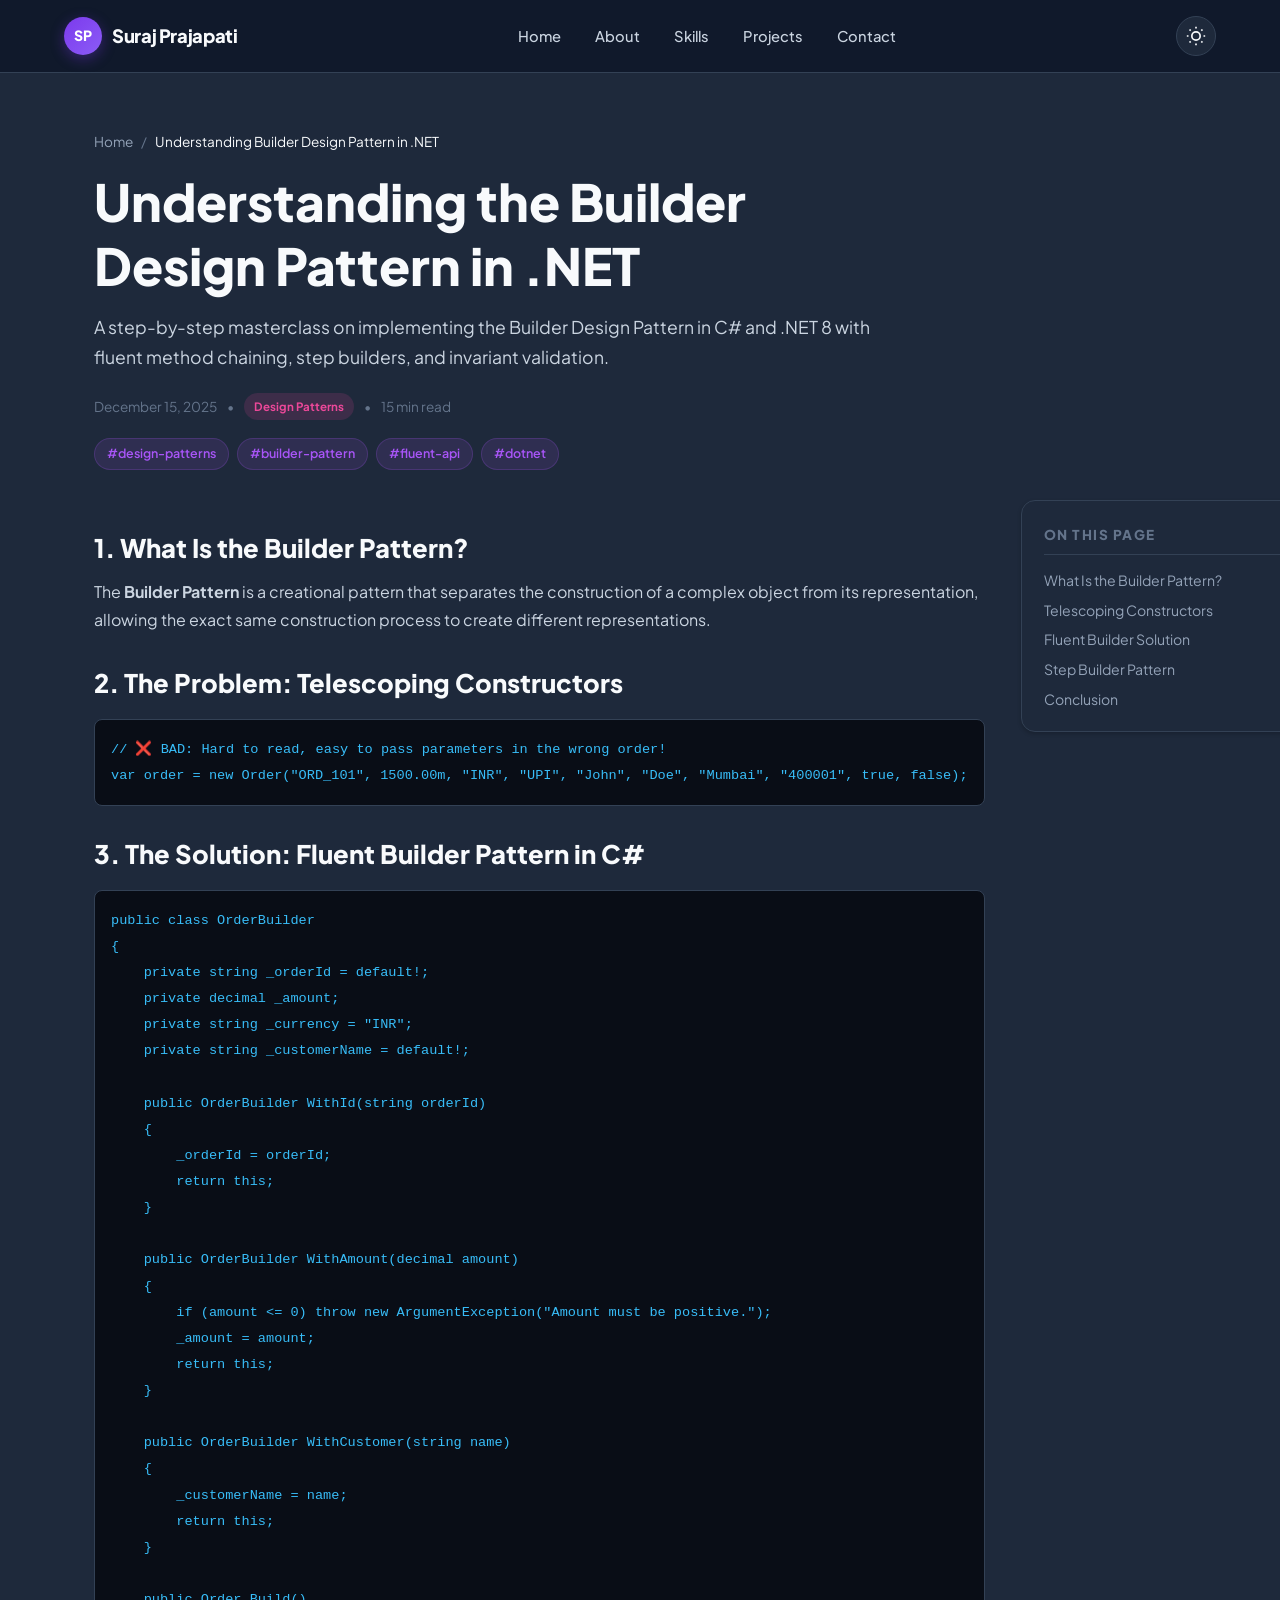
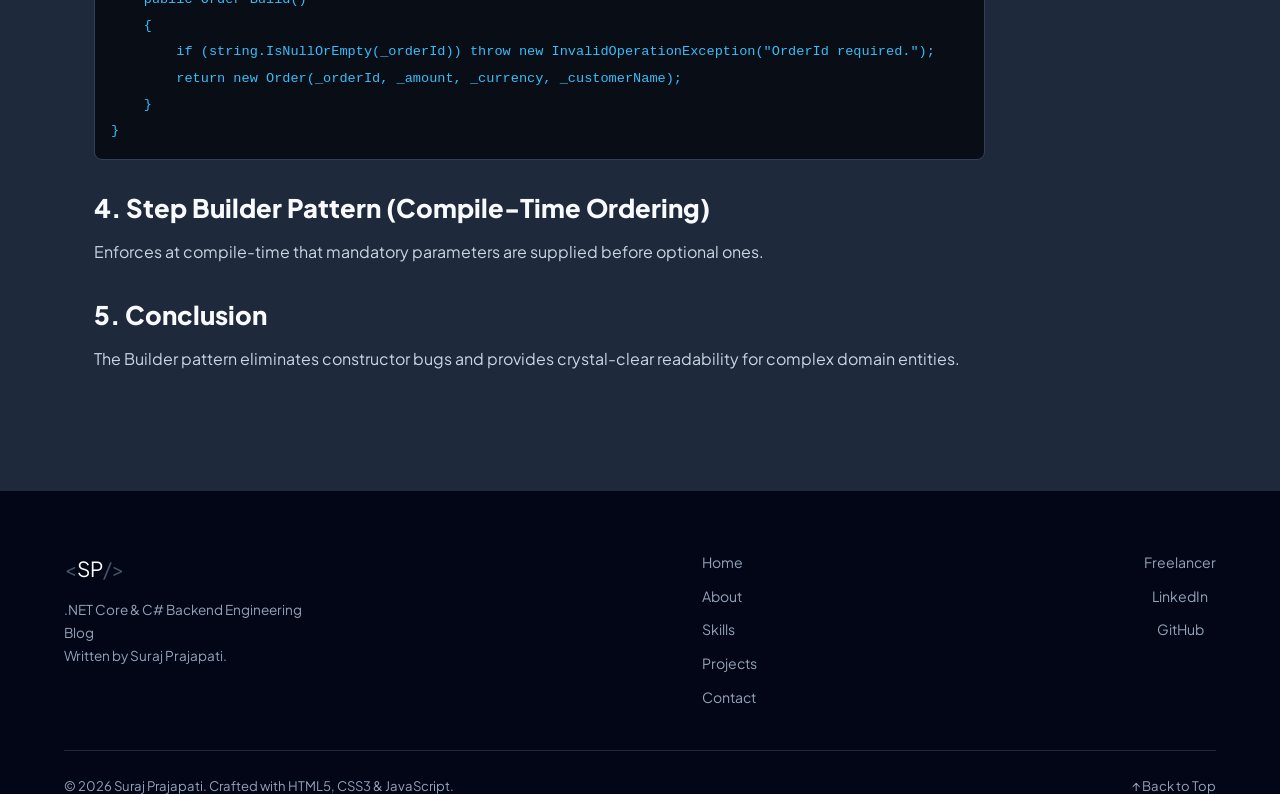
<file: blogs/patterns/builder-pattern.html>
<!DOCTYPE html>
<html lang="en" data-theme="dark">
<head>
  <meta charset="UTF-8" />
  <meta name="viewport" content="width=device-width, initial-scale=1.0" />
  <title>Understanding the Builder Design Pattern in .NET | Suraj Prajapati</title>
  <meta name="description" content="Step-by-step masterclass on implementing the Builder Design Pattern in C# and .NET 8 using fluent interfaces to construct complex objects cleanly." />
  <meta name="keywords" content="Builder Design Pattern C#, Fluent Builder Pattern, Gang of Four C#, .NET 8 Object Creation" />
  <link rel="preconnect" href="https://fonts.googleapis.com" />
  <link rel="preconnect" href="https://fonts.gstatic.com" crossorigin />
  <link href="https://fonts.googleapis.com/css2?family=Plus+Jakarta+Sans:wght@300;400;500;600;700;800&family=Fira+Code:wght@400;500;600&display=swap" rel="stylesheet" />
  <link rel="stylesheet" href="../../style.css" />
</head>
<body>

  <!-- ===== NAVIGATION ===== -->
  <nav class="navbar" id="navbar">
    <div class="nav-container">
      <a href="../../index.html" class="nav-logo">
        <div class="logo-avatar">SP</div>
        <span class="logo-name">Suraj Prajapati</span>
      </a>
      <ul class="nav-links" id="navLinks">
        <li><a href="../../index.html#hero" class="nav-link">Home</a></li>
        <li><a href="../../index.html#about" class="nav-link">About</a></li>
        <li><a href="../../index.html#skills" class="nav-link">Skills</a></li>
        <li><a href="../../projects.html" class="nav-link">Projects</a></li>
        <!-- <li><a href="../../blog.html" class="nav-link active">Blog</a></li> -->
        <li><a href="../../index.html#contact" class="nav-link">Contact</a></li>
      </ul>
      <div class="nav-actions">
        <button class="theme-toggle" id="themeToggle" title="Toggle Theme" aria-label="Toggle theme">
          <svg class="sun-icon" width="20" height="20" viewBox="0 0 24 24" fill="none" stroke="currentColor" stroke-width="2"><circle cx="12" cy="12" r="5"/><path d="M12 1v2M12 21v2M4.22 4.22l1.42 1.42M18.36 18.36l1.42 1.42M1 12h2M21 12h2M4.22 19.78l1.42-1.42M18.36 5.64l1.42-1.42"/></svg>
          <svg class="moon-icon" width="20" height="20" viewBox="0 0 24 24" fill="none" stroke="currentColor" stroke-width="2"><path d="M21 12.79A9 9 0 1 1 11.21 3 7 7 0 0 0 21 12.79z"/></svg>
        </button>
        <!-- <a href="../../blog.html" class="btn btn-outline nav-cta">← Back to Blog</a> -->
      </div>
      <button class="hamburger" id="hamburger" aria-label="Toggle menu">
        <span></span><span></span><span></span>
      </button>
    </div>
  </nav>

  <!-- ===== ARTICLE DETAIL CONTENT ===== -->
  <article class="section blog-detail-section" style="padding-top: 130px;">
    <div class="container" style="max-width: 1140px;">
      
      <!-- BREADCRUMB & HEADER -->
      <div class="blog-breadcrumb">
        <a href="../../index.html">Home</a> <span>/</span>
        <!-- <a href="../../blog.html">Design Patterns</a> <span>/</span> -->
        <span style="color:var(--text-dark);">Understanding Builder Design Pattern in .NET</span>
      </div>

      <div class="blog-detail-header" style="max-width: 820px; margin-bottom: 30px;">
        <h1 style="font-size: clamp(2.2rem, 4vw, 3.2rem); font-weight:800; line-height:1.25; margin-bottom:16px;">
          Understanding the Builder Design Pattern in .NET
        </h1>
        <p style="font-size:1.1rem; color:var(--text-med); line-height:1.7; margin-bottom:20px;">
          A step-by-step masterclass on implementing the Builder Design Pattern in C# and .NET 8 with fluent method chaining, step builders, and invariant validation.
        </p>
        <div style="font-size:.85rem; color:var(--text-xlight); display:flex; align-items:center; gap:10px;">
          <span>December 15, 2025</span> •
          <span class="blog-badge patterns">Design Patterns</span> •
          <span>15 min read</span>
        </div>
        <div class="blog-hashtag-pills">
          <span class="hashtag-pill">#design-patterns</span>
          <span class="hashtag-pill">#builder-pattern</span>
          <span class="hashtag-pill">#fluent-api</span>
          <span class="hashtag-pill">#dotnet</span>
        </div>
      </div>

      <!-- 2-COLUMN LAYOUT -->
      <div class="blog-layout-2col">
        
        <!-- LEFT COLUMN: MAIN ARTICLE CONTENT -->
        <div class="blog-article-body" style="font-size:1.05rem; line-height:1.85;">
          
          <h2 id="what-is-builder">1. What Is the Builder Pattern?</h2>
          <p>The <strong>Builder Pattern</strong> is a creational pattern that separates the construction of a complex object from its representation, allowing the exact same construction process to create different representations.</p>

          <h2 id="telescoping-problem">2. The Problem: Telescoping Constructors</h2>
          <pre><code>// ❌ BAD: Hard to read, easy to pass parameters in the wrong order!
var order = new Order("ORD_101", 1500.00m, "INR", "UPI", "John", "Doe", "Mumbai", "400001", true, false);</code></pre>

          <h2 id="fluent-builder-solution">3. The Solution: Fluent Builder Pattern in C#</h2>
          <pre><code>public class OrderBuilder
{
    private string _orderId = default!;
    private decimal _amount;
    private string _currency = "INR";
    private string _customerName = default!;

    public OrderBuilder WithId(string orderId)
    {
        _orderId = orderId;
        return this;
    }

    public OrderBuilder WithAmount(decimal amount)
    {
        if (amount &lt;= 0) throw new ArgumentException("Amount must be positive.");
        _amount = amount;
        return this;
    }

    public OrderBuilder WithCustomer(string name)
    {
        _customerName = name;
        return this;
    }

    public Order Build()
    {
        if (string.IsNullOrEmpty(_orderId)) throw new InvalidOperationException("OrderId required.");
        return new Order(_orderId, _amount, _currency, _customerName);
    }
}</code></pre>

          <h2 id="step-builder">4. Step Builder Pattern (Compile-Time Ordering)</h2>
          <p>Enforces at compile-time that mandatory parameters are supplied before optional ones.</p>

          <h2 id="conclusion">5. Conclusion</h2>
          <p>The Builder pattern eliminates constructor bugs and provides crystal-clear readability for complex domain entities.</p>

        </div>

        <!-- RIGHT COLUMN: STICKY "ON THIS PAGE" SIDEBAR -->
        <aside class="on-this-page-sidebar">
          <div class="on-this-page-card">
            <div class="on-this-page-title">On This Page</div>
            <ul class="on-this-page-list">
              <li><a href="#what-is-builder">What Is the Builder Pattern?</a></li>
              <li><a href="#telescoping-problem">Telescoping Constructors</a></li>
              <li><a href="#fluent-builder-solution">Fluent Builder Solution</a></li>
              <li><a href="#step-builder">Step Builder Pattern</a></li>
              <li><a href="#conclusion">Conclusion</a></li>
            </ul>
          </div>
        </aside>

      </div>

    </div>
  </article>

  <!-- ===== FOOTER ===== -->
  <footer class="footer">
    <div class="container">
      <div class="footer-content">
        <div class="footer-brand">
          <a href="../../index.html" class="nav-logo">
            <span class="logo-bracket">&lt;</span>SP<span class="logo-bracket">/&gt;</span>
          </a>
          <p>.NET Core & C# Backend Engineering Blog<br/>Written by Suraj Prajapati.</p>
        </div>
        <div class="footer-links">
          <a href="../../index.html#hero">Home</a>
          <a href="../../index.html#about">About</a>
          <a href="../../index.html#skills">Skills</a>
          <a href="../../projects.html">Projects</a>
          <!-- <a href="../../blog.html">Blog</a> -->
          <a href="../../index.html#contact">Contact</a>
        </div>
        <div class="footer-socials">
          <a href="https://www.freelancer.in/u/SurajBelduha08" target="_blank" rel="noopener" class="social-link">Freelancer</a>
          <a href="https://www.linkedin.com/in/suraj-prajapati-201ba222b/" target="_blank" rel="noopener" class="social-link">LinkedIn</a>
          <a href="https://github.com/surajbelduha" target="_blank" rel="noopener" class="social-link">GitHub</a>
        </div>
      </div>
      <div class="footer-bottom">
        <p>© 2026 Suraj Prajapati. Crafted with HTML5, CSS3 & JavaScript.</p>
        <a href="#" class="back-to-top">↑ Back to Top</a>
      </div>
    </div>
  </footer>

  <script src="../../script.js"></script>
</body>
</html>
</file>
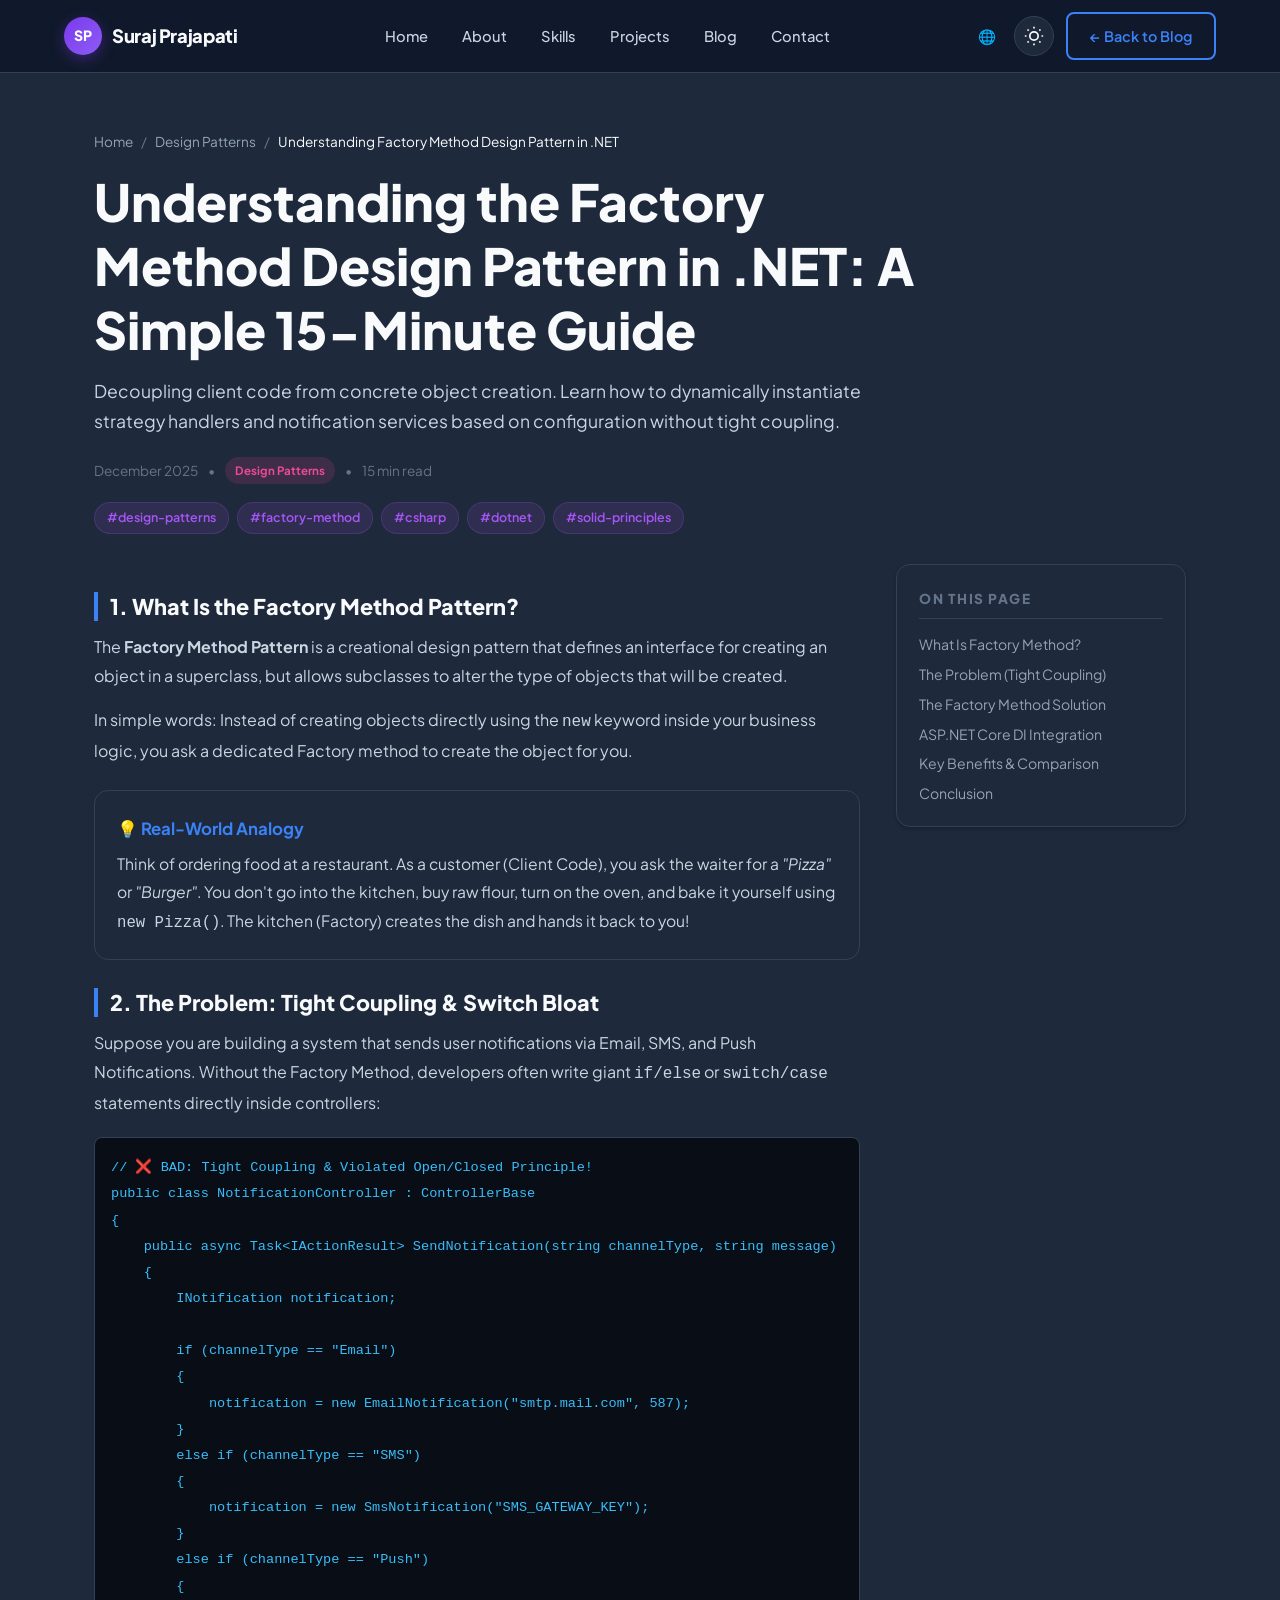
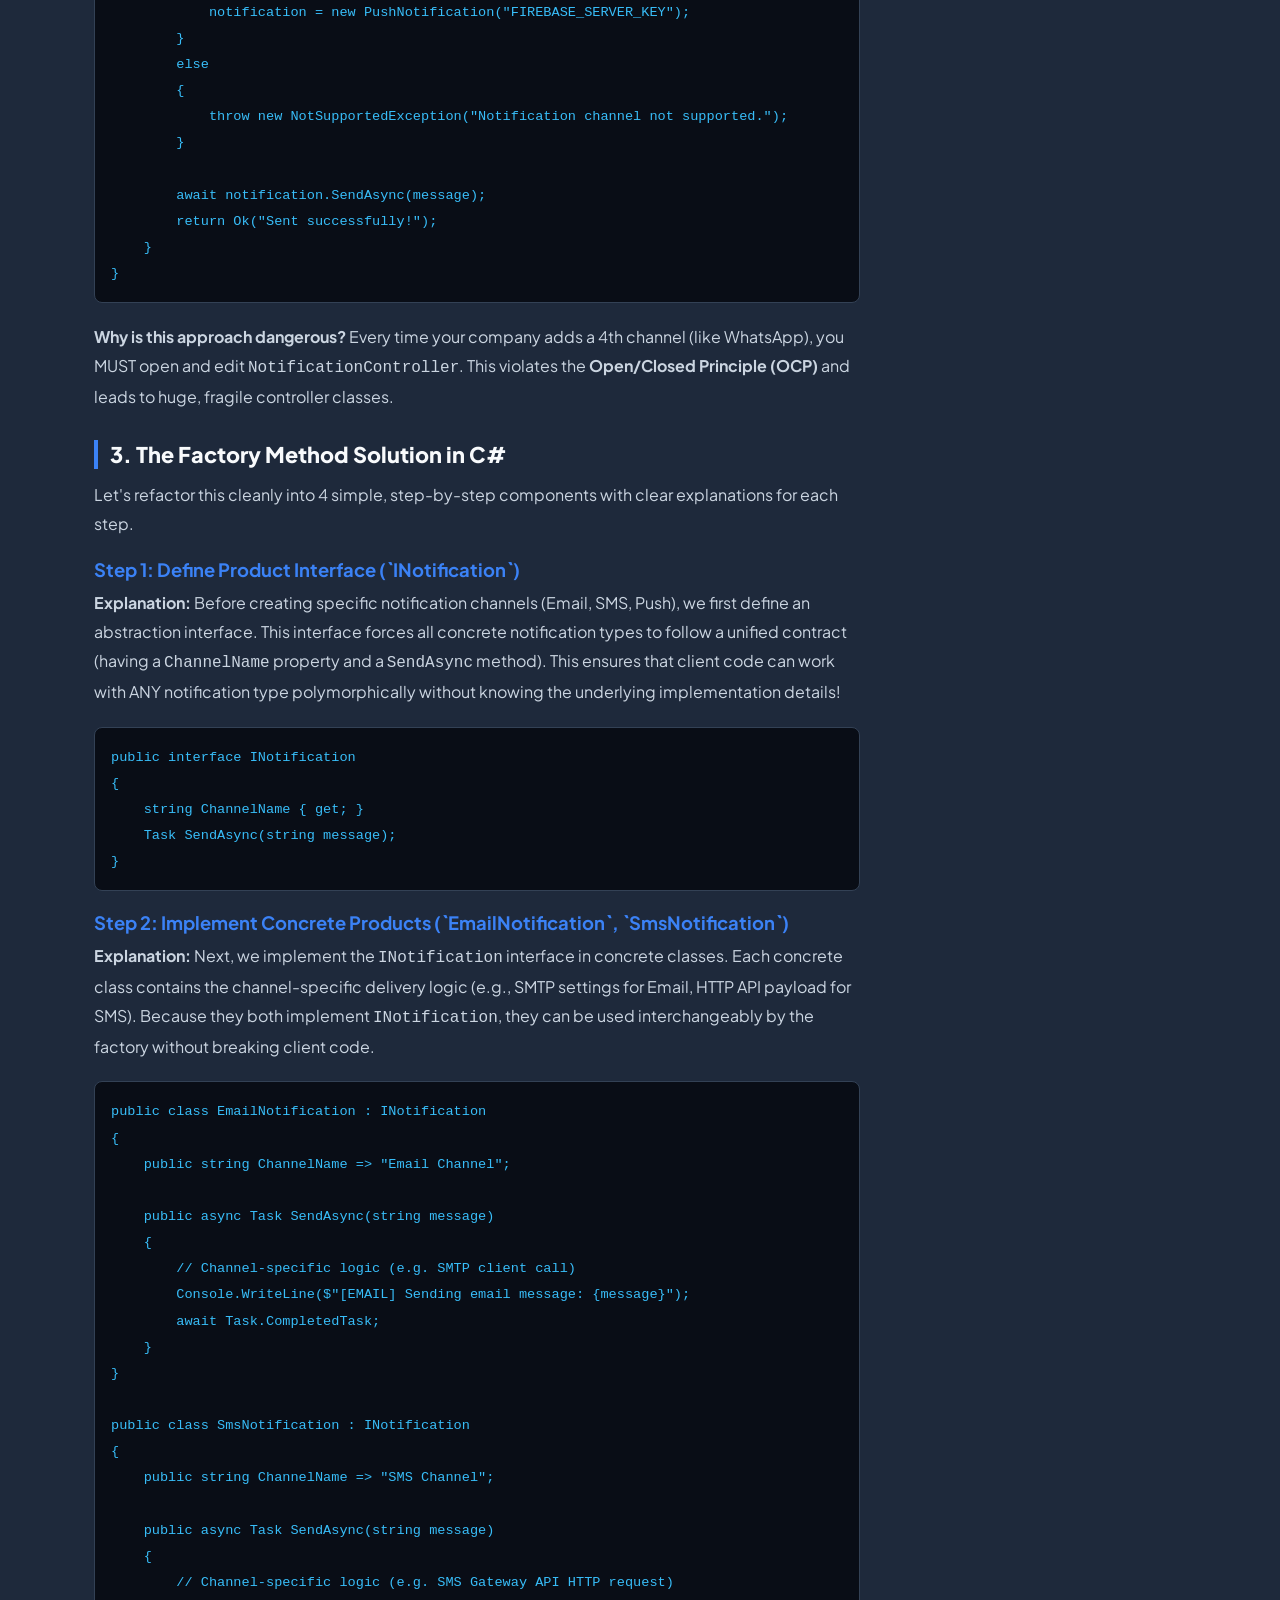
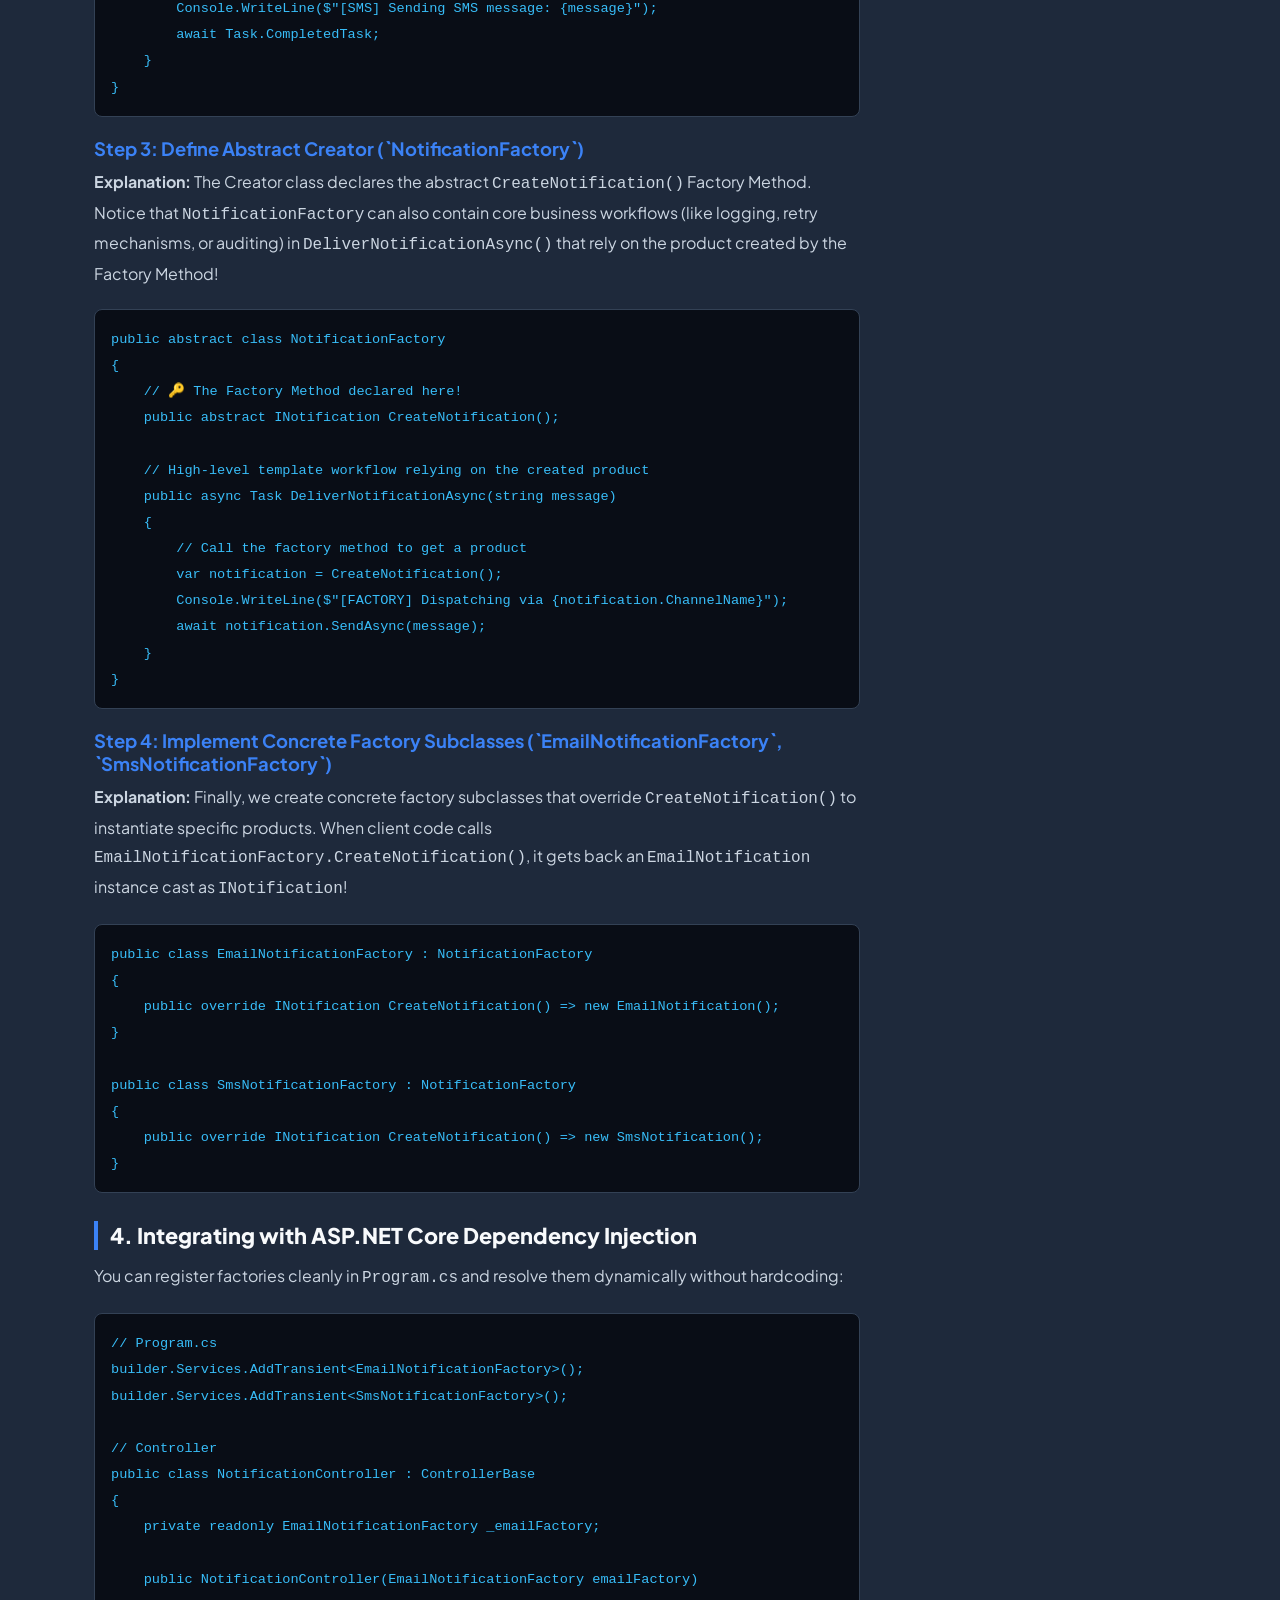
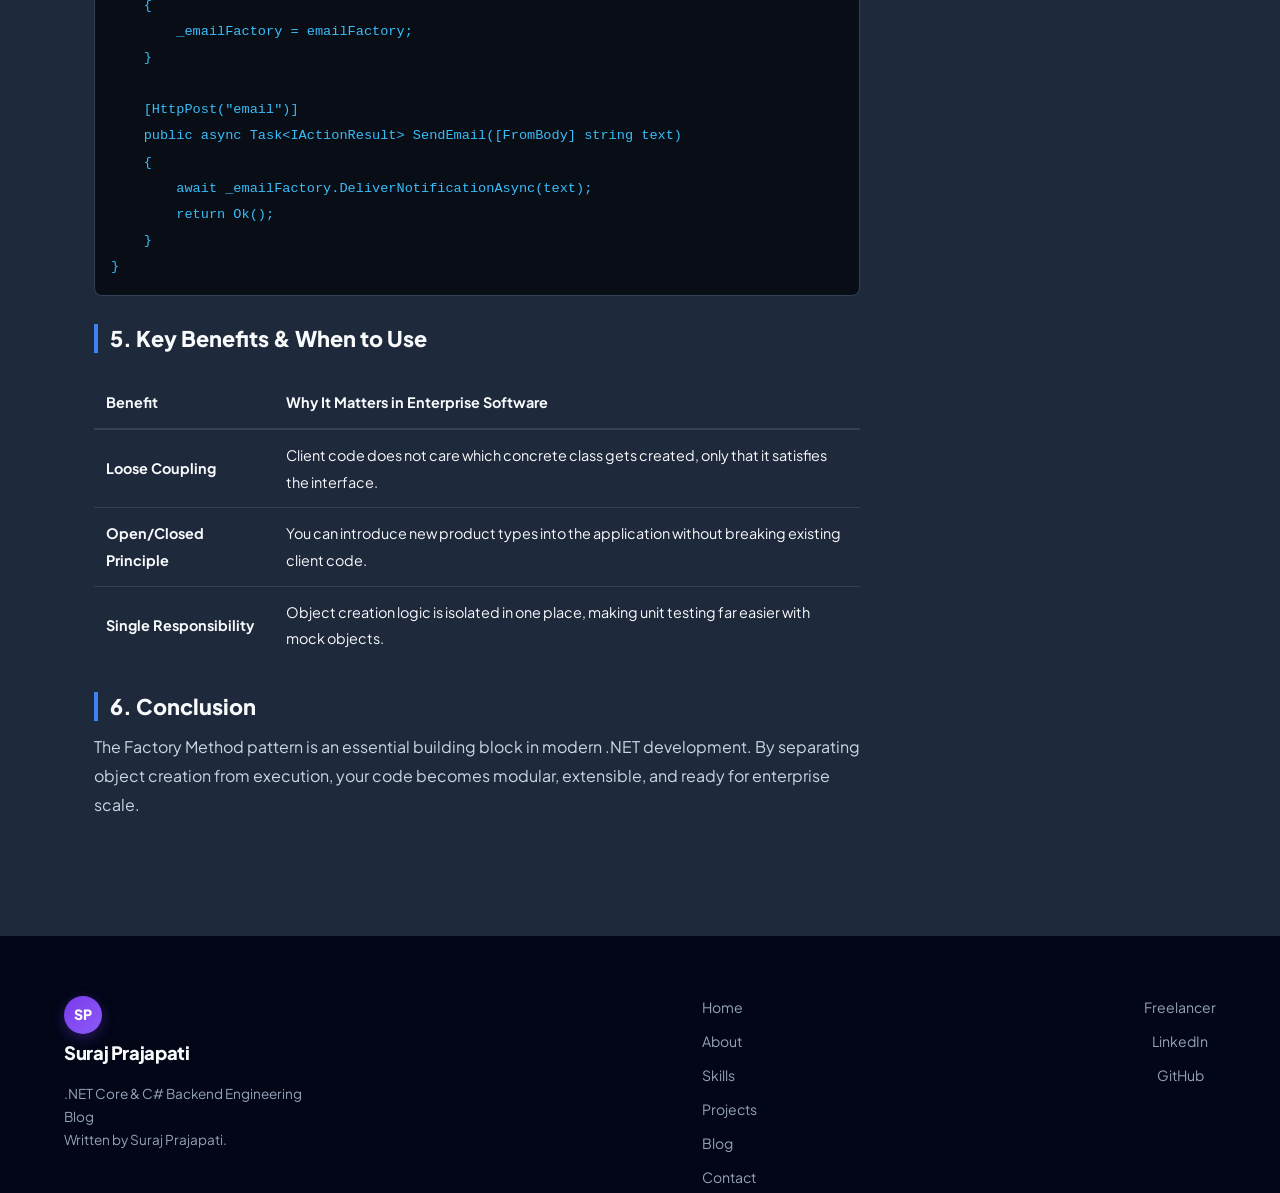
<file: blogs/patterns/factory-pattern.html>
<!DOCTYPE html>
<html lang="en" data-theme="dark">
<head>
  <meta charset="UTF-8" />
  <meta name="viewport" content="width=device-width, initial-scale=1.0" />
  <title>Understanding the Factory Method Design Pattern in .NET | Suraj Prajapati</title>
  <meta name="description" content="A simple, step-by-step 15-minute guide to the Factory Method Design Pattern in C# and .NET 8. Learn how to decouple client code from concrete object creation." />
  <meta name="keywords" content="Factory Method Pattern C#, Creational Patterns .NET 8, Open Closed Principle, Notification Factory C#" />
  <link rel="preconnect" href="https://fonts.googleapis.com" />
  <link rel="preconnect" href="https://fonts.gstatic.com" crossorigin />
  <link href="https://fonts.googleapis.com/css2?family=Plus+Jakarta+Sans:wght@300;400;500;600;700;800&family=Fira+Code:wght@400;500;600&display=swap" rel="stylesheet" />
  <link rel="stylesheet" href="../../style.css" />
</head>
<body>

  <!-- ===== NAVIGATION ===== -->
  <nav class="navbar" id="navbar">
    <div class="nav-container">
      <a href="../../index.html" class="nav-logo">
        <div class="logo-avatar">SP</div>
        <span class="logo-name">Suraj Prajapati</span>
      </a>
      <ul class="nav-links" id="navLinks">
        <li><a href="../../index.html#hero" class="nav-link">Home</a></li>
        <li><a href="../../index.html#about" class="nav-link">About</a></li>
        <li><a href="../../index.html#skills" class="nav-link">Skills</a></li>
        <li><a href="../../projects.html" class="nav-link">Projects</a></li>
        <li><a href="../../blog.html" class="nav-link active">Blog</a></li>
        <li><a href="../../index.html#contact" class="nav-link">Contact</a></li>
      </ul>
      <div class="nav-actions">
        <!-- Language Converter Widget -->
        <div class="lang-converter" title="Translate Page">
          <span style="font-size:.9rem; color:var(--text-light);">🌐</span>
          <div id="google_translate_element"></div>
        </div>
        <button class="theme-toggle" id="themeToggle" title="Toggle Theme" aria-label="Toggle theme">
          <svg class="sun-icon" width="20" height="20" viewBox="0 0 24 24" fill="none" stroke="currentColor" stroke-width="2"><circle cx="12" cy="12" r="5"/><path d="M12 1v2M12 21v2M4.22 4.22l1.42 1.42M18.36 18.36l1.42 1.42M1 12h2M21 12h2M4.22 19.78l1.42-1.42M18.36 5.64l1.42-1.42"/></svg>
          <svg class="moon-icon" width="20" height="20" viewBox="0 0 24 24" fill="none" stroke="currentColor" stroke-width="2"><path d="M21 12.79A9 9 0 1 1 11.21 3 7 7 0 0 0 21 12.79z"/></svg>
        </button>
        <a href="../../blog.html" class="btn btn-outline nav-cta">← Back to Blog</a>
      </div>
      <button class="hamburger" id="hamburger" aria-label="Toggle menu">
        <span></span><span></span><span></span>
      </button>
    </div>
  </nav>

  <!-- ===== ARTICLE DETAIL CONTENT ===== -->
  <article class="section blog-detail-section" style="padding-top: 130px;">
    <div class="container" style="max-width: 1140px;">
      
      <!-- BREADCRUMB & HEADER -->
      <div class="blog-breadcrumb">
        <a href="../../index.html">Home</a> <span>/</span>
        <a href="../../blog.html">Design Patterns</a> <span>/</span>
        <span style="color:var(--text-dark);">Understanding Factory Method Design Pattern in .NET</span>
      </div>

      <div class="blog-detail-header" style="max-width: 820px; margin-bottom: 30px;">
        <h1 style="font-size: clamp(2.2rem, 4vw, 3.2rem); font-weight:800; line-height:1.25; margin-bottom:16px;">
          Understanding the Factory Method Design Pattern in .NET: A Simple 15-Minute Guide
        </h1>
        <p style="font-size:1.1rem; color:var(--text-med); line-height:1.7; margin-bottom:20px;">
          Decoupling client code from concrete object creation. Learn how to dynamically instantiate strategy handlers and notification services based on configuration without tight coupling.
        </p>
        <div style="font-size:.85rem; color:var(--text-xlight); display:flex; align-items:center; gap:10px;">
          <span>December 2025</span> •
          <span class="blog-badge patterns">Design Patterns</span> •
          <span>15 min read</span>
        </div>
        <div class="blog-hashtag-pills">
          <span class="hashtag-pill">#design-patterns</span>
          <span class="hashtag-pill">#factory-method</span>
          <span class="hashtag-pill">#csharp</span>
          <span class="hashtag-pill">#dotnet</span>
          <span class="hashtag-pill">#solid-principles</span>
        </div>
      </div>

      <!-- 2-COLUMN LAYOUT -->
      <div class="blog-layout-2col">
        
        <!-- LEFT COLUMN: MAIN ARTICLE CONTENT -->
        <div class="blog-article-body" style="font-size:1.05rem; line-height:1.85;">
          
          <h3 id="what-is-factory-method">1. What Is the Factory Method Pattern?</h3>
          <p>The <strong>Factory Method Pattern</strong> is a creational design pattern that defines an interface for creating an object in a superclass, but allows subclasses to alter the type of objects that will be created.</p>
          <p>In simple words: Instead of creating objects directly using the <code>new</code> keyword inside your business logic, you ask a dedicated Factory method to create the object for you.</p>

          <div style="background:var(--bg-alt); padding:22px; border-radius:var(--radius-md); margin:24px 0; border:1px solid var(--border);">
            <div style="font-weight:700; font-size:1.05rem; color:var(--primary); margin-bottom:6px;">💡 Real-World Analogy</div>
            <p style="margin-bottom:0; font-size:.98rem;">Think of ordering food at a restaurant. As a customer (Client Code), you ask the waiter for a <em>"Pizza"</em> or <em>"Burger"</em>. You don't go into the kitchen, buy raw flour, turn on the oven, and bake it yourself using <code>new Pizza()</code>. The kitchen (Factory) creates the dish and hands it back to you!</p>
          </div>

          <h3 id="the-problem">2. The Problem: Tight Coupling & Switch Bloat</h3>
          <p>Suppose you are building a system that sends user notifications via Email, SMS, and Push Notifications. Without the Factory Method, developers often write giant <code>if/else</code> or <code>switch/case</code> statements directly inside controllers:</p>

          <pre><code>// ❌ BAD: Tight Coupling & Violated Open/Closed Principle!
public class NotificationController : ControllerBase
{
    public async Task&lt;IActionResult&gt; SendNotification(string channelType, string message)
    {
        INotification notification;

        if (channelType == "Email")
        {
            notification = new EmailNotification("smtp.mail.com", 587);
        }
        else if (channelType == "SMS")
        {
            notification = new SmsNotification("SMS_GATEWAY_KEY");
        }
        else if (channelType == "Push")
        {
            notification = new PushNotification("FIREBASE_SERVER_KEY");
        }
        else
        {
            throw new NotSupportedException("Notification channel not supported.");
        }

        await notification.SendAsync(message);
        return Ok("Sent successfully!");
    }
}</code></pre>

          <p><strong>Why is this approach dangerous?</strong> Every time your company adds a 4th channel (like WhatsApp), you MUST open and edit <code>NotificationController</code>. This violates the <strong>Open/Closed Principle (OCP)</strong> and leads to huge, fragile controller classes.</p>

          <h3 id="factory-solution">3. The Factory Method Solution in C#</h3>
          <p>Let's refactor this cleanly into 4 simple, step-by-step components with clear explanations for each step.</p>

          <h4 style="font-size:1.15rem; font-weight:700; color:var(--primary); margin:20px 0 8px 0;">Step 1: Define Product Interface (`INotification`)</h4>
          <p><strong>Explanation:</strong> Before creating specific notification channels (Email, SMS, Push), we first define an abstraction interface. This interface forces all concrete notification types to follow a unified contract (having a <code>ChannelName</code> property and a <code>SendAsync</code> method). This ensures that client code can work with ANY notification type polymorphically without knowing the underlying implementation details!</p>

          <pre><code>public interface INotification
{
    string ChannelName { get; }
    Task SendAsync(string message);
}</code></pre>

          <h4 style="font-size:1.15rem; font-weight:700; color:var(--primary); margin:20px 0 8px 0;">Step 2: Implement Concrete Products (`EmailNotification`, `SmsNotification`)</h4>
          <p><strong>Explanation:</strong> Next, we implement the <code>INotification</code> interface in concrete classes. Each concrete class contains the channel-specific delivery logic (e.g., SMTP settings for Email, HTTP API payload for SMS). Because they both implement <code>INotification</code>, they can be used interchangeably by the factory without breaking client code.</p>

          <pre><code>public class EmailNotification : INotification
{
    public string ChannelName =&gt; "Email Channel";

    public async Task SendAsync(string message)
    {
        // Channel-specific logic (e.g. SMTP client call)
        Console.WriteLine($"[EMAIL] Sending email message: {message}");
        await Task.CompletedTask;
    }
}

public class SmsNotification : INotification
{
    public string ChannelName =&gt; "SMS Channel";

    public async Task SendAsync(string message)
    {
        // Channel-specific logic (e.g. SMS Gateway API HTTP request)
        Console.WriteLine($"[SMS] Sending SMS message: {message}");
        await Task.CompletedTask;
    }
}</code></pre>

          <h4 style="font-size:1.15rem; font-weight:700; color:var(--primary); margin:20px 0 8px 0;">Step 3: Define Abstract Creator (`NotificationFactory`)</h4>
          <p><strong>Explanation:</strong> The Creator class declares the abstract <code>CreateNotification()</code> Factory Method. Notice that <code>NotificationFactory</code> can also contain core business workflows (like logging, retry mechanisms, or auditing) in <code>DeliverNotificationAsync()</code> that rely on the product created by the Factory Method!</p>

          <pre><code>public abstract class NotificationFactory
{
    // 🔑 The Factory Method declared here!
    public abstract INotification CreateNotification();

    // High-level template workflow relying on the created product
    public async Task DeliverNotificationAsync(string message)
    {
        // Call the factory method to get a product
        var notification = CreateNotification();
        Console.WriteLine($"[FACTORY] Dispatching via {notification.ChannelName}");
        await notification.SendAsync(message);
    }
}</code></pre>

          <h4 style="font-size:1.15rem; font-weight:700; color:var(--primary); margin:20px 0 8px 0;">Step 4: Implement Concrete Factory Subclasses (`EmailNotificationFactory`, `SmsNotificationFactory`)</h4>
          <p><strong>Explanation:</strong> Finally, we create concrete factory subclasses that override <code>CreateNotification()</code> to instantiate specific products. When client code calls <code>EmailNotificationFactory.CreateNotification()</code>, it gets back an <code>EmailNotification</code> instance cast as <code>INotification</code>!</p>

          <pre><code>public class EmailNotificationFactory : NotificationFactory
{
    public override INotification CreateNotification() =&gt; new EmailNotification();
}

public class SmsNotificationFactory : NotificationFactory
{
    public override INotification CreateNotification() =&gt; new SmsNotification();
}</code></pre>

          <h3 id="aspnet-integration">4. Integrating with ASP.NET Core Dependency Injection</h3>
          <p>You can register factories cleanly in <code>Program.cs</code> and resolve them dynamically without hardcoding:</p>

          <pre><code>// Program.cs
builder.Services.AddTransient&lt;EmailNotificationFactory&gt;();
builder.Services.AddTransient&lt;SmsNotificationFactory&gt;();

// Controller
public class NotificationController : ControllerBase
{
    private readonly EmailNotificationFactory _emailFactory;

    public NotificationController(EmailNotificationFactory emailFactory)
    {
        _emailFactory = emailFactory;
    }

    [HttpPost("email")]
    public async Task&lt;IActionResult&gt; SendEmail([FromBody] string text)
    {
        await _emailFactory.DeliverNotificationAsync(text);
        return Ok();
    }
}</code></pre>

          <h3 id="benefits">5. Key Benefits & When to Use</h3>
          <table style="width:100%; border-collapse:collapse; margin:24px 0; font-size:.9rem;">
            <thead>
              <tr style="background:var(--bg-alt); border-bottom:2px solid var(--border); text-align:left;">
                <th style="padding:12px;">Benefit</th>
                <th style="padding:12px;">Why It Matters in Enterprise Software</th>
              </tr>
            </thead>
            <tbody>
              <tr style="border-bottom:1px solid var(--border);">
                <td style="padding:12px;"><strong>Loose Coupling</strong></td>
                <td style="padding:12px;">Client code does not care which concrete class gets created, only that it satisfies the interface.</td>
              </tr>
              <tr style="border-bottom:1px solid var(--border);">
                <td style="padding:12px;"><strong>Open/Closed Principle</strong></td>
                <td style="padding:12px;">You can introduce new product types into the application without breaking existing client code.</td>
              </tr>
              <tr>
                <td style="padding:12px;"><strong>Single Responsibility</strong></td>
                <td style="padding:12px;">Object creation logic is isolated in one place, making unit testing far easier with mock objects.</td>
              </tr>
            </tbody>
          </table>

          <h3 id="conclusion">6. Conclusion</h3>
          <p>The Factory Method pattern is an essential building block in modern .NET development. By separating object creation from execution, your code becomes modular, extensible, and ready for enterprise scale.</p>

        </div>

        <!-- RIGHT COLUMN: STICKY "ON THIS PAGE" SIDEBAR -->
        <aside class="on-this-page-sidebar">
          <div class="on-this-page-card">
            <div class="on-this-page-title">On This Page</div>
            <ul class="on-this-page-list">
              <li><a href="#what-is-factory-method">What Is Factory Method?</a></li>
              <li><a href="#the-problem">The Problem (Tight Coupling)</a></li>
              <li><a href="#factory-solution">The Factory Method Solution</a></li>
              <li><a href="#aspnet-integration">ASP.NET Core DI Integration</a></li>
              <li><a href="#benefits">Key Benefits & Comparison</a></li>
              <li><a href="#conclusion">Conclusion</a></li>
            </ul>
          </div>
        </aside>

      </div>

    </div>
  </article>

  <!-- ===== FOOTER ===== -->
  <footer class="footer">
    <div class="container">
      <div class="footer-content">
        <div class="footer-brand">
          <a href="../../index.html" class="nav-logo">
            <div class="logo-avatar">SP</div>
            <span class="logo-name">Suraj Prajapati</span>
          </a>
          <p>.NET Core & C# Backend Engineering Blog<br/>Written by Suraj Prajapati.</p>
        </div>
        <div class="footer-links">
          <a href="../../index.html#hero">Home</a>
          <a href="../../index.html#about">About</a>
          <a href="../../index.html#skills">Skills</a>
          <a href="../../projects.html">Projects</a>
          <a href="../../blog.html">Blog</a>
          <a href="../../index.html#contact">Contact</a>
        </div>
        <div class="footer-socials">
          <a href="https://www.freelancer.in/u/SurajBelduha08" target="_blank" rel="noopener" class="social-link">Freelancer</a>
          <a href="https://www.linkedin.com/in/suraj-prajapati-201ba222b/" target="_blank" rel="noopener" class="social-link">LinkedIn</a>
          <a href="https://github.com/surajbelduha" target="_blank" rel="noopener" class="social-link">GitHub</a>
        </div>
      </div>
      <div class="footer-bottom">
        <p>© 2026 Suraj Prajapati. All rights reserved.</p>
        <a href="#" class="back-to-top">↑ Back to Top</a>
      </div>
    </div>
  </footer>

  <!-- GOOGLE TRANSLATE SCRIPT -->
  <script type="text/javascript">
    function googleTranslateElementInit() {
      new google.translate.TranslateElement({
        pageLanguage: 'en',
        includedLanguages: 'en,hi,gu,es,fr,de',
        layout: google.translate.TranslateElement.InlineLayout.SIMPLE
      }, 'google_translate_element');
    }
  </script>
  <script type="text/javascript" src="//translate.google.com/translate_a/element.js?cb=googleTranslateElementInit"></script>

  <script src="../../script.js"></script>
</body>
</html>
</file>
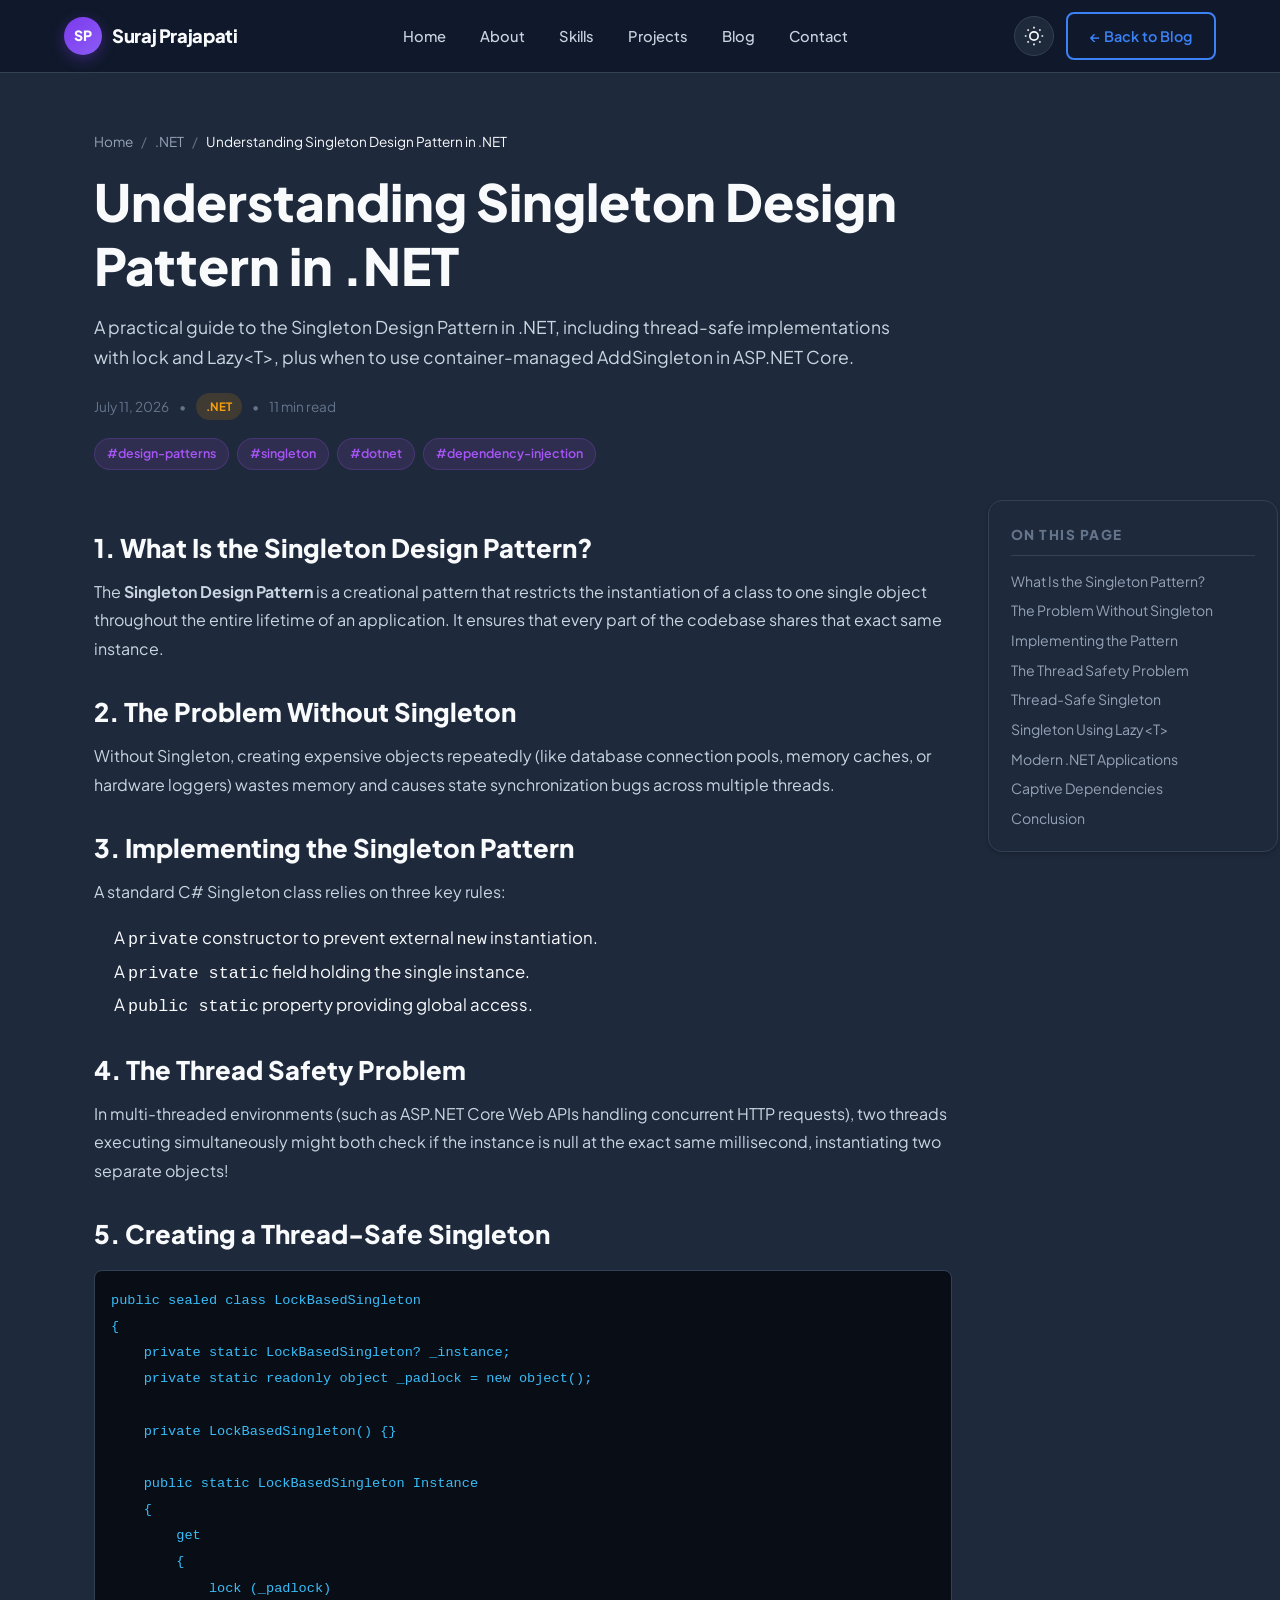
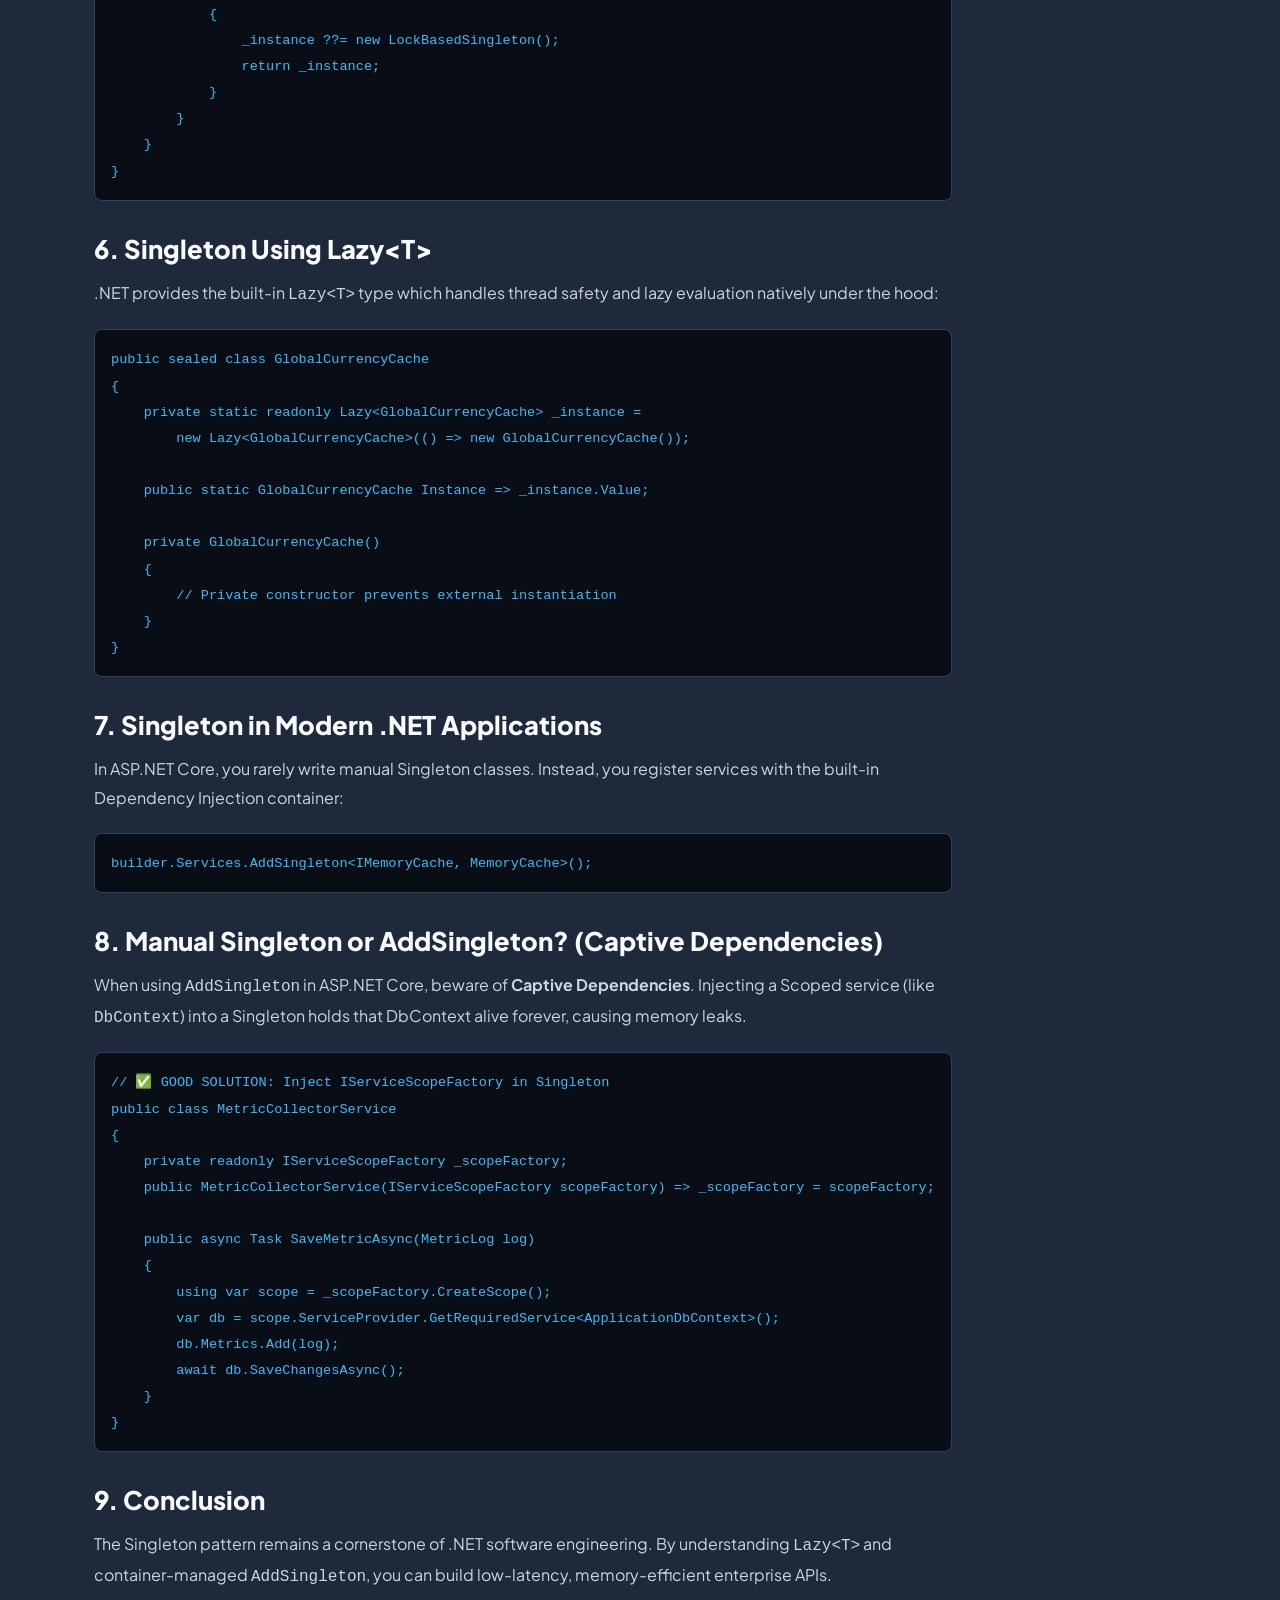
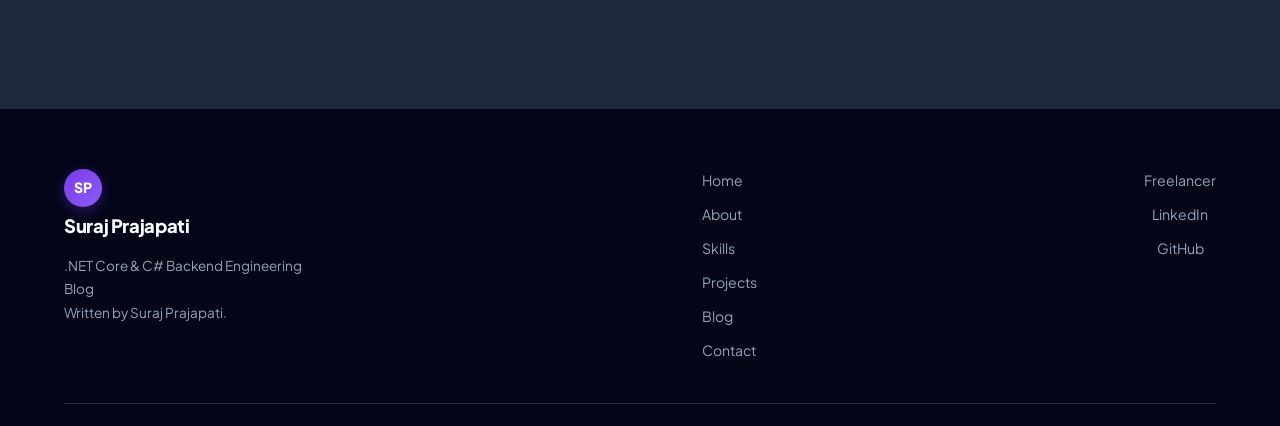
<file: blogs/patterns/singleton-pattern.html>
<!DOCTYPE html>
<html lang="en" data-theme="dark">
<head>
  <meta charset="UTF-8" />
  <meta name="viewport" content="width=device-width, initial-scale=1.0" />
  <title>Understanding Singleton Design Pattern in .NET | Suraj Prajapati</title>
  <meta name="description" content="A practical guide to the Singleton Design Pattern in .NET, including thread-safe implementations with lock and Lazy<T>, plus container-managed AddSingleton." />
  <meta name="keywords" content="Singleton Pattern C#, Lazy Initialization, Captive Dependency DI, IServiceScopeFactory C#" />
  <link rel="preconnect" href="https://fonts.googleapis.com" />
  <link rel="preconnect" href="https://fonts.gstatic.com" crossorigin />
  <link href="https://fonts.googleapis.com/css2?family=Plus+Jakarta+Sans:wght@300;400;500;600;700;800&family=Fira+Code:wght@400;500;600&display=swap" rel="stylesheet" />
  <link rel="stylesheet" href="../../style.css" />
</head>
<body>

  <!-- ===== NAVIGATION ===== -->
  <nav class="navbar" id="navbar">
    <div class="nav-container">
      <a href="../../index.html" class="nav-logo">
        <div class="logo-avatar">SP</div>
        <span class="logo-name">Suraj Prajapati</span>
      </a>
      <ul class="nav-links" id="navLinks">
        <li><a href="../../index.html#hero" class="nav-link">Home</a></li>
        <li><a href="../../index.html#about" class="nav-link">About</a></li>
        <li><a href="../../index.html#skills" class="nav-link">Skills</a></li>
        <li><a href="../../projects.html" class="nav-link">Projects</a></li>
        <li><a href="../../blog.html" class="nav-link active">Blog</a></li>
        <li><a href="../../index.html#contact" class="nav-link">Contact</a></li>
      </ul>
      <div class="nav-actions">
        <button class="theme-toggle" id="themeToggle" title="Toggle Theme" aria-label="Toggle theme">
          <svg class="sun-icon" width="20" height="20" viewBox="0 0 24 24" fill="none" stroke="currentColor" stroke-width="2"><circle cx="12" cy="12" r="5"/><path d="M12 1v2M12 21v2M4.22 4.22l1.42 1.42M18.36 18.36l1.42 1.42M1 12h2M21 12h2M4.22 19.78l1.42-1.42M18.36 5.64l1.42-1.42"/></svg>
          <svg class="moon-icon" width="20" height="20" viewBox="0 0 24 24" fill="none" stroke="currentColor" stroke-width="2"><path d="M21 12.79A9 9 0 1 1 11.21 3 7 7 0 0 0 21 12.79z"/></svg>
        </button>
        <a href="../../blog.html" class="btn btn-outline nav-cta">← Back to Blog</a>
      </div>
      <button class="hamburger" id="hamburger" aria-label="Toggle menu">
        <span></span><span></span><span></span>
      </button>
    </div>
  </nav>

  <!-- ===== ARTICLE DETAIL CONTENT ===== -->
  <article class="section blog-detail-section" style="padding-top: 130px;">
    <div class="container" style="max-width: 1140px;">
      
      <!-- BREADCRUMB & HEADER -->
      <div class="blog-breadcrumb">
        <a href="../../index.html">Home</a> <span>/</span>
        <a href="../../blog.html">.NET</a> <span>/</span>
        <span style="color:var(--text-dark);">Understanding Singleton Design Pattern in .NET</span>
      </div>

      <div class="blog-detail-header" style="max-width: 820px; margin-bottom: 30px;">
        <h1 style="font-size: clamp(2.2rem, 4vw, 3.2rem); font-weight:800; line-height:1.25; margin-bottom:16px;">
          Understanding Singleton Design Pattern in .NET
        </h1>
        <p style="font-size:1.1rem; color:var(--text-med); line-height:1.7; margin-bottom:20px;">
          A practical guide to the Singleton Design Pattern in .NET, including thread-safe implementations with lock and Lazy&lt;T&gt;, plus when to use container-managed AddSingleton in ASP.NET Core.
        </p>
        <div style="font-size:.85rem; color:var(--text-xlight); display:flex; align-items:center; gap:10px;">
          <span>July 11, 2026</span> •
          <span class="blog-badge netcore">.NET</span> •
          <span>11 min read</span>
        </div>
        <div class="blog-hashtag-pills">
          <span class="hashtag-pill">#design-patterns</span>
          <span class="hashtag-pill">#singleton</span>
          <span class="hashtag-pill">#dotnet</span>
          <span class="hashtag-pill">#dependency-injection</span>
        </div>
      </div>

      <!-- 2-COLUMN LAYOUT -->
      <div class="blog-layout-2col">
        
        <!-- LEFT COLUMN: MAIN ARTICLE BODY -->
        <div class="blog-article-body" style="font-size:1.05rem; line-height:1.85;">
          
          <h2 id="what-is-singleton">1. What Is the Singleton Design Pattern?</h2>
          <p>The <strong>Singleton Design Pattern</strong> is a creational pattern that restricts the instantiation of a class to one single object throughout the entire lifetime of an application. It ensures that every part of the codebase shares that exact same instance.</p>

          <h2 id="problem-without-singleton">2. The Problem Without Singleton</h2>
          <p>Without Singleton, creating expensive objects repeatedly (like database connection pools, memory caches, or hardware loggers) wastes memory and causes state synchronization bugs across multiple threads.</p>

          <h2 id="implementing-singleton">3. Implementing the Singleton Pattern</h2>
          <p>A standard C# Singleton class relies on three key rules:</p>
          <ul style="margin: 8px 0 16px 20px;">
            <li>A <code>private</code> constructor to prevent external <code>new</code> instantiation.</li>
            <li>A <code>private static</code> field holding the single instance.</li>
            <li>A <code>public static</code> property providing global access.</li>
          </ul>

          <h2 id="thread-safety-problem">4. The Thread Safety Problem</h2>
          <p>In multi-threaded environments (such as ASP.NET Core Web APIs handling concurrent HTTP requests), two threads executing simultaneously might both check if the instance is null at the exact same millisecond, instantiating two separate objects!</p>

          <h2 id="thread-safe-singleton">5. Creating a Thread-Safe Singleton</h2>
          <pre><code>public sealed class LockBasedSingleton
{
    private static LockBasedSingleton? _instance;
    private static readonly object _padlock = new object();

    private LockBasedSingleton() {}

    public static LockBasedSingleton Instance
    {
        get
        {
            lock (_padlock)
            {
                _instance ??= new LockBasedSingleton();
                return _instance;
            }
        }
    }
}</code></pre>

          <h2 id="singleton-using-lazyt">6. Singleton Using Lazy&lt;T&gt;</h2>
          <p>.NET provides the built-in <code>Lazy&lt;T&gt;</code> type which handles thread safety and lazy evaluation natively under the hood:</p>

          <pre><code>public sealed class GlobalCurrencyCache
{
    private static readonly Lazy&lt;GlobalCurrencyCache&gt; _instance = 
        new Lazy&lt;GlobalCurrencyCache&gt;(() =&gt; new GlobalCurrencyCache());

    public static GlobalCurrencyCache Instance =&gt; _instance.Value;

    private GlobalCurrencyCache()
    {
        // Private constructor prevents external instantiation
    }
}</code></pre>

          <h2 id="modern-dotnet">7. Singleton in Modern .NET Applications</h2>
          <p>In ASP.NET Core, you rarely write manual Singleton classes. Instead, you register services with the built-in Dependency Injection container:</p>
          <pre><code>builder.Services.AddSingleton&lt;IMemoryCache, MemoryCache&gt;();</code></pre>

          <h2 id="captive-dependencies">8. Manual Singleton or AddSingleton? (Captive Dependencies)</h2>
          <p>When using <code>AddSingleton</code> in ASP.NET Core, beware of <strong>Captive Dependencies</strong>. Injecting a Scoped service (like <code>DbContext</code>) into a Singleton holds that DbContext alive forever, causing memory leaks.</p>

          <pre><code>// ✅ GOOD SOLUTION: Inject IServiceScopeFactory in Singleton
public class MetricCollectorService
{
    private readonly IServiceScopeFactory _scopeFactory;
    public MetricCollectorService(IServiceScopeFactory scopeFactory) =&gt; _scopeFactory = scopeFactory;

    public async Task SaveMetricAsync(MetricLog log)
    {
        using var scope = _scopeFactory.CreateScope();
        var db = scope.ServiceProvider.GetRequiredService&lt;ApplicationDbContext&gt;();
        db.Metrics.Add(log);
        await db.SaveChangesAsync();
    }
}</code></pre>

          <h2 id="conclusion">9. Conclusion</h2>
          <p>The Singleton pattern remains a cornerstone of .NET software engineering. By understanding <code>Lazy&lt;T&gt;</code> and container-managed <code>AddSingleton</code>, you can build low-latency, memory-efficient enterprise APIs.</p>

        </div>

        <!-- RIGHT COLUMN: STICKY "ON THIS PAGE" SIDEBAR -->
        <aside class="on-this-page-sidebar">
          <div class="on-this-page-card">
            <div class="on-this-page-title">On This Page</div>
            <ul class="on-this-page-list">
              <li><a href="#what-is-singleton">What Is the Singleton Pattern?</a></li>
              <li><a href="#problem-without-singleton">The Problem Without Singleton</a></li>
              <li><a href="#implementing-singleton">Implementing the Pattern</a></li>
              <li><a href="#thread-safety-problem">The Thread Safety Problem</a></li>
              <li><a href="#thread-safe-singleton">Thread-Safe Singleton</a></li>
              <li><a href="#singleton-using-lazyt">Singleton Using Lazy&lt;T&gt;</a></li>
              <li><a href="#modern-dotnet">Modern .NET Applications</a></li>
              <li><a href="#captive-dependencies">Captive Dependencies</a></li>
              <li><a href="#conclusion">Conclusion</a></li>
            </ul>
          </div>
        </aside>

      </div>

    </div>
  </article>

  <!-- ===== FOOTER ===== -->
  <footer class="footer">
    <div class="container">
      <div class="footer-content">
        <div class="footer-brand">
          <a href="../../index.html" class="nav-logo">
            <div class="logo-avatar">SP</div>
            <span class="logo-name">Suraj Prajapati</span>
          </a>
          <p>.NET Core & C# Backend Engineering Blog<br/>Written by Suraj Prajapati.</p>
        </div>
        <div class="footer-links">
          <a href="../../index.html#hero">Home</a>
          <a href="../../index.html#about">About</a>
          <a href="../../index.html#skills">Skills</a>
          <a href="../../projects.html">Projects</a>
          <a href="../../blog.html">Blog</a>
          <a href="../../index.html#contact">Contact</a>
        </div>
        <div class="footer-socials">
          <a href="https://www.freelancer.in/u/SurajBelduha08" target="_blank" rel="noopener" class="social-link">Freelancer</a>
          <a href="https://www.linkedin.com/in/suraj-prajapati-201ba222b/" target="_blank" rel="noopener" class="social-link">LinkedIn</a>
          <a href="https://github.com/surajbelduha" target="_blank" rel="noopener" class="social-link">GitHub</a>
        </div>
      </div>
      <div class="footer-bottom">
        <p>© 2026 Suraj Prajapati. All rights reserved.</p>
        <a href="#" class="back-to-top">↑ Back to Top</a>
      </div>
    </div>
  </footer>

  <script src="../../script.js"></script>
</body>
</html>
</file>
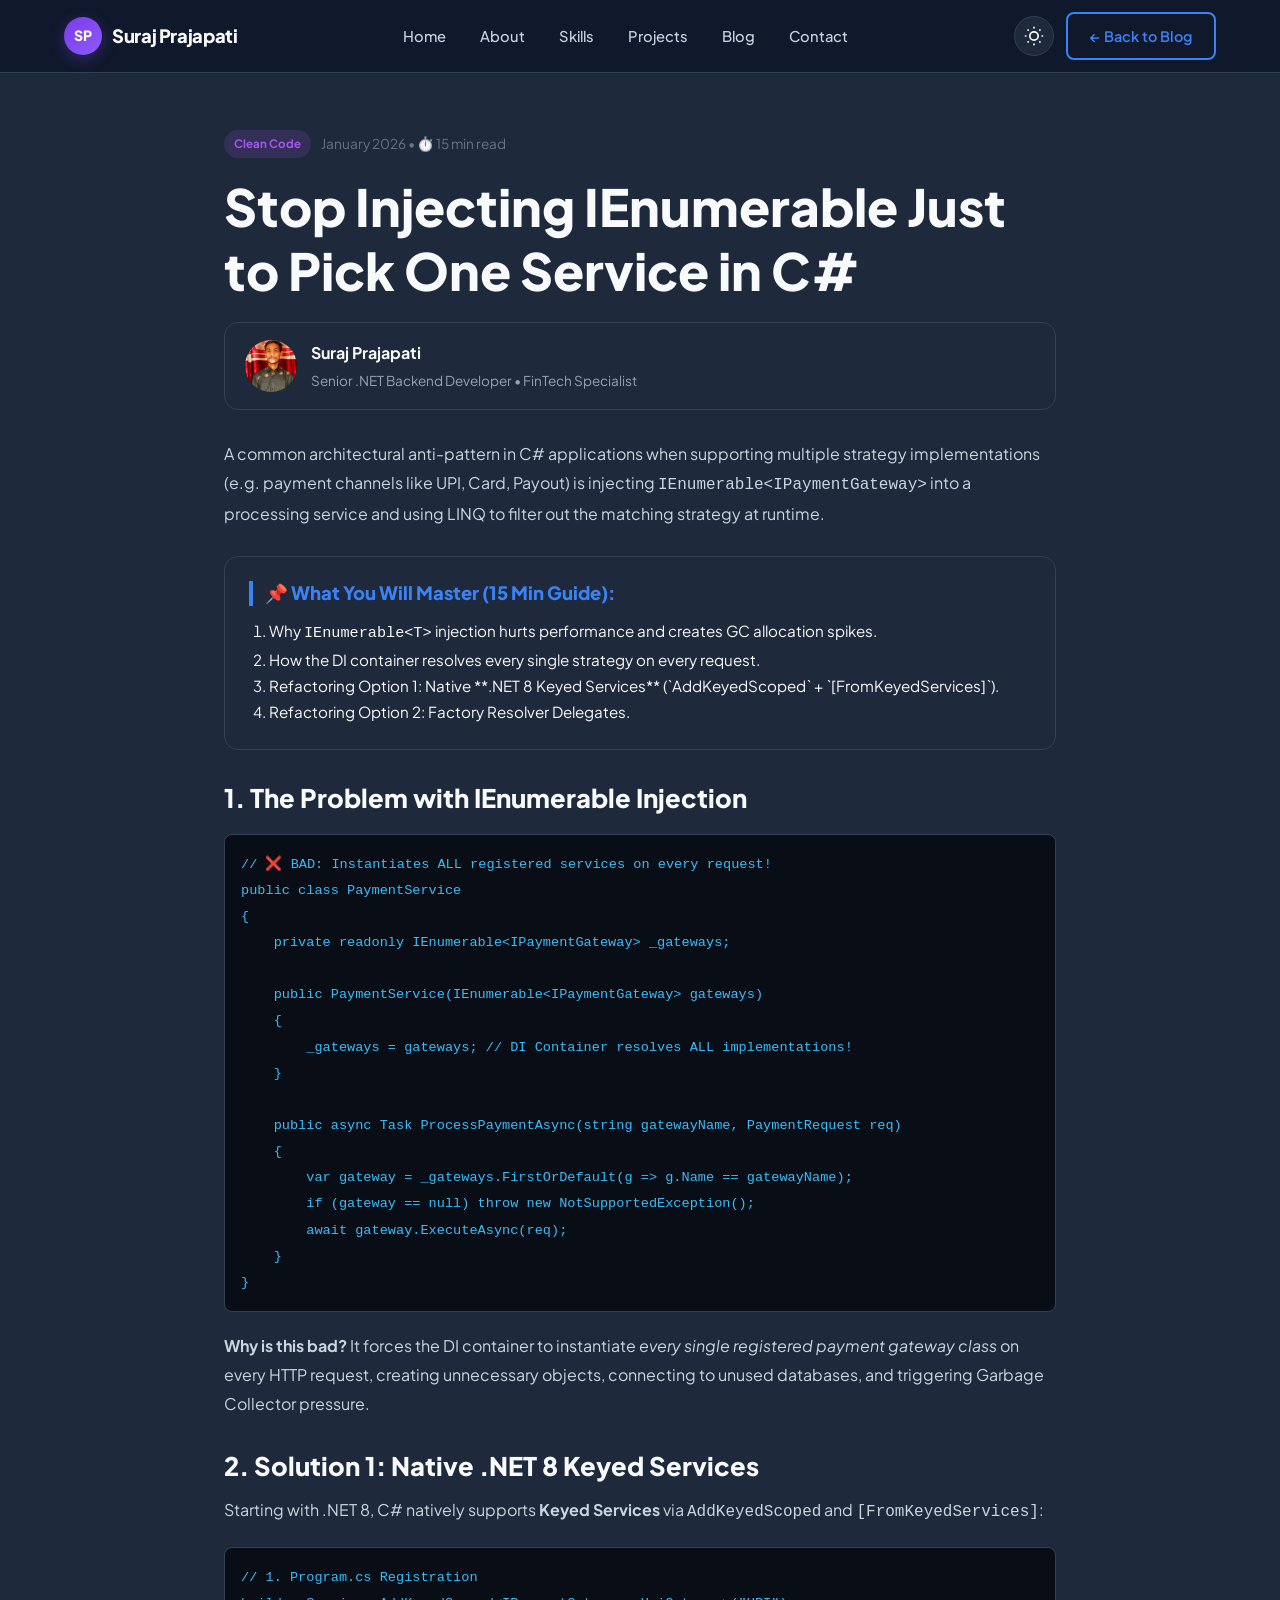
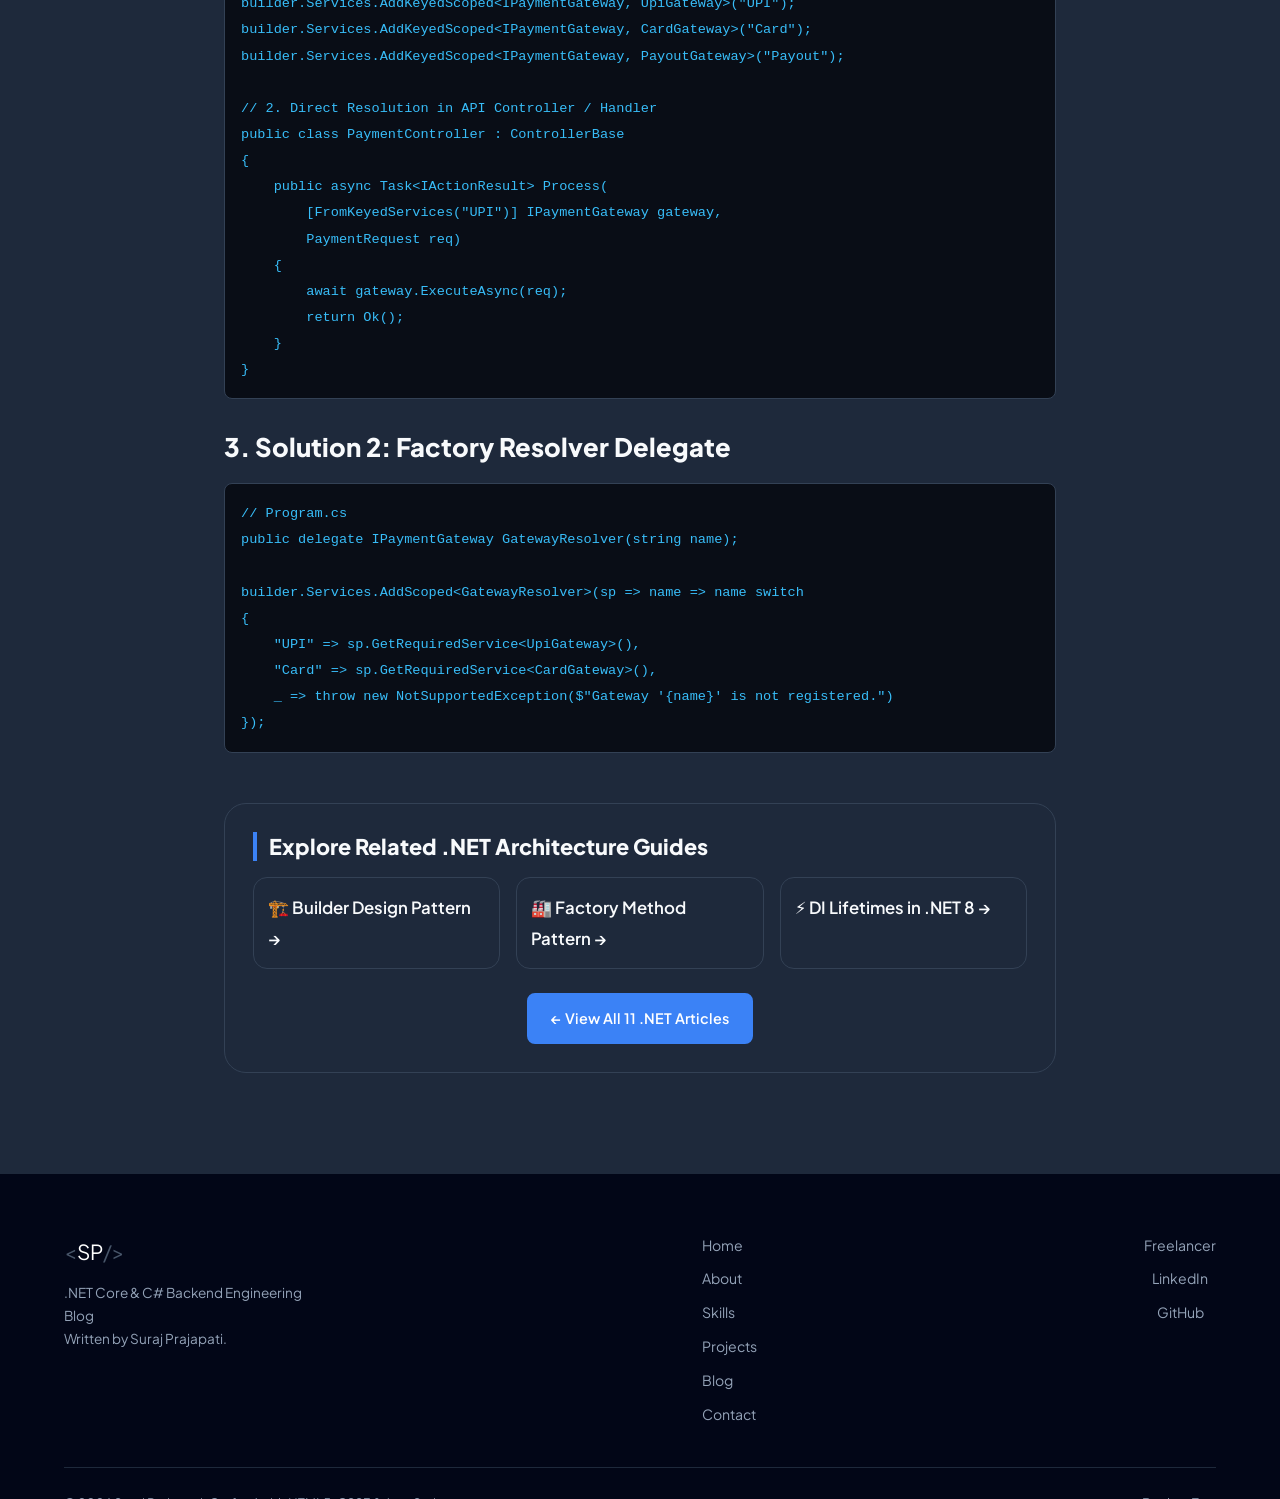
<file: blogs/patterns/stop-ienumerable.html>
<!DOCTYPE html>
<html lang="en" data-theme="dark">
<head>
  <meta charset="UTF-8" />
  <meta name="viewport" content="width=device-width, initial-scale=1.0" />
  <title>Stop Injecting IEnumerable Just to Pick One Service in C# | 15 Min Refactoring Guide</title>
  <meta name="description" content="Why injecting IEnumerable<IService> creates memory allocation overhead and how to refactor using .NET 8 Keyed Services and Factory Resolvers." />
  <meta name="keywords" content="Keyed Services .NET 8, IEnumerable Dependency Injection C#, Strategy Pattern Refactoring, FromKeyedServices" />
  <link rel="preconnect" href="https://fonts.googleapis.com" />
  <link rel="preconnect" href="https://fonts.gstatic.com" crossorigin />
  <link href="https://fonts.googleapis.com/css2?family=Plus+Jakarta+Sans:wght@300;400;500;600;700;800&family=Fira+Code:wght@400;500;600&display=swap" rel="stylesheet" />
  <link rel="stylesheet" href="../../style.css" />
</head>
<body>

  <!-- ===== NAVIGATION ===== -->
  <nav class="navbar" id="navbar">
    <div class="nav-container">
      <a href="../../index.html" class="nav-logo">
        <div class="logo-avatar">SP</div>
        <span class="logo-name">Suraj Prajapati</span>
      </a>
      <ul class="nav-links" id="navLinks">
        <li><a href="../../index.html#hero" class="nav-link">Home</a></li>
        <li><a href="../../index.html#about" class="nav-link">About</a></li>
        <li><a href="../../index.html#skills" class="nav-link">Skills</a></li>
        <li><a href="../../projects.html" class="nav-link">Projects</a></li>
        <li><a href="../../blog.html" class="nav-link active">Blog</a></li>
        <li><a href="../../index.html#contact" class="nav-link">Contact</a></li>
      </ul>
      <div class="nav-actions">
        <button class="theme-toggle" id="themeToggle" title="Toggle Theme" aria-label="Toggle theme">
          <svg class="sun-icon" width="20" height="20" viewBox="0 0 24 24" fill="none" stroke="currentColor" stroke-width="2"><circle cx="12" cy="12" r="5"/><path d="M12 1v2M12 21v2M4.22 4.22l1.42 1.42M18.36 18.36l1.42 1.42M1 12h2M21 12h2M4.22 19.78l1.42-1.42M18.36 5.64l1.42-1.42"/></svg>
          <svg class="moon-icon" width="20" height="20" viewBox="0 0 24 24" fill="none" stroke="currentColor" stroke-width="2"><path d="M21 12.79A9 9 0 1 1 11.21 3 7 7 0 0 0 21 12.79z"/></svg>
        </button>
        <a href="../../blog.html" class="btn btn-outline nav-cta">← Back to Blog</a>
      </div>
      <button class="hamburger" id="hamburger" aria-label="Toggle menu">
        <span></span><span></span><span></span>
      </button>
    </div>
  </nav>

  <!-- ===== ARTICLE DETAIL CONTENT ===== -->
  <article class="section blog-detail-section" style="padding-top: 130px;">
    <div class="container" style="max-width: 880px;">
      
      <div class="blog-detail-header">
        <div style="display:flex; gap:10px; align-items:center; margin-bottom:16px;">
          <span class="blog-badge architecture">Clean Code</span>
          <span style="font-size:.85rem; color:var(--text-xlight);">January 2026 • ⏱️ 15 min read</span>
        </div>
        <h1 style="font-size: clamp(2.2rem, 4vw, 3.2rem); font-weight:800; line-height:1.25; margin-bottom:20px;">
          Stop Injecting IEnumerable Just to Pick One Service in C#
        </h1>
        <div class="author-card-sm" style="display:flex; align-items:center; gap:14px; margin-bottom:30px; padding:16px 20px; background:var(--bg-card); border:1px solid var(--border); border-radius:var(--radius-md);">
          <img src="../../SurajImage.jpg" alt="Suraj Prajapati" style="width:52px; height:52px; border-radius:50%; object-fit:cover;" />
          <div>
            <strong style="display:block; font-size:1rem;">Suraj Prajapati</strong>
            <span style="font-size:.85rem; color:var(--text-light);">Senior .NET Backend Developer • FinTech Specialist</span>
          </div>
        </div>
      </div>

      <div class="blog-article-body" style="font-size:1.05rem; line-height:1.85;">
        
        <p>A common architectural anti-pattern in C# applications when supporting multiple strategy implementations (e.g. payment channels like UPI, Card, Payout) is injecting <code>IEnumerable&lt;IPaymentGateway&gt;</code> into a processing service and using LINQ to filter out the matching strategy at runtime.</p>

        <div style="background:var(--bg-alt); padding:24px; border-radius:var(--radius-md); margin:28px 0; border:1px solid var(--border);">
          <h3 style="margin-top:0; font-size:1.15rem; color:var(--primary);">📌 What You Will Master (15 Min Guide):</h3>
          <ol style="margin:12px 0 0 20px; font-size:.95rem; line-height:1.7;">
            <li>Why <code>IEnumerable&lt;T&gt;</code> injection hurts performance and creates GC allocation spikes.</li>
            <li>How the DI container resolves every single strategy on every request.</li>
            <li>Refactoring Option 1: Native **.NET 8 Keyed Services** (`AddKeyedScoped` + `[FromKeyedServices]`).</li>
            <li>Refactoring Option 2: Factory Resolver Delegates.</li>
          </ol>
        </div>

        <h2>1. The Problem with IEnumerable Injection</h2>

        <pre><code>// ❌ BAD: Instantiates ALL registered services on every request!
public class PaymentService
{
    private readonly IEnumerable&lt;IPaymentGateway&gt; _gateways;

    public PaymentService(IEnumerable&lt;IPaymentGateway&gt; gateways)
    {
        _gateways = gateways; // DI Container resolves ALL implementations!
    }

    public async Task ProcessPaymentAsync(string gatewayName, PaymentRequest req)
    {
        var gateway = _gateways.FirstOrDefault(g =&gt; g.Name == gatewayName);
        if (gateway == null) throw new NotSupportedException();
        await gateway.ExecuteAsync(req);
    }
}</code></pre>

        <p><strong>Why is this bad?</strong> It forces the DI container to instantiate <em>every single registered payment gateway class</em> on every HTTP request, creating unnecessary objects, connecting to unused databases, and triggering Garbage Collector pressure.</p>

        <h2>2. Solution 1: Native .NET 8 Keyed Services</h2>
        <p>Starting with .NET 8, C# natively supports <strong>Keyed Services</strong> via <code>AddKeyedScoped</code> and <code>[FromKeyedServices]</code>:</p>

        <pre><code>// 1. Program.cs Registration
builder.Services.AddKeyedScoped&lt;IPaymentGateway, UpiGateway&gt;("UPI");
builder.Services.AddKeyedScoped&lt;IPaymentGateway, CardGateway&gt;("Card");
builder.Services.AddKeyedScoped&lt;IPaymentGateway, PayoutGateway&gt;("Payout");

// 2. Direct Resolution in API Controller / Handler
public class PaymentController : ControllerBase
{
    public async Task&lt;IActionResult&gt; Process(
        [FromKeyedServices("UPI")] IPaymentGateway gateway, 
        PaymentRequest req)
    {
        await gateway.ExecuteAsync(req);
        return Ok();
    }
}</code></pre>

        <h2>3. Solution 2: Factory Resolver Delegate</h2>

        <pre><code>// Program.cs
public delegate IPaymentGateway GatewayResolver(string name);

builder.Services.AddScoped&lt;GatewayResolver&gt;(sp =&gt; name =&gt; name switch
{
    "UPI" =&gt; sp.GetRequiredService&lt;UpiGateway&gt;(),
    "Card" =&gt; sp.GetRequiredService&lt;CardGateway&gt;(),
    _ =&gt; throw new NotSupportedException($"Gateway '{name}' is not registered.")
});</code></pre>

        <!-- NAV LINKS TO OTHER ARTICLES -->
        <div style="margin-top:50px; padding:28px; background:var(--bg-card); border:1px solid var(--border); border-radius:var(--radius-lg);">
          <h3 style="margin-top:0; margin-bottom:16px;">Explore Related .NET Architecture Guides</h3>
          <div style="display:grid; grid-template-columns: repeat(auto-fit, minmax(240px, 1fr)); gap:16px;">
            <a href="../patterns/builder-pattern.html" style="padding:14px; background:var(--bg-alt); border:1px solid var(--border); border-radius:var(--radius-md); text-decoration:none; color:var(--text-dark); font-weight:600;">
              🏗️ Builder Design Pattern →
            </a>
            <a href="../patterns/factory-pattern.html" style="padding:14px; background:var(--bg-alt); border:1px solid var(--border); border-radius:var(--radius-md); text-decoration:none; color:var(--text-dark); font-weight:600;">
              🏭 Factory Method Pattern →
            </a>
            <a href="../dotnet/di-lifetimes.html" style="padding:14px; background:var(--bg-alt); border:1px solid var(--border); border-radius:var(--radius-md); text-decoration:none; color:var(--text-dark); font-weight:600;">
              ⚡ DI Lifetimes in .NET 8 →
            </a>
          </div>
          <div style="text-align:center; margin-top:24px;">
            <a href="../../blog.html" class="btn btn-primary">← View All 11 .NET Articles</a>
          </div>
        </div>

      </div>

    </div>
  </article>

  <!-- ===== FOOTER ===== -->
  <footer class="footer">
    <div class="container">
      <div class="footer-content">
        <div class="footer-brand">
          <a href="../../index.html" class="nav-logo">
            <span class="logo-bracket">&lt;</span>SP<span class="logo-bracket">/&gt;</span>
          </a>
          <p>.NET Core & C# Backend Engineering Blog<br/>Written by Suraj Prajapati.</p>
        </div>
        <div class="footer-links">
          <a href="../../index.html#hero">Home</a>
          <a href="../../index.html#about">About</a>
          <a href="../../index.html#skills">Skills</a>
          <a href="../../projects.html">Projects</a>
          <a href="../../blog.html">Blog</a>
          <a href="../../index.html#contact">Contact</a>
        </div>
        <div class="footer-socials">
          <a href="https://www.freelancer.in/u/SurajBelduha08" target="_blank" rel="noopener" class="social-link">Freelancer</a>
          <a href="https://www.linkedin.com/in/suraj-prajapati-201ba222b/" target="_blank" rel="noopener" class="social-link">LinkedIn</a>
          <a href="https://github.com/surajbelduha" target="_blank" rel="noopener" class="social-link">GitHub</a>
        </div>
      </div>
      <div class="footer-bottom">
        <p>© 2026 Suraj Prajapati. Crafted with HTML5, CSS3 & JavaScript.</p>
        <a href="#" class="back-to-top">↑ Back to Top</a>
      </div>
    </div>
  </footer>

  <script src="../../script.js"></script>
</body>
</html>
</file>
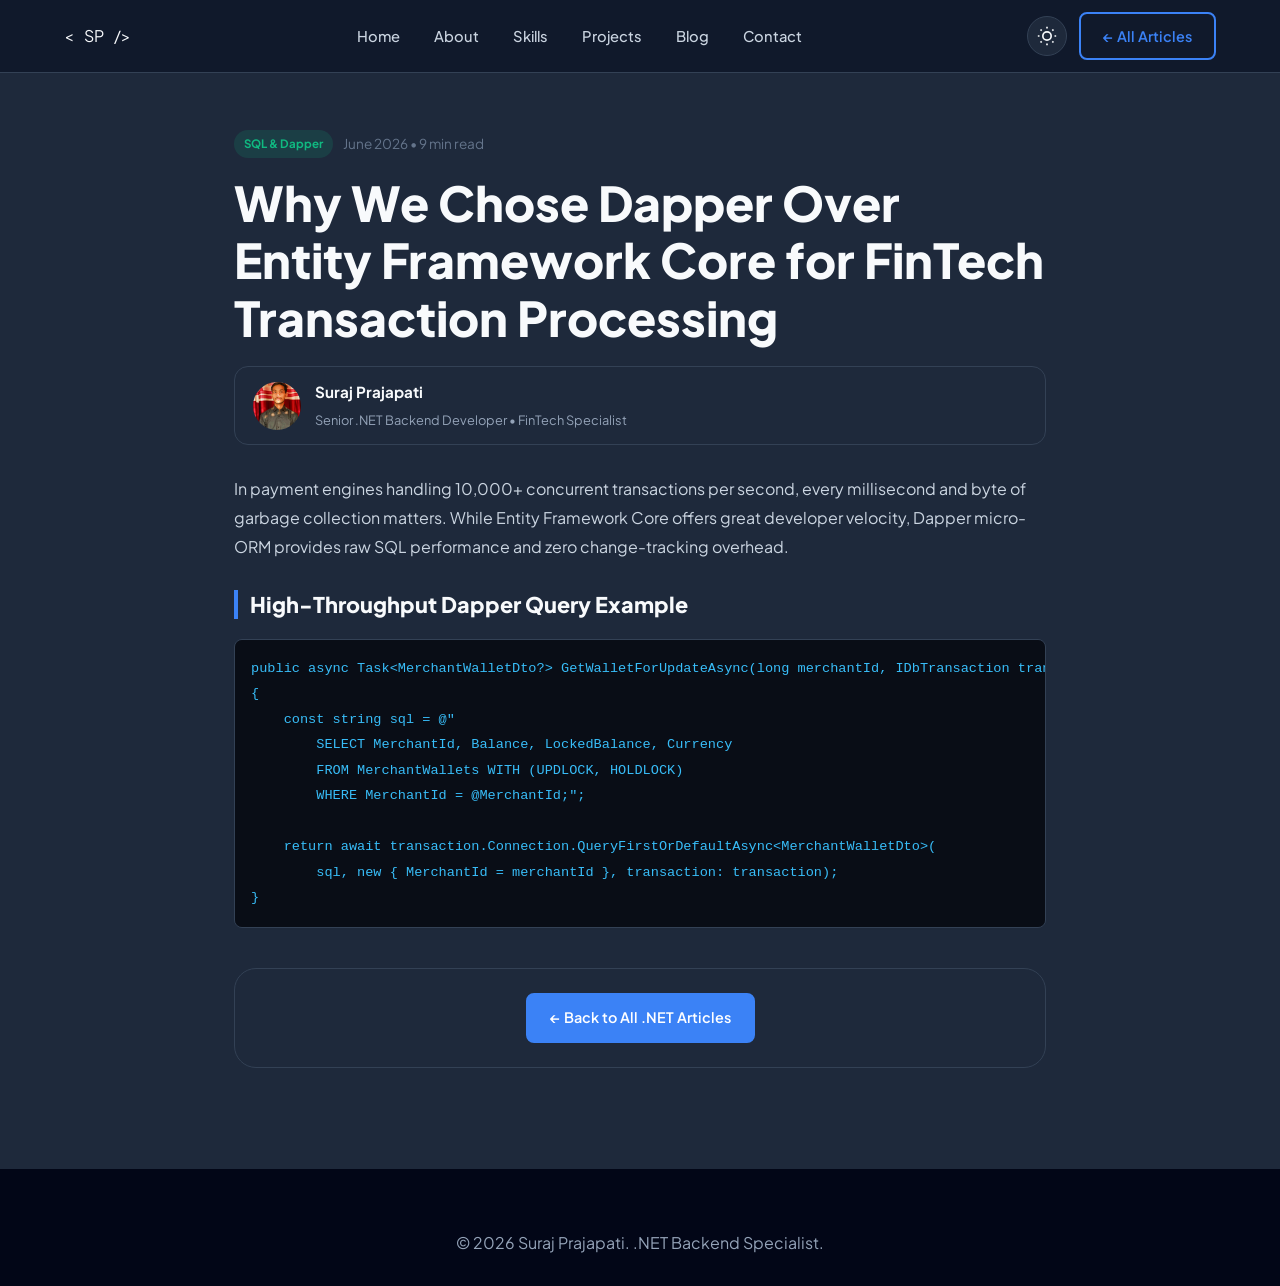
<file: blogs/sql/dapper-vs-efcore.html>
<!DOCTYPE html>
<html lang="en" data-theme="dark">
<head>
  <meta charset="UTF-8" />
  <meta name="viewport" content="width=device-width, initial-scale=1.0" />
  <title>Why We Chose Dapper Over Entity Framework Core for FinTech Transaction Processing | Suraj Prajapati</title>
  <meta name="description" content="Comparing Dapper vs Entity Framework Core in high-throughput financial database transactions handling 10,000+ operations per second." />
  <meta name="keywords" content="Dapper C#, EF Core vs Dapper Performance, SQL Server FinTech Benchmarks, High Throughput .NET" />
  <link rel="preconnect" href="https://fonts.googleapis.com" />
  <link rel="preconnect" href="https://fonts.gstatic.com" crossorigin />
  <link href="https://fonts.googleapis.com/css2?family=Plus+Jakarta+Sans:wght@300;400;500;600;700;800&family=Fira+Code:wght@400;500;600&display=swap" rel="stylesheet" />
  <link rel="stylesheet" href="../../style.css" />
</head>
<body>

  <nav class="navbar" id="navbar">
    <div class="nav-container">
      <a href="../../index.html" class="nav-logo">
        <span class="logo-bracket">&lt;</span>SP<span class="logo-bracket">/&gt;</span>
      </a>
      <ul class="nav-links" id="navLinks">
        <li><a href="../../index.html#hero" class="nav-link">Home</a></li>
        <li><a href="../../index.html#about" class="nav-link">About</a></li>
        <li><a href="../../index.html#skills" class="nav-link">Skills</a></li>
        <li><a href="../../projects.html" class="nav-link">Projects</a></li>
        <li><a href="../../blog.html" class="nav-link active">Blog</a></li>
        <li><a href="../../index.html#contact" class="nav-link">Contact</a></li>
      </ul>
      <div class="nav-actions">
        <button class="theme-toggle" id="themeToggle" title="Toggle Theme">
          <svg class="sun-icon" width="20" height="20" viewBox="0 0 24 24" fill="none" stroke="currentColor" stroke-width="2"><circle cx="12" cy="12" r="5"/><path d="M12 1v2M12 21v2M4.22 4.22l1.42 1.42M18.36 18.36l1.42 1.42M1 12h2M21 12h2M4.22 19.78l1.42-1.42M18.36 5.64l1.42-1.42"/></svg>
          <svg class="moon-icon" width="20" height="20" viewBox="0 0 24 24" fill="none" stroke="currentColor" stroke-width="2"><path d="M21 12.79A9 9 0 1 1 11.21 3 7 7 0 0 0 21 12.79z"/></svg>
        </button>
        <a href="../../blog.html" class="btn btn-outline nav-cta">← All Articles</a>
      </div>
    </div>
  </nav>

  <article class="section blog-detail-section" style="padding-top: 130px;">
    <div class="container" style="max-width: 860px;">
      
      <div class="blog-detail-header">
        <div style="display:flex; gap:10px; align-items:center; margin-bottom:16px;">
          <span class="blog-badge database">SQL & Dapper</span>
          <span style="font-size:.85rem; color:var(--text-xlight);">June 2026 • 9 min read</span>
        </div>
        <h1 style="font-size: clamp(2.2rem, 4vw, 3rem); font-weight:800; line-height:1.2; margin-bottom:20px;">
          Why We Chose Dapper Over Entity Framework Core for FinTech Transaction Processing
        </h1>
        <div class="author-card-sm" style="display:flex; align-items:center; gap:14px; margin-bottom:30px; padding:12px 18px; background:var(--bg-card); border:1px solid var(--border); border-radius:var(--radius-md);">
          <img src="../../SurajImage.jpg" alt="Suraj Prajapati" style="width:48px; height:48px; border-radius:50%; object-fit:cover;" />
          <div>
            <strong style="display:block; font-size:.95rem;">Suraj Prajapati</strong>
            <span style="font-size:.8rem; color:var(--text-light);">Senior .NET Backend Developer • FinTech Specialist</span>
          </div>
        </div>
      </div>

      <div class="blog-article-body" style="font-size:1.05rem; line-height:1.8;">
        <p>In payment engines handling 10,000+ concurrent transactions per second, every millisecond and byte of garbage collection matters. While Entity Framework Core offers great developer velocity, Dapper micro-ORM provides raw SQL performance and zero change-tracking overhead.</p>

        <h3>High-Throughput Dapper Query Example</h3>
        <pre><code>public async Task&lt;MerchantWalletDto?&gt; GetWalletForUpdateAsync(long merchantId, IDbTransaction transaction)
{
    const string sql = @"
        SELECT MerchantId, Balance, LockedBalance, Currency 
        FROM MerchantWallets WITH (UPDLOCK, HOLDLOCK) 
        WHERE MerchantId = @MerchantId;";

    return await transaction.Connection.QueryFirstOrDefaultAsync&lt;MerchantWalletDto&gt;(
        sql, new { MerchantId = merchantId }, transaction: transaction);
}</code></pre>

        <div style="margin-top:40px; padding:24px; background:var(--bg-card); border:1px solid var(--border); border-radius:var(--radius-lg); text-align:center;">
          <a href="../../blog.html" class="btn btn-primary">← Back to All .NET Articles</a>
        </div>
      </div>

    </div>
  </article>

  <footer class="footer">
    <div class="container">
      <p style="text-align:center;">© 2026 Suraj Prajapati. .NET Backend Specialist.</p>
    </div>
  </footer>
  <script src="../../script.js"></script>
</body>
</html>
</file>
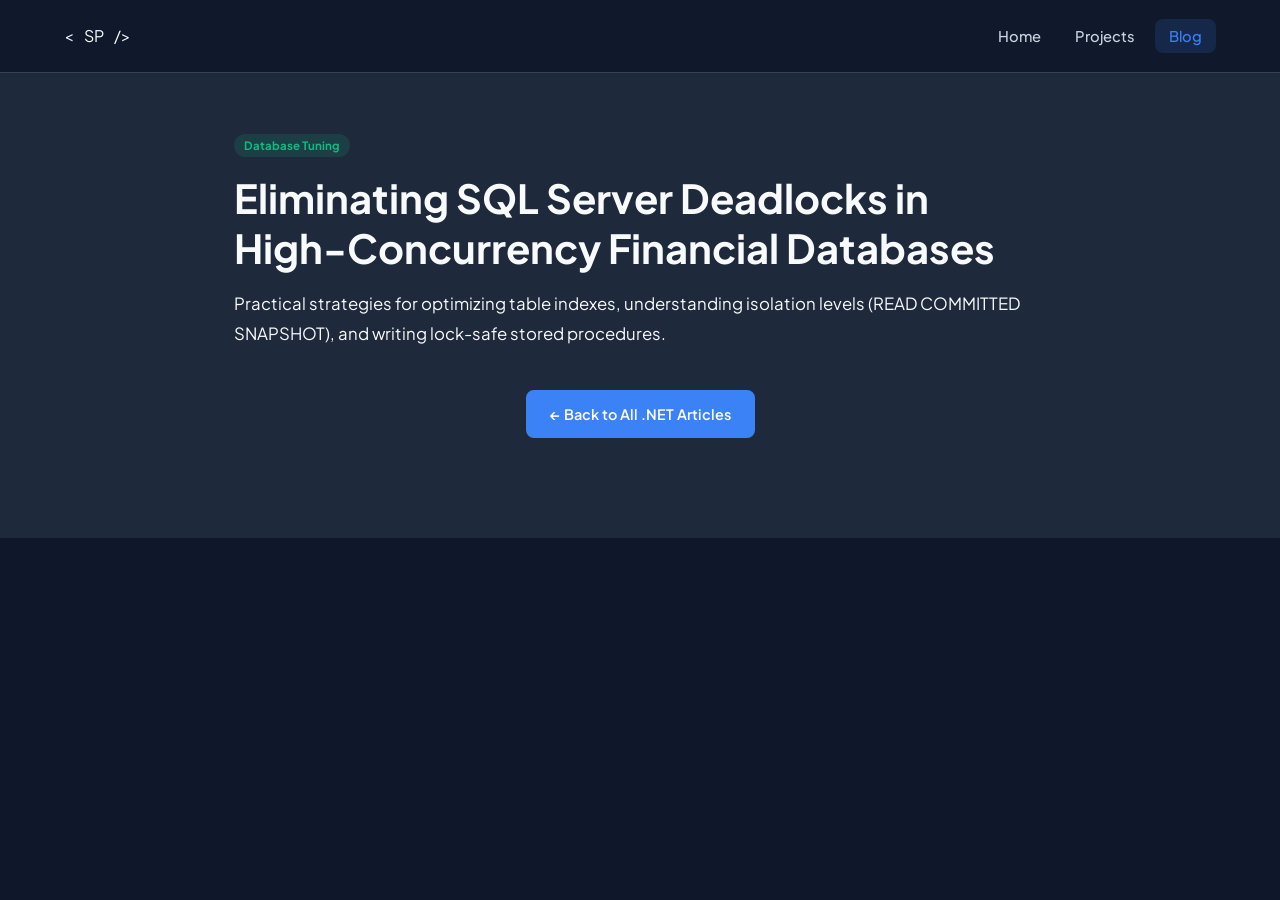
<file: blogs/sql/deadlocks-tuning.html>
<!DOCTYPE html>
<html lang="en" data-theme="dark">
<head>
  <meta charset="UTF-8" />
  <meta name="viewport" content="width=device-width, initial-scale=1.0" />
  <title>Eliminating SQL Server Deadlocks in High-Concurrency Financial Databases | Suraj Prajapati</title>
  <meta name="description" content="Strategies for eliminating SQL Server deadlocks using READ_COMMITTED_SNAPSHOT and locking hints." />
  <meta name="keywords" content="SQL Server Deadlocks, READ_COMMITTED_SNAPSHOT, UPDLOCK HOLDLOCK, Database Tuning" />
  <link rel="preconnect" href="https://fonts.googleapis.com" />
  <link rel="preconnect" href="https://fonts.gstatic.com" crossorigin />
  <link href="https://fonts.googleapis.com/css2?family=Plus+Jakarta+Sans:wght@300;400;500;600;700;800&family=Fira+Code:wght@400;500;600&display=swap" rel="stylesheet" />
  <link rel="stylesheet" href="../../style.css" />
</head>
<body>
  <nav class="navbar" id="navbar">
    <div class="nav-container">
      <a href="../../index.html" class="nav-logo"><span class="logo-bracket">&lt;</span>SP<span class="logo-bracket">/&gt;</span></a>
      <ul class="nav-links" id="navLinks">
        <li><a href="../../index.html#hero" class="nav-link">Home</a></li>
        <li><a href="../../projects.html" class="nav-link">Projects</a></li>
        <li><a href="../../blog.html" class="nav-link active">Blog</a></li>
      </ul>
    </div>
  </nav>
  <article class="section blog-detail-section" style="padding-top: 130px;">
    <div class="container" style="max-width: 860px;">
      <span class="blog-badge database">Database Tuning</span>
      <h1 style="font-size: 2.5rem; margin: 16px 0;">Eliminating SQL Server Deadlocks in High-Concurrency Financial Databases</h1>
      <p style="font-size:1.05rem; line-height:1.8;">Practical strategies for optimizing table indexes, understanding isolation levels (READ COMMITTED SNAPSHOT), and writing lock-safe stored procedures.</p>
      <div style="margin-top:40px; text-align:center;"><a href="../../blog.html" class="btn btn-primary">← Back to All .NET Articles</a></div>
    </div>
  </article>
  <script src="../../script.js"></script>
</body>
</html>
</file>
<file: style.css>
/* =============================================
   SURAJ PRAJAPATI — PORTFOLIO STYLESHEET
   Modern, Sleek, Professional Theme (Light & Dark Mode)
   ============================================= */

/* ── RESET & VARIABLES ─────────────────────── */
*, *::before, *::after { box-sizing: border-box; margin: 0; padding: 0; }

:root {
  /* Dark Mode Default */
  --primary:        #3b82f6;
  --primary-dark:   #2563eb;
  --primary-light:  rgba(59, 130, 246, 0.15);
  --accent:         #38bdf8;
  --text-dark:      #f8fafc;
  --text-med:       #cbd5e1;
  --text-light:     #94a3b8;
  --text-xlight:    #64748b;
  --bg:             #0f172a;
  --bg-alt:         #1e293b;
  --bg-card:        #1e293b;
  --border:         #334155;
  --border-light:   #1e293b;
  --shadow-sm:      0 2px 4px rgba(0,0,0,.2);
  --shadow-md:      0 8px 24px rgba(0,0,0,.3);
  --shadow-lg:      0 20px 50px rgba(0,0,0,.5);
  --radius-sm:      8px;
  --radius-md:      14px;
  --radius-lg:      22px;
  --transition:     all .25s cubic-bezier(.4,0,.2,1);
  --font-main:      'Plus Jakarta Sans', system-ui, sans-serif;
  --font-code:      'Fira Code', monospace;
}

[data-theme="light"] {
  --primary:        #2563eb;
  --primary-dark:   #1d4ed8;
  --primary-light:  #eff6ff;
  --accent:         #0ea5e9;
  --text-dark:      #0f172a;
  --text-med:       #334155;
  --text-light:     #64748b;
  --text-xlight:    #94a3b8;
  --bg:             #ffffff;
  --bg-alt:         #f8fafc;
  --bg-card:        #ffffff;
  --border:         #e2e8f0;
  --border-light:   #f1f5f9;
  --shadow-sm:      0 1px 3px rgba(0,0,0,.06), 0 1px 2px rgba(0,0,0,.04);
  --shadow-md:      0 4px 16px rgba(0,0,0,.08), 0 2px 8px rgba(0,0,0,.04);
  --shadow-lg:      0 20px 50px rgba(0,0,0,.10), 0 8px 20px rgba(0,0,0,.05);
}

html { scroll-behavior: smooth; }
body { font-family: var(--font-main); background: var(--bg); color: var(--text-dark); line-height: 1.7; overflow-x: hidden; transition: background-color .3s ease, color .3s ease; }

/* ── TYPOGRAPHY ─────────────────────────────── */
h1,h2,h3,h4 { line-height: 1.25; color: var(--text-dark); }
a { text-decoration: none; color: inherit; }
ul { list-style: none; }
img { max-width: 100%; }
.highlight { color: var(--primary); background: linear-gradient(135deg, var(--primary), var(--accent)); -webkit-background-clip: text; -webkit-text-fill-color: transparent; }

/* ── CONTAINER ──────────────────────────────── */
.container { max-width: 1200px; margin: 0 auto; padding: 0 24px; }

/* ── BUTTONS ────────────────────────────────── */
.btn {
  display: inline-flex; align-items: center; gap: 8px;
  padding: 10px 22px; border-radius: var(--radius-sm);
  font-size: .9rem; font-weight: 600; cursor: pointer;
  border: 2px solid transparent; transition: var(--transition);
}
.btn-primary {
  background: var(--primary); color: #fff; border-color: var(--primary);
}
.btn-primary:hover { background: var(--primary-dark); border-color: var(--primary-dark); transform: translateY(-2px); box-shadow: 0 6px 20px rgba(37,99,235,.35); }
.btn-outline {
  background: transparent; color: var(--primary); border-color: var(--primary);
}
.btn-outline:hover { background: var(--primary-light); color: var(--primary); transform: translateY(-2px); }
.btn-lg { padding: 13px 30px; font-size: 1rem; border-radius: var(--radius-md); }
.btn-sm { padding: 8px 16px; font-size: .85rem; border-radius: var(--radius-sm); }
.btn-full { width: 100%; justify-content: center; }

/* ── SECTION COMMONS ────────────────────────── */
.section { padding: 100px 0; }
.section:nth-child(even) { background: var(--bg-alt); }

.section-header { text-align: center; margin-bottom: 64px; }
.section-tag {
  display: inline-block; background: var(--primary-light); color: var(--primary);
  font-size: .78rem; font-weight: 700; letter-spacing: .08em; text-transform: uppercase;
  padding: 5px 14px; border-radius: 100px; margin-bottom: 14px; border: 1px solid var(--primary-light);
}
.section-title { font-size: clamp(1.8rem, 3vw, 2.6rem); font-weight: 800; color: var(--text-dark); margin-bottom: 12px; }
.section-subtitle { color: var(--text-light); font-size: 1.05rem; max-width: 540px; margin: 0 auto; }

/* =============================================
   NAVBAR & THEME TOGGLE
   ============================================= */
.navbar {
  position: fixed; top: 0; left: 0; right: 0; z-index: 1000;
  background: rgba(15, 23, 42, 0.85); backdrop-filter: blur(14px);
  border-bottom: 1px solid var(--border);
  transition: var(--transition);
}
[data-theme="light"] .navbar { background: rgba(255,255,255,.9); }

.navbar.scrolled { box-shadow: var(--shadow-md); }
.nav-container {
  max-width: 1200px; margin: 0 auto; padding: 0 24px;
  height: 72px; display: flex; align-items: center; justify-content: space-between;
}
.nav-logo {
  display: inline-flex; align-items: center; gap: 10px; text-decoration: none; transition: var(--transition);
}
.logo-avatar {
  width: 38px; height: 38px; border-radius: 50%;
  background: linear-gradient(135deg, #7c3aed, #8b5cf6); color: #ffffff;
  font-family: var(--font-main); font-size: .88rem; font-weight: 800;
  display: flex; align-items: center; justify-content: center;
  box-shadow: 0 4px 14px rgba(124, 58, 237, 0.35); flex-shrink: 0;
}
.logo-name {
  font-family: var(--font-main); font-size: 1.15rem; font-weight: 800; color: var(--text-dark); letter-spacing: -0.02em;
}
.nav-logo:hover { transform: translateY(-1px); }
.nav-links { display: flex; gap: 6px; }
.nav-link {
  color: var(--text-med); font-size: .92rem; font-weight: 500;
  padding: 8px 14px; border-radius: var(--radius-sm); transition: var(--transition);
}
.nav-link:hover, .nav-link.active { color: var(--primary); background: var(--primary-light); }
.nav-actions { display: flex; align-items: center; gap: 12px; }
.lang-converter { display: flex; align-items: center; gap: 6px; }
.goog-te-gadget-simple {
  background-color: var(--bg-card) !important; border: 1px solid var(--border) !important;
  padding: 4px 8px !important; border-radius: var(--radius-sm) !important;
  font-size: .8rem !important; color: var(--text-dark) !important;
}
.goog-te-gadget-simple img { display: none !important; }
.goog-te-menu-value span { color: var(--text-dark) !important; font-weight: 600 !important; }
.theme-toggle {
  background: var(--bg-card); border: 1px solid var(--border);
  color: var(--text-dark); width: 40px; height: 40px; border-radius: 50%;
  display: flex; align-items: center; justify-content: center; cursor: pointer;
  transition: var(--transition);
}
.theme-toggle:hover { border-color: var(--primary); transform: rotate(15deg); }
[data-theme="dark"] .sun-icon { display: block; }
[data-theme="dark"] .moon-icon { display: none; }
[data-theme="light"] .sun-icon { display: none; }
[data-theme="light"] .moon-icon { display: block; }

.hamburger { display: none; flex-direction: column; gap: 5px; background: none; border: none; cursor: pointer; padding: 8px; }
.hamburger span { display: block; width: 22px; height: 2px; background: var(--text-dark); border-radius: 2px; transition: var(--transition); }

/* =============================================
   HERO SECTION
   ============================================= */
.hero {
  min-height: 100vh; display: flex; align-items: center;
  padding: 110px 0 60px; position: relative; overflow: hidden;
}
.hero-bg-shapes { position: absolute; inset: 0; pointer-events: none; }
.shape {
  position: absolute; border-radius: 50%;
  background: radial-gradient(circle, rgba(59, 130, 246, 0.12) 0%, transparent 70%);
}
.shape-1 { width: 600px; height: 600px; top: -200px; right: -100px; }
.shape-2 { width: 450px; height: 450px; bottom: -100px; left: -100px; }
.shape-3 { width: 300px; height: 300px; top: 40%; left: 40%; }
.grid-overlay {
  position: absolute; inset: 0;
  background-image: radial-gradient(var(--border) 1px, transparent 1px);
  background-size: 32px 32px; opacity: 0.25;
}

.hero-container {
  max-width: 1200px; margin: 0 auto; padding: 0 24px;
  display: grid; grid-template-columns: 1fr 1fr; gap: 60px; align-items: center; width: 100%; position: relative; z-index: 2;
}
.hero-badge {
  display: inline-flex; align-items: center; gap: 8px;
  background: var(--bg-card); border: 1px solid var(--border); border-radius: 100px;
  padding: 6px 16px; font-size: .82rem; font-weight: 600; color: var(--text-med);
  margin-bottom: 22px; box-shadow: var(--shadow-sm);
}
.badge-dot {
  width: 8px; height: 8px; border-radius: 50%; background: #22c55e;
  animation: pulse-green 2s infinite;
}
@keyframes pulse-green {
  0%,100% { box-shadow: 0 0 0 0 rgba(34,197,94,.4); }
  50% { box-shadow: 0 0 0 6px rgba(34,197,94,0); }
}
.hero-title {
  font-size: clamp(2.4rem, 4.5vw, 3.6rem); font-weight: 800;
  line-height: 1.15; margin-bottom: 20px; color: var(--text-dark);
}
.hero-role {
  display: flex; align-items: center; gap: 10px;
  font-size: 1.25rem; font-weight: 500; color: var(--text-med); margin-bottom: 22px; height: 36px;
}
.role-prefix { flex-shrink: 0; }
.role-rotator { position: relative; overflow: hidden; height: 36px; flex: 1; }
.role-item {
  position: absolute; top: 0; left: 0; color: var(--primary); font-weight: 700;
  opacity: 0; transform: translateY(20px); transition: all .5s ease;
}
.role-item.active { opacity: 1; transform: translateY(0); }
.role-item.leaving { opacity: 0; transform: translateY(-20px); }

.hero-desc {
  color: var(--text-med); font-size: 1.05rem; max-width: 490px; margin-bottom: 32px; line-height: 1.8;
}
.hero-stats {
  display: flex; align-items: center; gap: 24px; margin-bottom: 36px;
}
.stat { text-align: center; }
.stat-num { display: block; font-size: 1.8rem; font-weight: 800; color: var(--primary); line-height: 1; }
.stat-label { font-size: .75rem; color: var(--text-light); font-weight: 500; margin-top: 4px; }
.stat-divider { width: 1px; height: 40px; background: var(--border); }
.hero-actions { display: flex; gap: 14px; margin-bottom: 32px; flex-wrap: wrap; }
.hero-socials { display: flex; gap: 12px; }
.social-link {
  width: 42px; height: 42px; display: flex; align-items: center; justify-content: center;
  border: 1px solid var(--border); border-radius: var(--radius-sm); color: var(--text-light);
  background: var(--bg-card); transition: var(--transition);
}
.social-link:hover { color: var(--primary); border-color: var(--primary); background: var(--primary-light); transform: translateY(-3px); }

/* Hero Visual Card */
.hero-visual { position: relative; }
.profile-card {
  background: var(--bg-card); border: 1px solid var(--border); border-radius: var(--radius-lg);
  padding: 28px; box-shadow: var(--shadow-lg); max-width: 310px; margin: 0 auto 24px;
  animation: float 6s ease-in-out infinite; backdrop-filter: blur(8px);
}
@keyframes float { 0%,100% { transform: translateY(0); } 50% { transform: translateY(-10px); } }
.profile-avatar { position: relative; width: 90px; height: 90px; margin: 0 auto 16px; }
.avatar-photo {
  width: 90px; height: 90px; border-radius: 50%;
  object-fit: cover; object-position: center top;
  display: block; border: 2px solid var(--primary);
}
.avatar-ring {
  position: absolute; inset: -5px; border-radius: 50%;
  border: 2px dashed var(--primary); opacity: .5; animation: rotate 20s linear infinite;
}
@keyframes rotate { 100% { transform: rotate(360deg); } }
.avatar-status {
  position: absolute; bottom: 4px; right: 4px;
  width: 14px; height: 14px; background: #22c55e; border-radius: 50%;
  border: 2px solid var(--bg-card);
}
.profile-info { text-align: center; margin-bottom: 16px; }
.profile-info h3 { font-size: 1.15rem; font-weight: 700; }
.profile-info p { color: var(--text-light); font-size: .85rem; }
.profile-location { display: inline-flex; align-items: center; gap: 4px; color: var(--text-xlight); font-size: .8rem; margin-top: 4px; }
.profile-tags { display: flex; gap: 6px; justify-content: center; flex-wrap: wrap; }
.tag { background: var(--primary-light); color: var(--primary); font-size: .75rem; font-weight: 600; padding: 3px 10px; border-radius: 100px; }

/* Code snippet */
.code-snippet {
  background: #0f172a; border: 1px solid var(--border); border-radius: var(--radius-md); overflow: hidden;
  box-shadow: var(--shadow-lg); font-family: var(--font-code); font-size: .78rem;
  max-width: 340px; margin: 0 auto;
}
.code-header { background: #020617; padding: 10px 14px; display: flex; align-items: center; gap: 10px; border-bottom: 1px solid #1e293b; }
.code-dots { display: flex; gap: 6px; }
.dot { width: 10px; height: 10px; border-radius: 50%; }
.dot.red { background: #ef4444; }
.dot.yellow { background: #f59e0b; }
.dot.green { background: #22c55e; }
.code-filename { color: #94a3b8; font-size: .75rem; margin-left: auto; }
.code-body { padding: 16px; color: #cbd5e1; line-height: 1.7; overflow-x: auto; }
.code-body .kw { color: #93c5fd; }
.code-body .type { color: #6ee7b7; }
.code-body .fn { color: #fde68a; }
.code-body .cm { color: #64748b; font-style: italic; }

/* Floating badges */
.tech-float {
  position: absolute; background: var(--bg-card); border: 1px solid var(--border);
  border-radius: 100px; padding: 7px 16px; font-size: .8rem; font-weight: 700;
  color: var(--primary); box-shadow: var(--shadow-md);
  animation: float 5s ease-in-out infinite;
}
.tech-1 { top: 10px; left: -30px; animation-delay: 0s; }
.tech-2 { top: 50%; right: -20px; animation-delay: 1.5s; }
.tech-3 { bottom: 20px; left: 10px; animation-delay: 3s; }

.scroll-down {
  position: absolute; bottom: 30px; left: 50%; transform: translateX(-50%);
  color: var(--text-xlight); animation: bounce 2s ease-in-out infinite;
  display: flex; align-items: center; justify-content: center;
  width: 38px; height: 38px; border: 1px solid var(--border); border-radius: 50%;
  background: var(--bg-card);
}
@keyframes bounce { 0%,100% { transform: translateX(-50%) translateY(0); } 50% { transform: translateX(-50%) translateY(-6px); } }

/* =============================================
   ABOUT SECTION
   ============================================= */
.about-grid { display: grid; grid-template-columns: 1fr .8fr; gap: 60px; align-items: start; }
.about-lead { font-size: 1.1rem; font-weight: 500; color: var(--text-dark); margin-bottom: 18px; }
.about-text p { color: var(--text-med); margin-bottom: 16px; }
.about-highlights { display: grid; grid-template-columns: 1fr 1fr; gap: 16px; margin: 28px 0; }
.highlight-item { display: flex; gap: 12px; align-items: flex-start; padding: 16px; border: 1px solid var(--border); border-radius: var(--radius-md); background: var(--bg-card); }
.highlight-icon { font-size: 1.4rem; flex-shrink: 0; }
.highlight-item strong { display: block; font-size: .92rem; margin-bottom: 2px; }
.highlight-item p { color: var(--text-light); font-size: .78rem; margin: 0; }
.about-actions { display: flex; gap: 14px; margin-top: 28px; }

.info-card {
  background: var(--bg-card); border: 1px solid var(--border); border-radius: var(--radius-lg);
  padding: 24px; margin-bottom: 20px; box-shadow: var(--shadow-sm);
}
.info-row { display: flex; justify-content: space-between; align-items: center; padding: 10px 0; border-bottom: 1px solid var(--border-light); }
.info-row:last-child { border-bottom: none; }
.info-label { font-size: .82rem; color: var(--text-light); font-weight: 500; }
.info-value { font-size: .88rem; font-weight: 600; color: var(--text-dark); }
.info-value.available { color: #22c55e; }

.domains-card {
  background: var(--bg-card); border: 1px solid var(--border); border-radius: var(--radius-lg);
  padding: 24px; box-shadow: var(--shadow-sm);
}
.domains-card h4 { font-size: .85rem; color: var(--text-light); text-transform: uppercase; letter-spacing: .06em; margin-bottom: 14px; }
.domain-list { display: flex; flex-wrap: wrap; gap: 8px; }
.domain-item { background: var(--bg-alt); border: 1px solid var(--border); border-radius: var(--radius-sm); padding: 6px 12px; font-size: .82rem; font-weight: 500; color: var(--text-med); }

.about-photo-wrap {
  position: relative; margin-bottom: 20px; text-align: center;
}
.about-photo {
  width: 100%; max-width: 270px; height: 300px;
  object-fit: cover; object-position: center top;
  border-radius: var(--radius-lg);
  border: 3px solid var(--border);
  box-shadow: var(--shadow-md);
  display: block; margin: 0 auto;
  transition: var(--transition);
}
.about-photo:hover { transform: scale(1.02); box-shadow: var(--shadow-lg); }
.about-photo-badge {
  position: absolute; bottom: 14px; left: 50%; transform: translateX(-50%);
  background: var(--bg-card); border: 1px solid var(--border); border-radius: 100px;
  padding: 6px 16px; font-size: .8rem; font-weight: 600;
  color: var(--text-med); white-space: nowrap; box-shadow: var(--shadow-md);
  display: inline-flex; align-items: center; gap: 7px;
}

/* =============================================
   SKILLS SECTION
   ============================================= */
.skills-grid { display: grid; grid-template-columns: repeat(2, 1fr); gap: 24px; margin-bottom: 48px; }
.skill-category {
  background: var(--bg-card); border: 1px solid var(--border); border-radius: var(--radius-lg);
  padding: 28px; box-shadow: var(--shadow-sm); transition: var(--transition);
}
.skill-category:hover { box-shadow: var(--shadow-md); border-color: var(--primary); transform: translateY(-3px); }
.skill-cat-icon { font-size: 1.8rem; margin-bottom: 12px; }
.skill-cat-title { font-size: 1.05rem; font-weight: 700; margin-bottom: 20px; color: var(--text-dark); }
.skill-item { margin-bottom: 16px; }
.skill-name { display: block; font-size: .84rem; font-weight: 600; color: var(--text-med); margin-bottom: 6px; }
.skill-bar { height: 7px; background: var(--border); border-radius: 100px; overflow: hidden; margin-bottom: 4px; }
.skill-fill { height: 100%; background: linear-gradient(90deg, var(--primary), var(--accent)); border-radius: 100px; width: 0; transition: width 1.4s cubic-bezier(.4,0,.2,1); }
.skill-pct { font-size: .72rem; color: var(--text-xlight); font-weight: 600; }

.tech-badges { display: flex; flex-wrap: wrap; gap: 10px; justify-content: center; }
.tech-badge {
  background: var(--bg-card); border: 1px solid var(--border); border-radius: 100px;
  padding: 7px 16px; font-size: .82rem; font-weight: 600; color: var(--text-med);
  transition: var(--transition); cursor: default;
}
.tech-badge:hover { border-color: var(--primary); color: var(--primary); background: var(--primary-light); transform: translateY(-2px); }

/* =============================================
   EXPERIENCE SECTION
   ============================================= */
.timeline { max-width: 860px; margin: 0 auto; }
.timeline-item { display: grid; grid-template-columns: 28px 1fr; gap: 24px; margin-bottom: 40px; }
.timeline-marker { display: flex; flex-direction: column; align-items: center; }
.marker-dot {
  width: 14px; height: 14px; border-radius: 50%;
  background: var(--bg-card); border: 2px solid var(--border); flex-shrink: 0; margin-top: 22px;
}
.marker-dot.current { background: var(--primary); border-color: var(--primary); box-shadow: 0 0 0 4px var(--primary-light); }
.marker-line { flex: 1; width: 2px; background: var(--border); margin-top: 4px; margin-bottom: -20px; }
.timeline-card {
  background: var(--bg-card); border: 1px solid var(--border); border-radius: var(--radius-lg);
  padding: 28px; box-shadow: var(--shadow-sm); transition: var(--transition);
}
.timeline-card:hover { box-shadow: var(--shadow-md); border-color: var(--primary); }
.timeline-card.current-job { border-color: var(--primary); border-width: 2px; }
.job-header { display: flex; justify-content: space-between; align-items: flex-start; gap: 16px; margin-bottom: 12px; flex-wrap: wrap; }
.job-title { font-size: 1.15rem; font-weight: 700; margin-bottom: 4px; }
.job-company { color: var(--primary); font-weight: 600; font-size: .9rem; }
.job-meta { display: flex; flex-direction: column; gap: 4px; align-items: flex-end; }
.job-duration { background: var(--primary-light); color: var(--primary); font-size: .75rem; font-weight: 700; padding: 3px 10px; border-radius: 100px; }
.job-type { font-size: .75rem; color: var(--text-xlight); font-weight: 500; }
.job-project { background: var(--bg-alt); border-radius: var(--radius-sm); padding: 8px 14px; margin-bottom: 14px; font-size: .85rem; color: var(--text-med); border: 1px solid var(--border); }
.job-project .project-label { color: var(--text-xlight); margin-right: 6px; }
.job-points { margin-bottom: 16px; }
.job-points li { font-size: .88rem; color: var(--text-med); padding: 5px 0; padding-left: 16px; position: relative; }
.job-points li::before { content: '→'; position: absolute; left: 0; color: var(--primary); font-size: .75rem; }
.job-tags { display: flex; flex-wrap: wrap; gap: 8px; }
.job-tags span { background: var(--bg-alt); border: 1px solid var(--border); border-radius: 100px; padding: 3px 10px; font-size: .75rem; font-weight: 600; color: var(--text-light); }

/* =============================================
   PROJECTS SECTION
   ============================================= */
.projects-grid { display: grid; grid-template-columns: repeat(3, 1fr); gap: 24px; }
.project-card {
  background: var(--bg-card); border: 1px solid var(--border); border-radius: var(--radius-lg);
  padding: 28px; box-shadow: var(--shadow-sm); transition: var(--transition);
  display: flex; flex-direction: column;
}
.project-card:hover { box-shadow: var(--shadow-lg); transform: translateY(-5px); border-color: var(--primary); }
.project-card.featured { grid-column: span 2; border-color: var(--primary); border-width: 2px; }
.project-header { display: flex; justify-content: space-between; align-items: flex-start; margin-bottom: 14px; }
.project-icon { font-size: 2rem; }
.project-badge { font-size: .72rem; font-weight: 700; padding: 4px 10px; border-radius: 100px; }
.featured-badge { background: var(--primary); color: #fff; }
.project-title { font-size: 1.1rem; font-weight: 700; margin-bottom: 12px; color: var(--text-dark); }
.project-desc { color: var(--text-med); font-size: .88rem; line-height: 1.7; margin-bottom: 16px; flex: 1; }
.project-features { display: flex; flex-direction: column; gap: 4px; margin-bottom: 16px; }
.project-features span { font-size: .8rem; color: var(--text-med); }
.project-tech { display: flex; flex-wrap: wrap; gap: 6px; margin-top: auto; }
.project-tech span { background: var(--primary-light); color: var(--primary); font-size: .72rem; font-weight: 700; padding: 3px 10px; border-radius: 100px; }

/* =============================================
   API SANDBOX PLAYGROUND
   ============================================= */
.api-sandbox-card {
  background: #020617; border: 1px solid var(--border); border-radius: var(--radius-lg);
  overflow: hidden; box-shadow: var(--shadow-lg); color: #f8fafc;
}
.sandbox-header {
  background: #0f172a; padding: 16px 24px; display: flex; justify-content: space-between;
  align-items: center; border-bottom: 1px solid #1e293b; flex-wrap: wrap; gap: 12px;
}
.sandbox-title { display: flex; align-items: center; gap: 12px; font-family: var(--font-code); }
.http-badge { font-size: .75rem; font-weight: 700; padding: 3px 8px; border-radius: 4px; }
.http-badge.post { background: #22c55e; color: #000; }
.api-endpoint { font-size: .9rem; color: #38bdf8; font-weight: 600; }

.sandbox-body { display: grid; grid-template-columns: 1fr 1fr; gap: 20px; padding: 24px; }
.sandbox-label { font-size: .8rem; font-weight: 600; color: #94a3b8; margin-bottom: 8px; display: block; }
.code-input, .code-output {
  width: 100%; font-family: var(--font-code); font-size: .82rem; line-height: 1.6;
  background: #090d16; border: 1px solid #1e293b; border-radius: var(--radius-sm);
  padding: 14px; color: #38bdf8; outline: none; resize: none;
}
.code-output { color: #4ade80; margin: 0; min-height: 180px; overflow-x: auto; white-space: pre-wrap; }

/* =============================================
   CONTACT SECTION
   ============================================= */
.contact-grid { display: grid; grid-template-columns: 1fr 1.4fr; gap: 60px; align-items: start; }
.contact-card-item {
  display: flex; gap: 16px; align-items: flex-start; padding: 18px;
  border: 1px solid var(--border); border-radius: var(--radius-md);
  background: var(--bg-card); margin-bottom: 16px; box-shadow: var(--shadow-sm);
  transition: var(--transition);
}
.contact-card-item:hover { border-color: var(--primary); box-shadow: var(--shadow-md); }
.contact-icon { font-size: 1.4rem; flex-shrink: 0; margin-top: 2px; }
.contact-card-item h4 { font-size: .82rem; color: var(--text-light); font-weight: 600; margin-bottom: 4px; }
.contact-card-item a, .contact-card-item span { font-size: .9rem; font-weight: 600; color: var(--text-dark); }
.contact-card-item a:hover { color: var(--primary); }
.availability-badge {
  display: flex; align-items: center; gap: 10px; padding: 14px 18px;
  background: rgba(34, 197, 94, 0.12); border: 1px solid rgba(34, 197, 94, 0.3); border-radius: var(--radius-md);
  font-size: .88rem; font-weight: 600; color: #22c55e; margin-top: 8px;
}
.avail-dot { width: 10px; height: 10px; background: #22c55e; border-radius: 50%; flex-shrink: 0; animation: pulse-green 2s infinite; }

/* Contact Form */
.contact-form { background: var(--bg-card); border: 1px solid var(--border); border-radius: var(--radius-lg); padding: 36px; box-shadow: var(--shadow-md); }
.form-group { margin-bottom: 20px; }
.form-group label { display: block; font-size: .84rem; font-weight: 600; color: var(--text-med); margin-bottom: 6px; }
.form-group input,
.form-group select,
.form-group textarea {
  width: 100%; padding: 11px 14px;
  border: 1.5px solid var(--border); border-radius: var(--radius-sm);
  font-family: var(--font-main); font-size: .9rem; color: var(--text-dark);
  background: var(--bg); transition: var(--transition); outline: none; resize: vertical;
}
.form-group input:focus,
.form-group select:focus,
.form-group textarea:focus { border-color: var(--primary); box-shadow: 0 0 0 3px var(--primary-light); }
.form-group input::placeholder,
.form-group textarea::placeholder { color: var(--text-xlight); }
.form-success { margin-top: 14px; padding: 12px 16px; background: rgba(34, 197, 94, 0.15); border: 1px solid rgba(34, 197, 94, 0.4); border-radius: var(--radius-sm); color: #22c55e; font-weight: 600; font-size: .88rem; }

/* =============================================
   FOOTER
   ============================================= */
.footer { background: #020617; color: #94a3b8; padding: 60px 0 30px; border-top: 1px solid #1e293b; }
.footer-content { display: flex; justify-content: space-between; align-items: flex-start; gap: 40px; margin-bottom: 40px; flex-wrap: wrap; }
.footer-brand .nav-logo { color: #fff; font-size: 1.3rem; display: block; margin-bottom: 12px; }
.footer-brand .logo-bracket { color: #475569; }
.footer-brand p { font-size: .85rem; line-height: 1.7; max-width: 250px; }
.footer-links { display: flex; flex-direction: column; gap: 10px; }
.footer-links a { font-size: .88rem; color: #94a3b8; transition: var(--transition); }
.footer-links a:hover { color: #fff; }
.footer-socials { display: flex; flex-direction: column; gap: 10px; }
.footer-socials .social-link { font-size: .88rem; color: #94a3b8; border: none; width: auto; height: auto; background: none; }
.footer-socials .social-link:hover { color: #fff; background: none; transform: none; }
.footer-bottom { border-top: 1px solid #1e293b; padding-top: 24px; display: flex; justify-content: space-between; align-items: center; font-size: .82rem; flex-wrap: wrap; gap: 12px; }
.back-to-top { color: #94a3b8; transition: var(--transition); }
.back-to-top:hover { color: #fff; }

/* =============================================
   BLOG SECTION & PAGES
   ============================================= */
.blog-hero {
  padding: 140px 0 60px; background: linear-gradient(180deg, var(--bg-alt) 0%, var(--bg) 100%);
  text-align: center; border-bottom: 1px solid var(--border);
}
.blog-title { font-size: clamp(2.2rem, 4vw, 3.4rem); font-weight: 800; margin-bottom: 16px; }
.blog-subtitle { color: var(--text-light); font-size: 1.1rem; max-width: 600px; margin: 0 auto 32px; }

.blog-search-bar {
  display: flex; align-items: center; gap: 12px; max-width: 580px; margin: 0 auto 24px;
  background: var(--bg-card); border: 1.5px solid var(--border); border-radius: 100px;
  padding: 10px 20px; box-shadow: var(--shadow-sm); color: var(--text-light);
  transition: var(--transition);
}
.blog-search-bar:focus-within { border-color: var(--primary); box-shadow: 0 0 0 3px var(--primary-light); }
.blog-search-bar input {
  border: none; background: transparent; outline: none; width: 100%;
  font-family: var(--font-main); font-size: .92rem; color: var(--text-dark);
}

.blog-tags-filter { display: flex; flex-wrap: wrap; gap: 8px; justify-content: center; margin-top: 16px; }
.filter-tag {
  background: var(--bg-card); border: 1px solid var(--border); border-radius: 100px;
  padding: 6px 16px; font-size: .82rem; font-weight: 600; color: var(--text-med);
  cursor: pointer; transition: var(--transition);
}
.filter-tag:hover, .filter-tag.active {
  background: var(--primary); color: #fff; border-color: var(--primary); box-shadow: 0 4px 12px rgba(37,99,235,.25);
}

.blog-grid { display: grid; grid-template-columns: repeat(3, 1fr); gap: 28px; }
.blog-card {
  background: var(--bg-card); border: 1px solid var(--border); border-radius: var(--radius-lg);
  padding: 28px; box-shadow: var(--shadow-sm); transition: var(--transition);
  display: flex; flex-direction: column; justify-content: space-between;
}
.blog-card:hover { transform: translateY(-5px); border-color: var(--primary); box-shadow: var(--shadow-lg); }
.blog-card-meta { display: flex; justify-content: space-between; align-items: center; margin-bottom: 14px; }
.blog-badge { font-size: .72rem; font-weight: 700; padding: 4px 10px; border-radius: 100px; }
.blog-badge.fintech { background: rgba(59, 130, 246, 0.15); color: var(--primary); }
.blog-badge.database { background: rgba(16, 185, 129, 0.15); color: #10b981; }
.blog-badge.architecture { background: rgba(168, 85, 247, 0.15); color: #a855f7; }
.blog-badge.netcore { background: rgba(245, 158, 11, 0.15); color: #f59e0b; }
.blog-badge.patterns { background: rgba(236, 72, 153, 0.15); color: #ec4899; }

.blog-read-time { font-size: .75rem; color: var(--text-xlight); font-weight: 500; }
.blog-card-title { font-size: 1.15rem; font-weight: 700; margin-bottom: 12px; line-height: 1.4; color: var(--text-dark); }
.blog-card-excerpt { font-size: .88rem; color: var(--text-med); margin-bottom: 20px; line-height: 1.6; flex-grow: 1; }
.blog-card-footer { display: flex; justify-content: space-between; align-items: center; border-top: 1px solid var(--border-light); padding-top: 16px; margin-top: auto; }
.blog-date { font-size: .78rem; color: var(--text-xlight); font-weight: 500; }
.read-article-btn { background: none; border: none; color: var(--primary); font-weight: 700; font-size: .85rem; cursor: pointer; transition: var(--transition); }
.read-article-btn:hover { color: var(--accent); transform: translateX(3px); }

/* Modal Reader Backdrop */
.blog-modal-backdrop {
  position: fixed; inset: 0; z-index: 2000;
  background: rgba(0, 0, 0, 0.75); backdrop-filter: blur(8px);
  display: flex; align-items: center; justify-content: center; padding: 24px;
  opacity: 0; pointer-events: none; transition: opacity .3s ease;
}
.blog-modal-backdrop.open { opacity: 1; pointer-events: auto; }
.blog-modal-container {
  background: var(--bg-card); border: 1px solid var(--border); border-radius: var(--radius-lg);
  max-width: 800px; width: 100%; max-height: 85vh; overflow-y: auto;
  position: relative; padding: 36px; box-shadow: var(--shadow-lg);
  transform: translateY(20px); transition: transform .3s ease;
}
.blog-modal-backdrop.open .blog-modal-container { transform: translateY(0); }
.blog-modal-close {
  position: absolute; top: 20px; right: 24px; background: none; border: none;
  font-size: 1.8rem; color: var(--text-xlight); cursor: pointer; transition: var(--transition);
}
.blog-modal-close:hover { color: var(--primary); }
.blog-article-body h2 { font-size: 1.6rem; margin: 32px 0 14px 0; font-weight: 800; color: var(--text-dark); }
.blog-article-body h3 { font-size: 1.35rem; margin: 28px 0 12px 0; font-weight: 800; color: var(--text-dark); border-left: 4px solid var(--primary); padding-left: 12px; line-height: 1.35; }
.blog-article-body p { margin-bottom: 16px; color: var(--text-med); font-size: 1rem; line-height: 1.8; }
.blog-article-body pre { background: #090d16; border: 1px solid var(--border); border-radius: var(--radius-sm); padding: 16px; font-family: var(--font-code); font-size: .85rem; color: #38bdf8; margin: 20px 0; overflow-x: auto; }

/* 2-Column Documentation & Sidebar Layout (Yogesh Hadiya Style) */
.blog-breadcrumb {
  font-size: .85rem; color: var(--text-xlight); margin-bottom: 16px; display: flex; align-items: center; gap: 8px;
}
.blog-breadcrumb a { color: var(--text-light); text-decoration: none; transition: var(--transition); }
.blog-breadcrumb a:hover { color: var(--primary); }

.blog-hashtag-pills { display: flex; flex-wrap: wrap; gap: 8px; margin: 18px 0 28px 0; }
.hashtag-pill {
  font-size: .78rem; font-weight: 600; color: #a855f7; background: rgba(168, 85, 247, 0.12);
  padding: 4px 12px; border-radius: 100px; border: 1px solid rgba(168, 85, 247, 0.2);
}

.blog-layout-2col {
  display: grid; grid-template-columns: 1fr 290px; gap: 36px; align-items: start;
}

.on-this-page-card {
  position: sticky; top: 100px; background: var(--bg-card); border: 1px solid var(--border);
  border-radius: var(--radius-md); padding: 22px; box-shadow: var(--shadow-sm);
}
.on-this-page-title {
  font-size: .85rem; font-weight: 800; letter-spacing: 1.5px; text-transform: uppercase;
  color: var(--text-xlight); margin-bottom: 16px; border-bottom: 1px solid var(--border); padding-bottom: 8px;
}
.on-this-page-list { list-style: none; padding: 0; margin: 0; display: flex; flex-direction: column; gap: 10px; }
.on-this-page-list li a {
  font-size: .88rem; color: var(--text-light); text-decoration: none; transition: var(--transition); line-height: 1.4; display: block;
}
.on-this-page-list li a:hover, .on-this-page-list li a.active {
  color: var(--primary); font-weight: 600; transform: translateX(3px);
}

/* =============================================
   RESPONSIVE
   ============================================= */
@media (max-width: 1024px) {
  .hero-container { grid-template-columns: 1fr; gap: 50px; }
  .hero-visual { order: -1; display: flex; gap: 20px; align-items: center; justify-content: center; flex-wrap: wrap; }
  .profile-card { margin: 0; }
  .tech-float { display: none; }
  .about-grid { grid-template-columns: 1fr; }
  .skills-grid { grid-template-columns: repeat(2, 1fr); }
  .projects-grid { grid-template-columns: repeat(2, 1fr); }
  .project-card.featured { grid-column: span 2; }
  .contact-grid { grid-template-columns: 1fr; }
  .sandbox-body { grid-template-columns: 1fr; }
}

@media (max-width: 768px) {
  .section { padding: 70px 0; }
  .nav-links { display: none; }
  .hamburger { display: flex; }
  .nav-links.open {
    display: flex; flex-direction: column;
    position: fixed; top: 72px; left: 0; right: 0;
    background: var(--bg-card); padding: 20px; border-bottom: 1px solid var(--border);
    box-shadow: var(--shadow-md); z-index: 999;
  }
  .hero-stats { gap: 16px; }
  .hero-actions { flex-direction: column; }
  .about-highlights { grid-template-columns: 1fr; }
  .skills-grid { grid-template-columns: 1fr; }
  .projects-grid { grid-template-columns: 1fr; }
  .project-card.featured { grid-column: span 1; }
  .timeline-item { grid-template-columns: 1fr; }
  .timeline-marker { display: none; }
  .footer-content { flex-direction: column; }
  .footer-bottom { flex-direction: column; text-align: center; }
}

@media (max-width: 480px) {
  .hero-title { font-size: 2rem; }
  .hero-stats { flex-wrap: wrap; }
  .stat-divider { display: none; }
  .job-header { flex-direction: column; }
  .job-meta { align-items: flex-start; }
  .contact-form { padding: 24px; }
}
</file>
